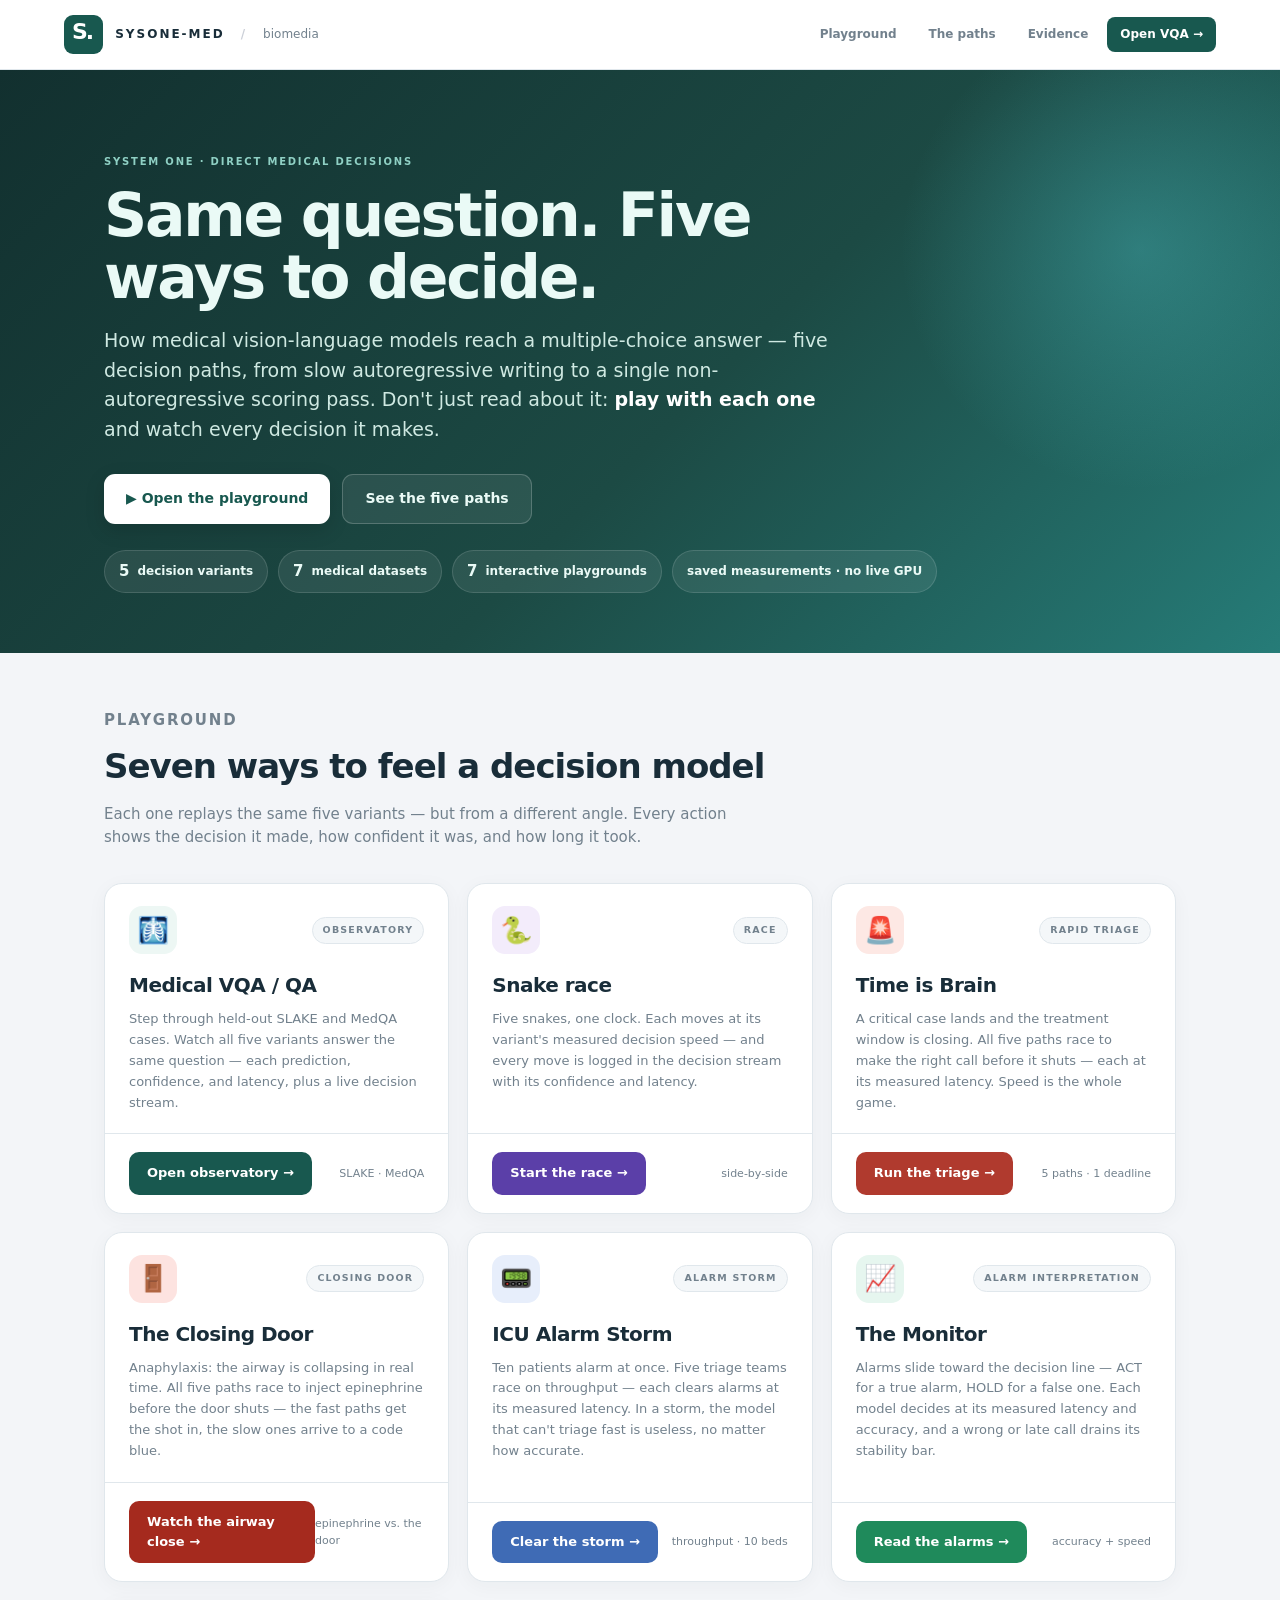
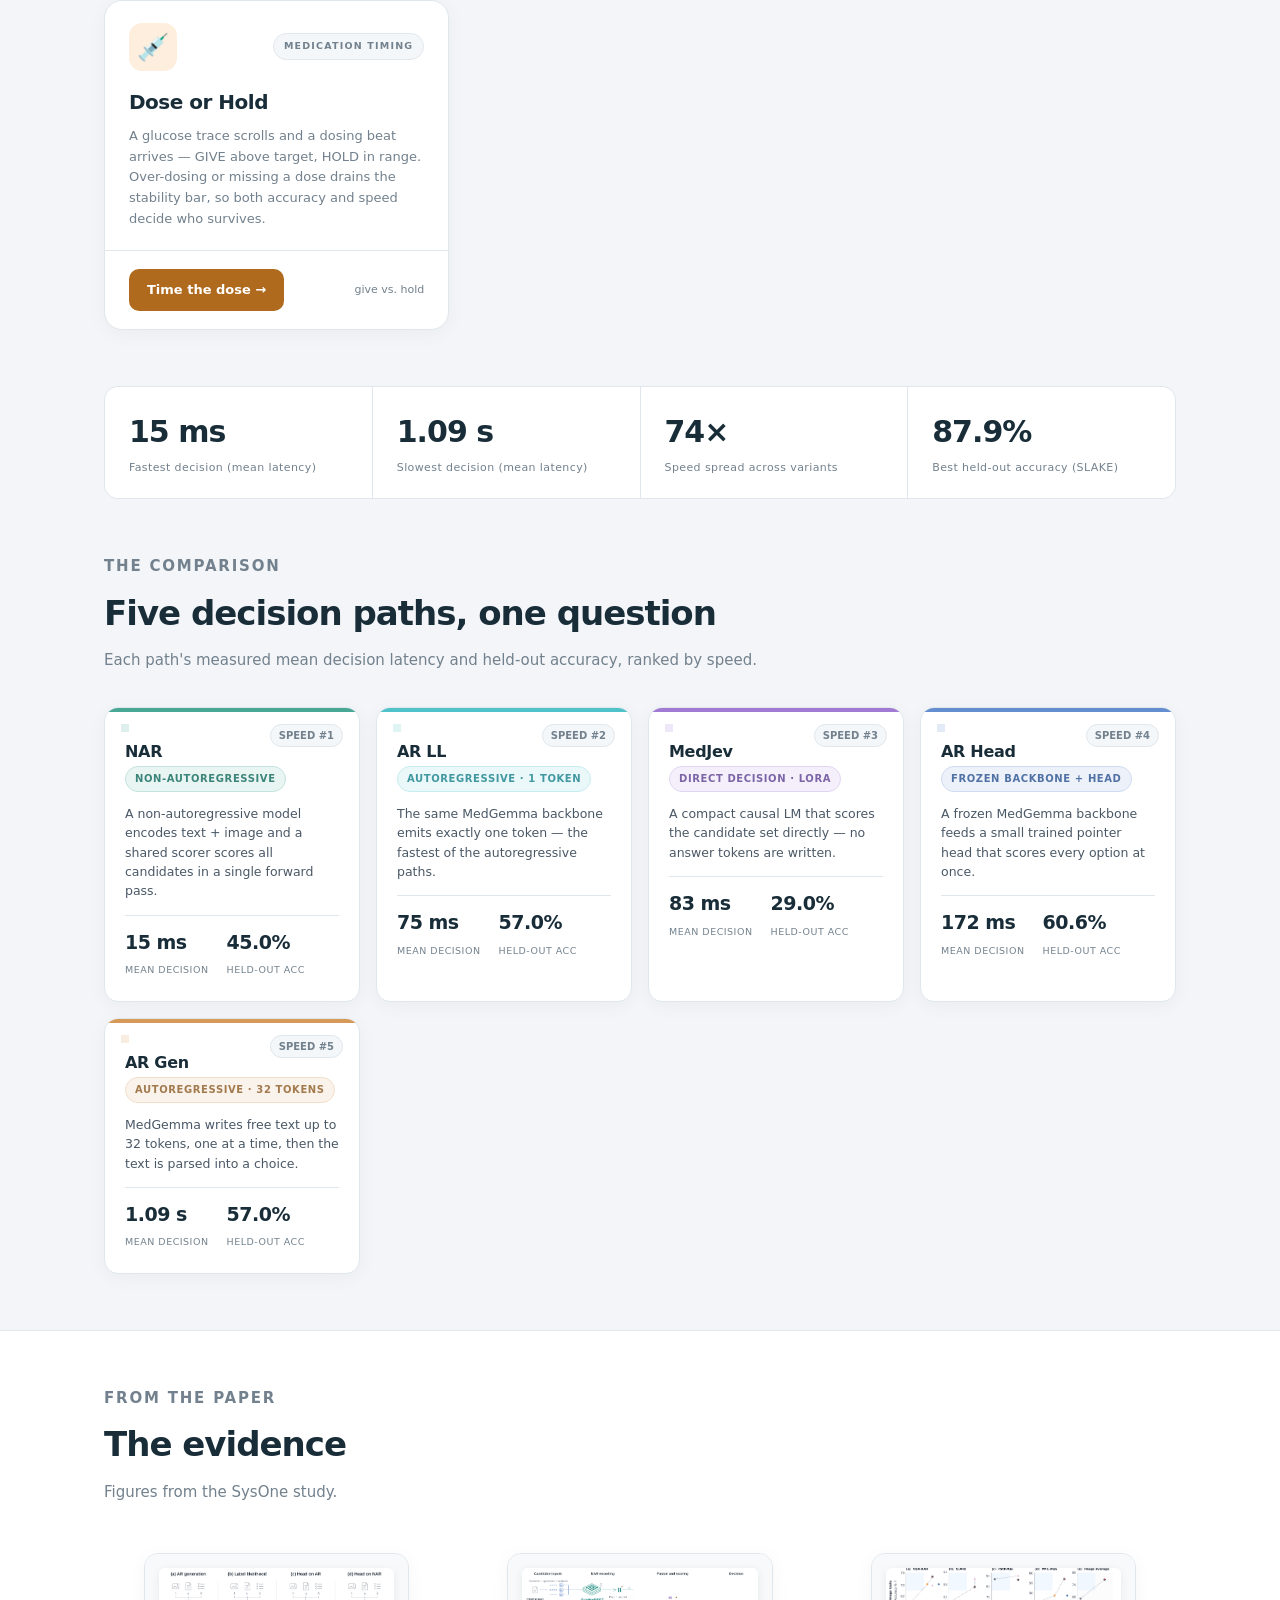
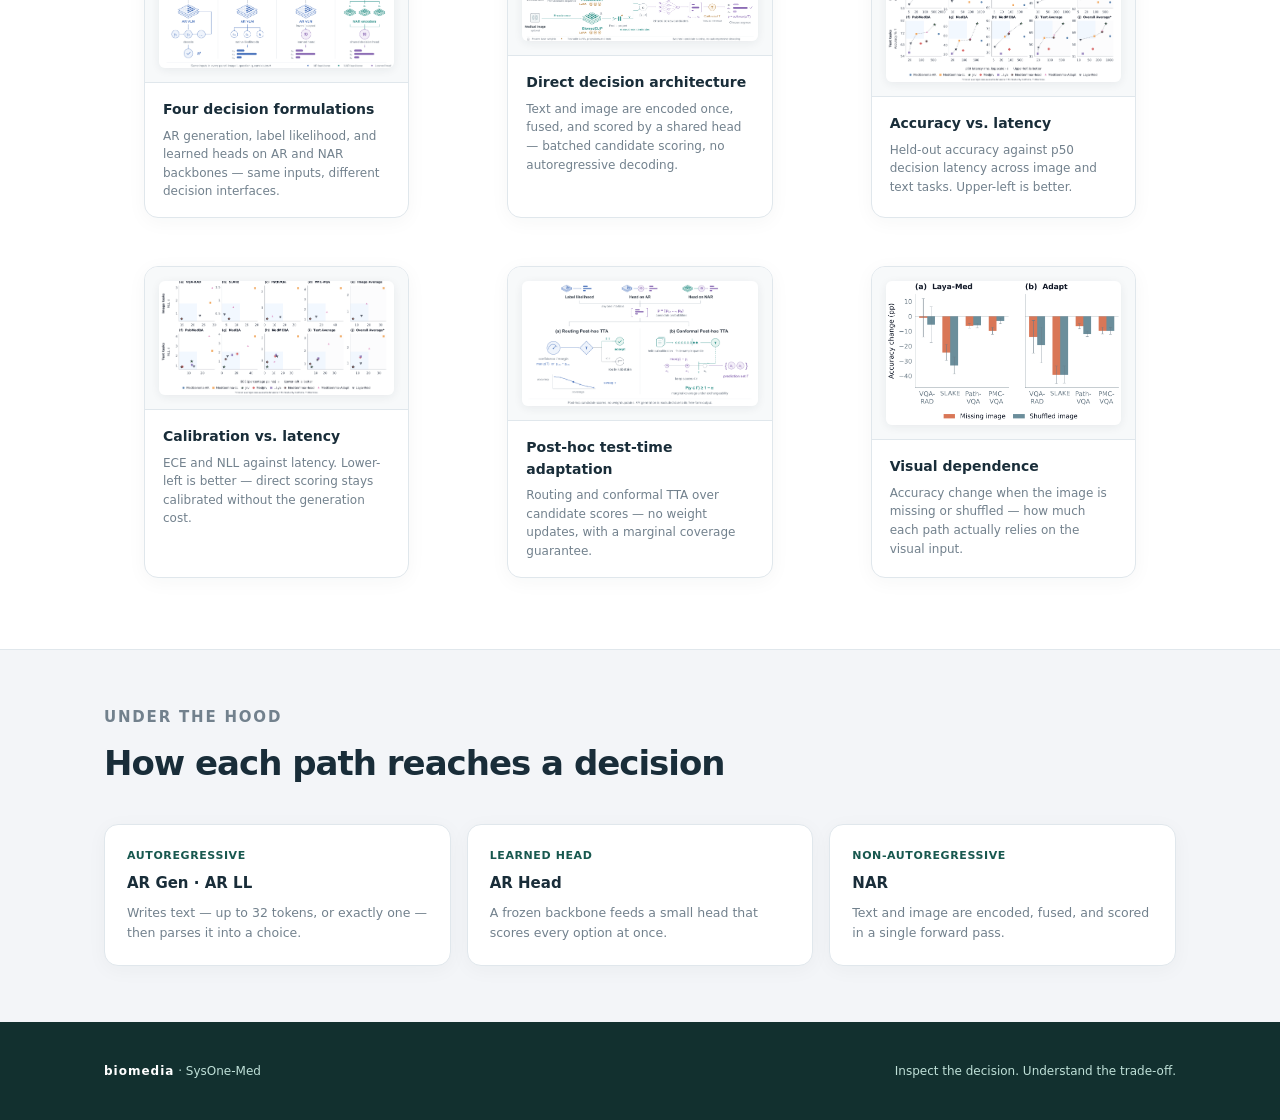
<file: index.html>
<!doctype html>
<html lang="en">

<head>
  <meta charset="utf-8">
  <meta name="viewport" content="width=device-width,initial-scale=1">
  <title>SysOne-Med · The Study</title>
  <link rel="stylesheet" href="style.css">
</head>

<body>
  <header>
    <a href="index.html" class="brand"><span class="logo">S.</span> SYSONE-MED <span class="divider">/</span> <span
        class="muted">biomedia</span></a>
    <nav>
      <a href="#playground">Playground</a>
      <a href="#paths">The paths</a>
      <a href="#evidence">Evidence</a>
      <a href="vqa/" class="cta">Open VQA →</a>
    </nav>
  </header>

  <!-- HERO -->
  <section class="hero">
    <div class="glow"></div>
    <div class="wrap">
      <p class="eyebrow">System One · direct medical decisions</p>
      <h1>Same question. Five ways to decide.</h1>
      <p class="lede">
        How medical vision-language models reach a multiple-choice answer — five decision paths,
        from slow autoregressive writing to a single non-autoregressive scoring pass.
        Don't just read about it: <b>play with each one</b> and watch every decision it makes.
      </p>
      <div class="hero-cta">
        <a href="#playground" class="btn-primary">▶ Open the playground</a>
        <a href="#paths" class="btn-ghost">See the five paths</a>
      </div>
      <div class="chips">
        <span class="chip"><b>5</b> decision variants</span>
        <span class="chip"><b>7</b> medical datasets</span>
        <span class="chip"><b>7</b> interactive playgrounds</span>
        <span class="chip">saved measurements · no live GPU</span>
      </div>
    </div>
  </section>

  <!-- PLAYGROUND -->
  <section class="block" id="playground">
    <div class="wrap">
      <div class="sec-head">
        <p class="eyebrow">Playground</p>
        <h2>Seven ways to feel a decision model</h2>
        <p>Each one replays the same five variants — but from a different angle. Every action shows the
          decision it made, how confident it was, and how long it took.</p>
      </div>
      <div class="play-grid">
        <a class="play-card vqa" href="vqa/">
          <div class="play-top"><span class="play-icon">🩻</span><span class="play-kind">OBSERVATORY</span></div>
          <h3>Medical VQA / QA</h3>
          <p>Step through held-out SLAKE and MedQA cases. Watch all five variants answer the same question —
            each prediction, confidence, and latency, plus a live decision stream.</p>
          <div class="play-go"><span class="btn">Open observatory →</span><small>SLAKE · MedQA</small></div>
        </a>
        <a class="play-card snake" href="snake.html">
          <div class="play-top"><span class="play-icon">🐍</span><span class="play-kind">RACE</span></div>
          <h3>Snake race</h3>
          <p>Five snakes, one clock. Each moves at its variant's measured decision speed — and every move
            is logged in the decision stream with its confidence and latency.</p>
          <div class="play-go"><span class="btn">Start the race →</span><small>side-by-side</small></div>
        </a>
        <a class="play-card triage" href="triage.html">
          <div class="play-top"><span class="play-icon">🚨</span><span class="play-kind">RAPID TRIAGE</span></div>
          <h3>Time is Brain</h3>
          <p>A critical case lands and the treatment window is closing. All five paths race to make the
            right call before it shuts — each at its measured latency. Speed is the whole game.</p>
          <div class="play-go"><span class="btn">Run the triage →</span><small>5 paths · 1 deadline</small></div>
        </a>
        <a class="play-card anaphylaxis" href="anaphylaxis.html">
          <div class="play-top"><span class="play-icon">🚪</span><span class="play-kind">CLOSING DOOR</span></div>
          <h3>The Closing Door</h3>
          <p>Anaphylaxis: the airway is collapsing in real time. All five paths race to inject epinephrine
            before the door shuts — the fast paths get the shot in, the slow ones arrive to a code blue.</p>
          <div class="play-go"><span class="btn">Watch the airway close →</span><small>epinephrine vs. the door</small>
          </div>
        </a>
        <a class="play-card icu" href="icu.html">
          <div class="play-top"><span class="play-icon">📟</span><span class="play-kind">ALARM STORM</span></div>
          <h3>ICU Alarm Storm</h3>
          <p>Ten patients alarm at once. Five triage teams race on throughput — each clears alarms at its
            measured latency. In a storm, the model that can't triage fast is useless, no matter how accurate.</p>
          <div class="play-go"><span class="btn">Clear the storm →</span><small>throughput · 10 beds</small></div>
        </a>
        <a class="play-card monitor" href="monitor.html">
          <div class="play-top"><span class="play-icon">📈</span><span class="play-kind">ALARM INTERPRETATION</span></div>
          <h3>The Monitor</h3>
          <p>Alarms slide toward the decision line — ACT for a true alarm, HOLD for a false one. Each model
            decides at its measured latency and accuracy, and a wrong or late call drains its stability bar.</p>
          <div class="play-go"><span class="btn">Read the alarms →</span><small>accuracy + speed</small></div>
        </a>
        <a class="play-card dose" href="dose.html">
          <div class="play-top"><span class="play-icon">💉</span><span class="play-kind">MEDICATION TIMING</span></div>
          <h3>Dose or Hold</h3>
          <p>A glucose trace scrolls and a dosing beat arrives — GIVE above target, HOLD in range. Over-dosing or
            missing a dose drains the stability bar, so both accuracy and speed decide who survives.</p>
          <div class="play-go"><span class="btn">Time the dose →</span><small>give vs. hold</small></div>
        </a>
      </div>
    </div>
  </section>

  <!-- STAT STRIP -->
  <section class="block" style="padding-top:0;padding-bottom:0">
    <div class="wrap">
      <div class="stats">
        <div class="stat">
          <div class="n" id="statFastest">—</div>
          <div class="l">Fastest decision (mean latency)</div>
        </div>
        <div class="stat">
          <div class="n" id="statSlowest">—</div>
          <div class="l">Slowest decision (mean latency)</div>
        </div>
        <div class="stat">
          <div class="n" id="statSpread">—</div>
          <div class="l">Speed spread across variants</div>
        </div>
        <div class="stat">
          <div class="n" id="statAcc">—</div>
          <div class="l">Best held-out accuracy (SLAKE)</div>
        </div>
      </div>
    </div>
  </section>

  <!-- THE FIVE PATHS -->
  <section class="block" id="paths">
    <div class="wrap">
      <div class="sec-head">
        <p class="eyebrow">The comparison</p>
        <h2>Five decision paths, one question</h2>
        <p>Each path's measured mean decision latency and held-out accuracy, ranked by speed.</p>
      </div>
      <div class="variants" id="variantGrid"><!-- populated by home.js --></div>
    </div>
  </section>

  <!-- EVIDENCE / FIGURES -->
  <section class="block alt" id="evidence">
    <div class="wrap">
      <div class="sec-head">
        <p class="eyebrow">From the paper</p>
        <h2>The evidence</h2>
        <p>Figures from the SysOne study.</p>
      </div>
      <div class="figures">
        <figure class="fig">
          <div class="img"><img src="figures/decision_formulations_refined-1.png" alt="Four decision formulations"
              loading="lazy"></div>
          <figcaption class="cap">
            <h3>Four decision formulations</h3>
            <p>AR generation, label likelihood, and learned heads on AR and NAR backbones — same inputs, different
              decision interfaces.</p>
          </figcaption>
        </figure>
        <figure class="fig">
          <div class="img"><img src="figures/layamed_multimodal_nar-1.png" alt="NAR direct decision architecture"
              loading="lazy"></div>
          <figcaption class="cap">
            <h3>Direct decision architecture</h3>
            <p>Text and image are encoded once, fused, and scored by a shared head — batched candidate scoring, no
              autoregressive decoding.</p>
          </figcaption>
        </figure>
        <figure class="fig">
          <div class="img"><img src="figures/accuracy_latency_pareto-1.png" alt="Accuracy versus latency"
              loading="lazy"></div>
          <figcaption class="cap">
            <h3>Accuracy vs. latency</h3>
            <p>Held-out accuracy against p50 decision latency across image and text tasks. Upper-left is better.</p>
          </figcaption>
        </figure>
        <figure class="fig">
          <div class="img"><img src="figures/ece_nll_pareto-1.png" alt="Calibration versus latency" loading="lazy">
          </div>
          <figcaption class="cap">
            <h3>Calibration vs. latency</h3>
            <p>ECE and NLL against latency. Lower-left is better — direct scoring stays calibrated without the
              generation cost.</p>
          </figcaption>
        </figure>
        <figure class="fig">
          <div class="img"><img src="figures/posthoc_tta_final-1.png" alt="Post-hoc test-time adaptation"
              loading="lazy"></div>
          <figcaption class="cap">
            <h3>Post-hoc test-time adaptation</h3>
            <p>Routing and conformal TTA over candidate scores — no weight updates, with a marginal coverage guarantee.
            </p>
          </figcaption>
        </figure>
        <figure class="fig">
          <div class="img"><img src="figures/visual_dependence_ablation-1.png" alt="Visual dependence ablation"
              loading="lazy"></div>
          <figcaption class="cap">
            <h3>Visual dependence</h3>
            <p>Accuracy change when the image is missing or shuffled — how much each path actually relies on the visual
              input.</p>
          </figcaption>
        </figure>
      </div>
    </div>
  </section>

  <!-- MECHANISM STRIP -->
  <section class="block">
    <div class="wrap">
      <div class="sec-head">
        <p class="eyebrow">Under the hood</p>
        <h2>How each path reaches a decision</h2>
      </div>
      <div class="mech">
        <div class="m">
          <div class="k">Autoregressive</div>
          <h4>AR Gen · AR LL</h4>
          <p>Writes text — up to 32 tokens, or exactly one — then parses it into a choice.</p>
        </div>
        <div class="m">
          <div class="k">Learned head</div>
          <h4>AR Head</h4>
          <p>A frozen backbone feeds a small head that scores every option at once.</p>
        </div>
        <div class="m">
          <div class="k">Non-autoregressive</div>
          <h4>NAR</h4>
          <p>Text and image are encoded, fused, and scored in a single forward pass.</p>
        </div>
      </div>
    </div>
  </section>

  <footer>
    <div class="wrap">
      <span><b>biomedia</b> · SysOne-Med</span>
      <span>Inspect the decision. Understand the trade-off.</span>
    </div>
  </footer>

  <script src="home.js"></script>
</body>

</html>
</file>
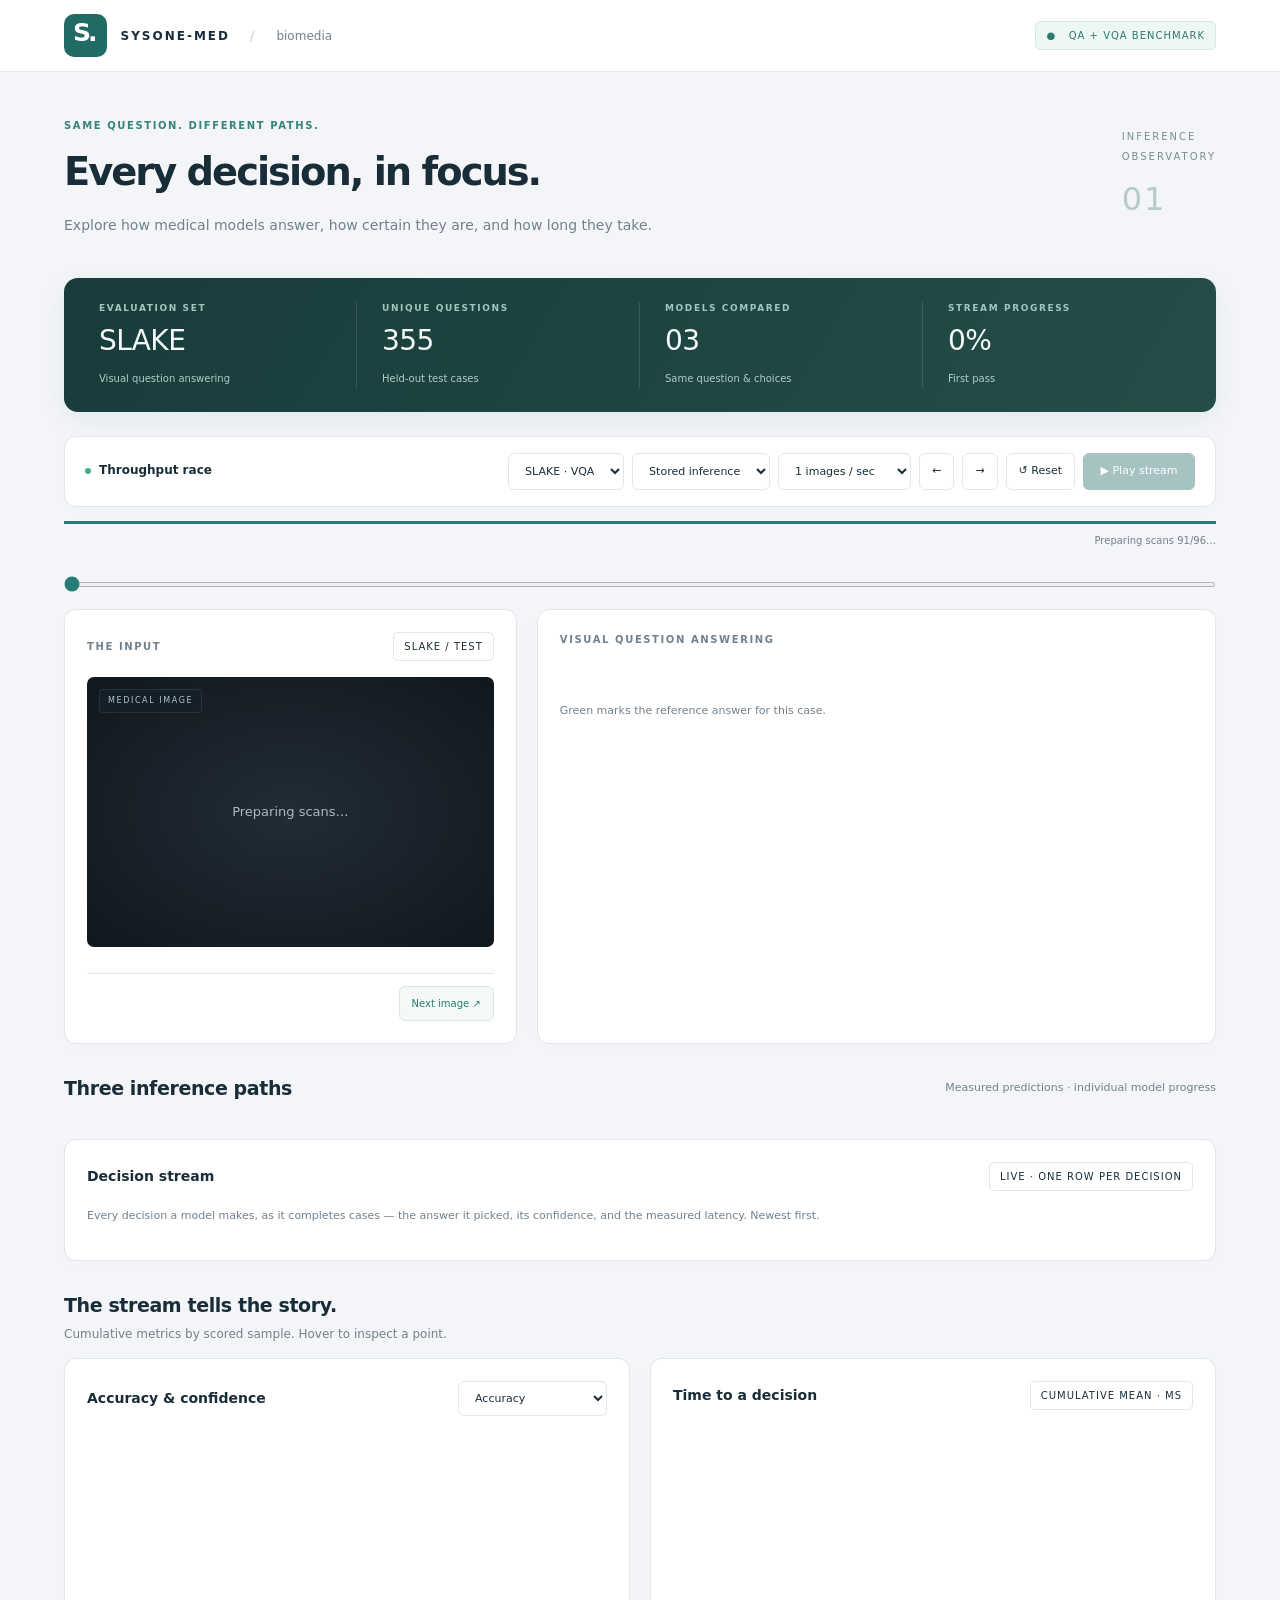
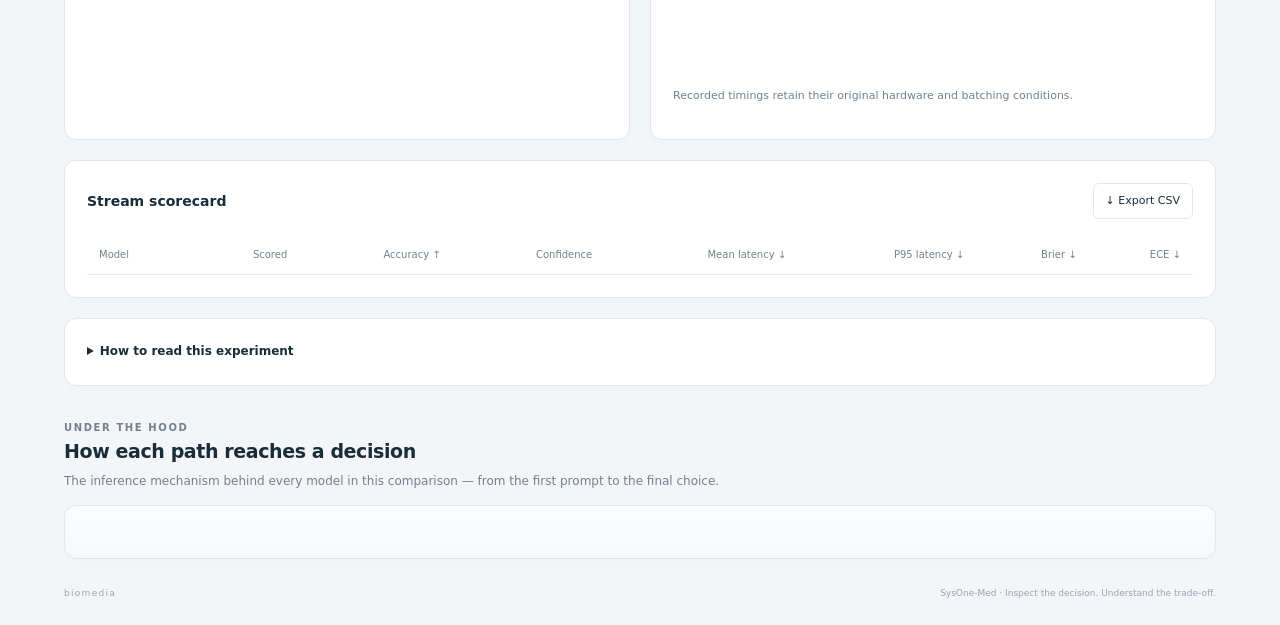
<file: vqa/index.html>
<!doctype html>
<html lang="en">

<head>
  <meta charset="utf-8">
  <meta name="viewport" content="width=device-width,initial-scale=1">
  <title>SysOne-Med · biomedia</title>
  <link rel="stylesheet" href="style.css">
</head>

<body>
  <header><a href="../index.html" class="brand"><span class="logo">S.</span> SYSONE-MED <span class="divider">/</span> <span
        class="muted">biomedia</span></a><span class="badge">● &nbsp; QA + VQA BENCHMARK</span></header>
  <main>
    <div class="intro">
      <div>
        <p class="eyebrow">SAME QUESTION. DIFFERENT PATHS.</p>
        <h1>Every decision, in focus.</h1>
        <p class="muted">Explore how medical models answer, how certain they are, and how long they take.</p>
      </div><span class="edition">INFERENCE<br>OBSERVATORY <b>01</b></span>
    </div>
    <section class="overview">
      <div><span class="eyebrow">EVALUATION SET</span><strong id="overviewDataset">SLAKE</strong><small
          id="overviewDescription">Visual question answering</small></div>
      <div><span class="eyebrow">UNIQUE QUESTIONS</span><strong id="overviewCases">355</strong><small>Held-out test
          cases</small></div>
      <div><span class="eyebrow">MODELS COMPARED</span><strong id="overviewModels">03</strong><small>Same question &
          choices</small></div>
      <div><span class="eyebrow" id="overviewProgressLabel">STREAM PROGRESS</span><strong
          id="overviewProgress">0%</strong><small id="overviewPass">First pass</small></div>
    </section>
    <section class="toolbar">
      <div><span class="status-dot"></span><strong id="modeLabel">Throughput race</strong><small
          id="datasetInfo"></small></div>
      <div class="controls">
        <select id="dataset" aria-label="Dataset">
          <option value="slake">SLAKE · VQA</option>
          <option value="med_qa">MedQA · QA</option>
        </select>
        <select id="inferenceMode" aria-label="Inference mode">
          <option value="stored">Stored inference</option>
          <option value="live">Run inference</option>
        </select>
        <select id="speed" aria-label="Playback rate">
          <option value="1000">1 images / sec</option>
          <option value="200">5 images / sec</option>
          <option value="40">25 images / sec</option>
        </select>
        <button id="previous" aria-label="Previous question">←</button><button id="next"
          aria-label="Next question">→</button><button id="reset" title="Restart stream">↺ Reset</button><button
          id="play" class="primary" disabled>▶ Play stream</button>
      </div>
    </section>
    <p id="raceNote" class="race-note" hidden>Each model works through the same queue at its own measured speed. The
      preview rate only controls the question/image viewer. Cards show each model’s latest completed case; their metrics
      may cover different numbers of questions. Saved-measurement replay, not live inference.</p>
    <div class="progress">
      <div id="progress"></div>
    </div>
    <div class="stream-meta"><span id="position"></span><span id="runStatus">Preparing comparison…</span></div>
    <input id="seek" type="range" min="0" value="0" aria-label="Inspect sample"
      style="width:100%;accent-color:#267c78;margin:0 0 22px">
    <section class="case-grid">
      <article class="panel image-panel">
        <div class="panel-top"><span class="eyebrow">THE INPUT</span><span class="tag" id="taskTag">SLAKE / TEST</span>
        </div>
        <div class="scan"><span class="scan-label" id="scanLabel">MEDICAL IMAGE</span><img id="scan"
            alt="SLAKE medical question image" hidden><span id="imageError">Preparing scans…</span></div>
        <div class="image-caption"><span id="sampleId"></span><span id="cycle"></span></div>
        <div class="image-actions"><span id="imageIdentity"></span><button id="nextImage">Next image ↗</button></div>
      </article>
      <article class="panel question-panel">
        <div class="panel-top"><span class="eyebrow" id="questionType">VISUAL QUESTION ANSWERING</span><span
            id="optionCount" class="muted"></span></div>
        <h2 id="question"></h2>
        <div id="options" class="options"></div>
        <p class="subtle">Green marks the reference answer for this case.</p>
      </article>
    </section>
    <div class="section-title">
      <h2 id="pathsTitle">Three inference paths</h2><span class="muted">Measured predictions · individual model
        progress</span>
    </div>
    <section id="cards" class="cards"></section>
    <section class="panel stream-panel">
      <div class="panel-top">
        <h3>Decision stream</h3><span class="tag">LIVE · ONE ROW PER DECISION</span>
      </div>
      <p class="subtle">Every decision a model makes, as it completes cases — the answer it picked, its confidence, and
        the measured latency. Newest first.</p>
      <div class="decision-stream" id="decisionStream"></div>
    </section>
    <section id="racePanel" class="panel throughput-panel" hidden>
      <div class="panel-top">
        <h3>Completed samples over time</h3><span class="tag">SHARED CLOCK · INDEPENDENT WORKERS</span>
      </div>
      <canvas id="throughput" role="img" aria-label="Completed samples per model versus replay seconds"></canvas>
      <p class="subtle">One sequential worker per model, using saved per-case latency. No waiting for another model.
        Original hardware and batching conditions still apply.</p>
    </section>
    <div class="section-title">
      <div>
        <h2>The stream tells the story.</h2>
        <p class="muted">Cumulative metrics by scored sample. Hover to inspect a point.</p>
      </div>
      <div id="legend" class="legend"></div>
    </div>
    <section class="plots">
      <article class="panel">
        <div class="panel-top">
          <h3>Accuracy & confidence</h3><select id="metric" aria-label="Metric">
            <option value="accuracy">Accuracy</option>
            <option value="confidence">Mean confidence</option>
            <option value="brier">Brier score ↓</option>
            <option value="ece">Calibration error ↓</option>
          </select>
        </div><canvas id="quality" role="img" aria-label="Progressive quality comparison"></canvas>
        <p class="subtle" id="qualityHelp"></p>
      </article>
      <article class="panel">
        <div class="panel-top">
          <h3>Time to a decision</h3><span class="tag">CUMULATIVE MEAN · MS</span>
        </div><canvas id="latency" role="img" aria-label="Progressive latency comparison"></canvas>
        <p class="subtle">Recorded timings retain their original hardware and batching conditions.</p>
      </article>
    </section>
    <section class="panel table-panel">
      <div class="panel-top">
        <h3>Stream scorecard</h3><button id="export">↓ Export CSV</button>
      </div>
      <div class="table-scroll">
        <table>
          <thead>
            <tr>
              <th>Model</th>
              <th>Scored</th>
              <th>Accuracy ↑</th>
              <th>Confidence</th>
              <th>Mean latency ↓</th>
              <th>P95 latency ↓</th>
              <th>Brier ↓</th>
              <th>ECE ↓</th>
            </tr>
          </thead>
          <tbody id="scorecard"></tbody>
        </table>
      </div>
    </section>
    <details class="panel methodology">
      <summary>How to read this experiment</summary>
      <p>The 1,000-step SLAKE stream cycles through 355 unique held-out questions, alternating image groups. Repeats are
        labeled and are not independent measurements. MedQA uses 1,000 unique held-out questions.</p>
      <p>Aligned comparison uses the same completed sample prefix for all models. Throughput race replays each model
        independently using cumulative saved latency, starting with zero completed samples on one shared clock. Pausing
        freezes that clock; resuming continues it. Preview speed and scrubbing do not change model throughput. The race
        estimates sequential throughput from original measurements; it is not a new hardware benchmark or live
        inference.</p>
      <p>Race cards show different cases. Use “Inspect latest” to view the image, question, and options for a model’s
        most recent result. Quality plots use scored sample index; the throughput plot uses elapsed replay time.</p>
      <p>Confidence is the predicted answer’s probability. Invalid AR outputs count as errors. Saved logits use their
        calibration temperature, and collected probabilities are preserved. Brier sums squared errors; ECE uses 10
        equal-width confidence bins. All results come from stored measurements, including your collected MedJev run.</p>
      <p>MedJev is text-only and appears in MedQA. SLAKE compares AR Gen, AR Head, AR LL, and NAR (Laya-Med). Scans are
        preloaded and decoded once before playback, then reused across questions.</p>
      <p id="sources"></p>
    </details>
    <section class="section-title">
      <div><span class="eyebrow">UNDER THE HOOD</span>
        <h2>How each path reaches a decision</h2>
        <p class="muted">The inference mechanism behind every model in this comparison — from the first prompt to the
          final choice.</p>
      </div>
    </section>
    <section id="mechanism" class="panel mechanism-panel"></section>
    <footer>biomedia <span>SysOne-Med · Inspect the decision. Understand the trade-off.</span></footer>
  </main>
  <div id="tooltip" class="tooltip" hidden></div>
  <script src="race.js"></script>
  <script src="app.js"></script>
</body>

</html>
</file>
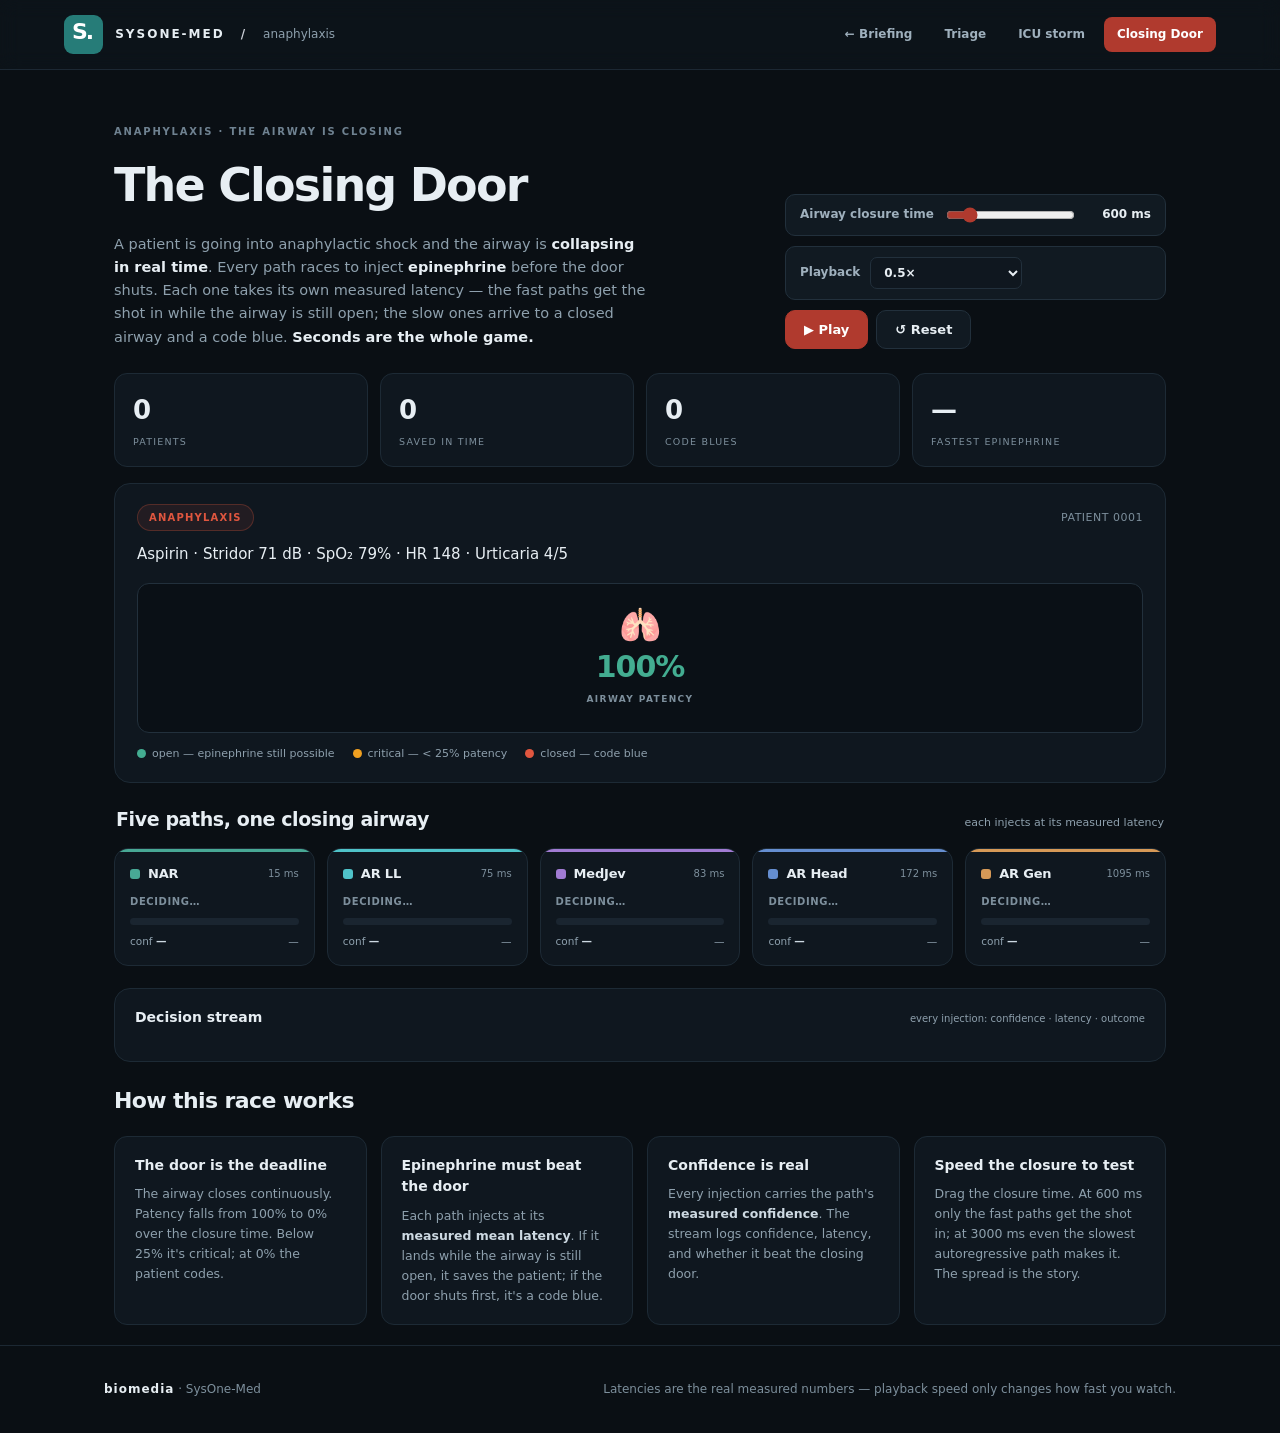
<file: anaphylaxis.html>
<!doctype html>
<html lang="en">

<head>
    <meta charset="utf-8">
    <meta name="viewport" content="width=device-width,initial-scale=1">
    <title>SysOne-Med · The Closing Door — anaphylaxis</title>
    <link rel="stylesheet" href="style.css">
    <link rel="stylesheet" href="anaphylaxis.css">
</head>

<body class="dark">
    <header class="dark">
        <a href="index.html" class="brand"><span class="logo">S.</span> SYSONE-MED <span class="divider">/</span> <span
                class="muted">anaphylaxis</span></a>
        <nav>
            <a href="/">← Briefing</a>
            <a href="triage.html">Triage</a>
            <a href="icu.html">ICU storm</a>
            <a href="anaphylaxis.html" class="cta">Closing Door</a>
        </nav>
    </header>

    <main class="ana-main">
        <div class="ana-head">
            <div>
                <p class="eyebrow">Anaphylaxis · the airway is closing</p>
                <h1>The Closing Door</h1>
                <p class="muted">
                    A patient is going into anaphylactic shock and the airway is <b>collapsing in real time</b>.
                    Every path races to inject <b>epinephrine</b> before the door shuts. Each one takes its own
                    measured latency — the fast paths get the shot in while the airway is still open; the slow ones
                    arrive to a closed airway and a code blue. <b>Seconds are the whole game.</b>
                </p>
            </div>
            <div class="ana-ctrl">
                <label class="ctl"><span>Airway closure time</span>
                    <input id="closure" type="range" min="200" max="3000" step="50" value="600"
                        aria-label="Airway closure time in ms">
                    <b id="closureVal">600 ms</b>
                </label>
                <label class="ctl"><span>Playback</span>
                    <select id="mult" aria-label="Playback speed">
                        <option value="0.25">0.25× (slow-mo)</option>
                        <option value="0.5" selected>0.5×</option>
                        <option value="1">1×</option>
                    </select>
                </label>
                <div class="ctl-btns">
                    <button id="play" class="primary">▶ Play</button>
                    <button id="reset">↺ Reset</button>
                </div>
            </div>
        </div>

        <div class="ana-stats" id="anaStats">
            <div class="tstat">
                <div class="n" id="stPatients">0</div>
                <div class="l">PATIENTS</div>
            </div>
            <div class="tstat">
                <div class="n" id="stSaved">0</div>
                <div class="l">SAVED IN TIME</div>
            </div>
            <div class="tstat">
                <div class="n" id="stCode">0</div>
                <div class="l">CODE BLUES</div>
            </div>
            <div class="tstat">
                <div class="n" id="stFastest">—</div>
                <div class="l">FASTEST EPINEPHRINE</div>
            </div>
        </div>

        <!-- the closing airway -->
        <section class="panel airway-panel">
            <div class="airway-top">
                <span class="case-tag" id="caseTag">ANAPHYLAXIS</span>
                <span class="case-num" id="caseNum">PATIENT 0001</span>
            </div>
            <div class="airway-state" id="caseState">Peanut exposure · Stridor 88 dB · SpO₂ 84% · HR 138</div>

            <div class="airway" id="airway">
                <div class="door left" id="doorL"></div>
                <div class="door right" id="doorR"></div>
                <div class="airway-core">
                    <div class="breath" id="breath">🫁</div>
                    <div class="patency" id="patency">100%</div>
                    <div class="patency-lbl">AIRWAY PATENCY</div>
                </div>
            </div>

            <div class="airway-legend">
                <span class="lg"><i class="dot open"></i> open — epinephrine still possible</span>
                <span class="lg"><i class="dot crit"></i> critical — &lt; 25% patency</span>
                <span class="lg"><i class="dot closed"></i> closed — code blue</span>
            </div>
        </section>

        <!-- the five racers -->
        <div class="section-title">
            <h2>Five paths, one closing airway</h2><span class="muted">each injects at its measured latency</span>
        </div>
        <section class="racers" id="racers"><!-- 5 racer cards injected --></section>

        <!-- decision stream -->
        <section class="panel board-strip">
            <div class="board-top">
                <h3>Decision stream</h3><span class="muted">every injection: confidence · latency · outcome</span>
            </div>
            <div class="stream" id="stream"></div>
        </section>

        <section class="explain">
            <h2>How this race works</h2>
            <div class="explain-grid">
                <div class="ex">
                    <h3>The door is the deadline</h3>
                    <p>The airway closes continuously. Patency falls from 100% to 0% over the closure time. Below
                        25% it's critical; at 0% the patient codes.</p>
                </div>
                <div class="ex">
                    <h3>Epinephrine must beat the door</h3>
                    <p>Each path injects at its <b>measured mean latency</b>. If it lands while the airway is still
                        open, it saves the patient; if the door shuts first, it's a code blue.</p>
                </div>
                <div class="ex">
                    <h3>Confidence is real</h3>
                    <p>Every injection carries the path's <b>measured confidence</b>. The stream logs confidence,
                        latency, and whether it beat the closing door.</p>
                </div>
                <div class="ex">
                    <h3>Speed the closure to test</h3>
                    <p>Drag the closure time. At 600 ms only the fast paths get the shot in; at 3000 ms even the
                        slowest autoregressive path makes it. The spread is the story.</p>
                </div>
            </div>
        </section>
    </main>

    <footer class="dark">
        <div class="wrap">
            <span><b>biomedia</b> · SysOne-Med</span>
            <span>Latencies are the real measured numbers — playback speed only changes how fast you watch.</span>
        </div>
    </footer>

    <script src="anaphylaxis.js"></script>
</body>

</html>
</file>
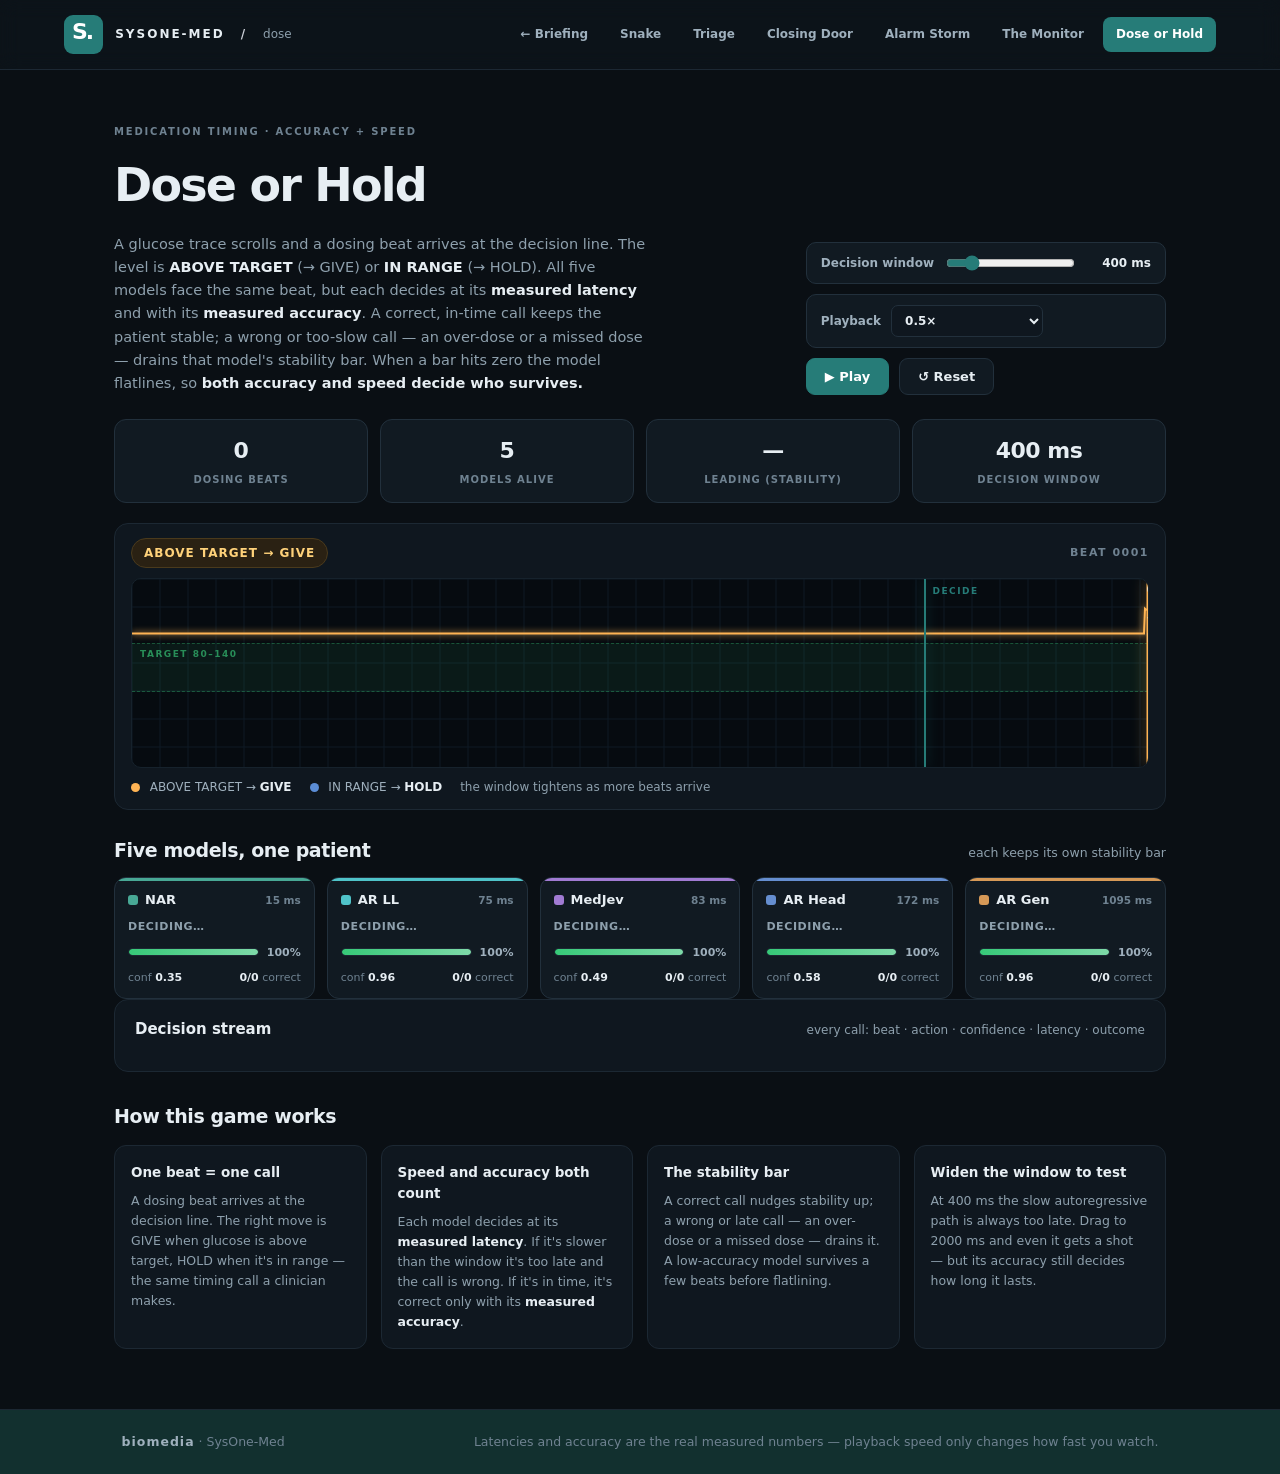
<file: dose.html>
<!doctype html>
<html lang="en">

<head>
    <meta charset="utf-8">
    <meta name="viewport" content="width=device-width,initial-scale=1">
    <title>SysOne-Med · Dose or Hold — medication timing</title>
    <link rel="stylesheet" href="style.css">
    <link rel="stylesheet" href="dose.css">
</head>

<body class="dark">
    <header class="dark">
        <a href="index.html" class="brand"><span class="logo">S.</span> SYSONE-MED <span class="divider">/</span> <span
                class="muted">dose</span></a>
        <nav>
            <a href="/">← Briefing</a>
            <a href="snake.html">Snake</a>
            <a href="triage.html">Triage</a>
            <a href="anaphylaxis.html">Closing Door</a>
            <a href="icu.html">Alarm Storm</a>
            <a href="monitor.html">The Monitor</a>
            <a href="dose.html" class="cta">Dose or Hold</a>
        </nav>
    </header>

    <main class="dose-main">
        <div class="dose-head">
            <div>
                <p class="eyebrow">Medication timing · accuracy + speed</p>
                <h1>Dose or Hold</h1>
                <p class="muted">
                    A glucose trace scrolls and a dosing beat arrives at the decision line. The level is
                    <b>ABOVE TARGET</b> (→ GIVE) or <b>IN RANGE</b> (→ HOLD). All five models face the same beat, but
                    each decides at its <b>measured latency</b> and with its <b>measured accuracy</b>. A correct,
                    in-time call keeps the patient stable; a wrong or too-slow call — an over-dose or a missed dose —
                    drains that model's stability bar. When a bar hits zero the model flatlines, so <b>both accuracy
                    and speed decide who survives.</b>
                </p>
            </div>
            <div class="dose-ctrl">
                <label class="ctl"><span>Decision window</span>
                    <input id="window" type="range" min="100" max="2000" step="50" value="400"
                        aria-label="Decision window in ms">
                    <b id="windowVal">400 ms</b>
                </label>
                <label class="ctl"><span>Playback</span>
                    <select id="mult" aria-label="Playback speed">
                        <option value="0.25">0.25× (slow-mo)</option>
                        <option value="0.5" selected>0.5×</option>
                        <option value="1">1×</option>
                    </select>
                </label>
                <div class="ctl-btns">
                    <button id="play" class="primary">▶ Play</button>
                    <button id="reset">↺ Reset</button>
                </div>
            </div>
        </div>

        <div class="dose-stats" id="doseStats">
            <div class="tstat">
                <div class="n" id="stBeats">0</div>
                <div class="l">DOSING BEATS</div>
            </div>
            <div class="tstat">
                <div class="n" id="stAlive">5</div>
                <div class="l">MODELS ALIVE</div>
            </div>
            <div class="tstat">
                <div class="n" id="stLeader">—</div>
                <div class="l">LEADING (STABILITY)</div>
            </div>
            <div class="tstat">
                <div class="n" id="stWindow">400 ms</div>
                <div class="l">DECISION WINDOW</div>
            </div>
        </div>

        <!-- glucose trace -->
        <section class="panel trace-panel">
            <div class="trace-top">
                <span class="trace-tag" id="traceTag">—</span>
                <span class="trace-num" id="traceNum">BEAT 0000</span>
            </div>
            <div class="trace-stage">
                <canvas id="glucose"></canvas>
                <div class="target-band"></div>
                <div class="decision-line"></div>
                <div class="beat-marker" id="marker"><span id="markerLabel">—</span></div>
            </div>
            <div class="trace-legend">
                <span><i class="dot give"></i> ABOVE TARGET → <b>GIVE</b></span>
                <span><i class="dot hold"></i> IN RANGE → <b>HOLD</b></span>
                <span class="muted">the window tightens as more beats arrive</span>
            </div>
        </section>

        <!-- the five models -->
        <div class="section-title">
            <h2>Five models, one patient</h2><span class="muted">each keeps its own stability bar</span>
        </div>
        <section class="models" id="models"><!-- 5 model cards injected --></section>

        <!-- decision stream -->
        <section class="panel board-strip">
            <div class="board-top">
                <h3>Decision stream</h3><span class="muted">every call: beat · action · confidence · latency · outcome</span>
            </div>
            <div class="stream" id="stream"></div>
        </section>

        <!-- results -->
        <section class="panel results" id="results" hidden>
            <div class="board-top">
                <h3>Shift results</h3><span class="muted">who kept the patient stable the longest</span>
            </div>
            <div class="results-grid" id="resultsGrid"></div>
        </section>

        <section class="explain">
            <h2>How this game works</h2>
            <div class="explain-grid">
                <div class="ex">
                    <h3>One beat = one call</h3>
                    <p>A dosing beat arrives at the decision line. The right move is GIVE when glucose is above
                        target, HOLD when it's in range — the same timing call a clinician makes.</p>
                </div>
                <div class="ex">
                    <h3>Speed and accuracy both count</h3>
                    <p>Each model decides at its <b>measured latency</b>. If it's slower than the window it's too late
                        and the call is wrong. If it's in time, it's correct only with its <b>measured accuracy</b>.</p>
                </div>
                <div class="ex">
                    <h3>The stability bar</h3>
                    <p>A correct call nudges stability up; a wrong or late call — an over-dose or a missed dose —
                        drains it. A low-accuracy model survives a few beats before flatlining.</p>
                </div>
                <div class="ex">
                    <h3>Widen the window to test</h3>
                    <p>At 400 ms the slow autoregressive path is always too late. Drag to 2000 ms and even it gets a
                        shot — but its accuracy still decides how long it lasts.</p>
                </div>
            </div>
        </section>
    </main>

    <footer class="dark">
        <div class="wrap">
            <span><b>biomedia</b> · SysOne-Med</span>
            <span>Latencies and accuracy are the real measured numbers — playback speed only changes how fast you
                watch.</span>
        </div>
    </footer>

    <script src="dose.js"></script>
</body>

</html>
</file>
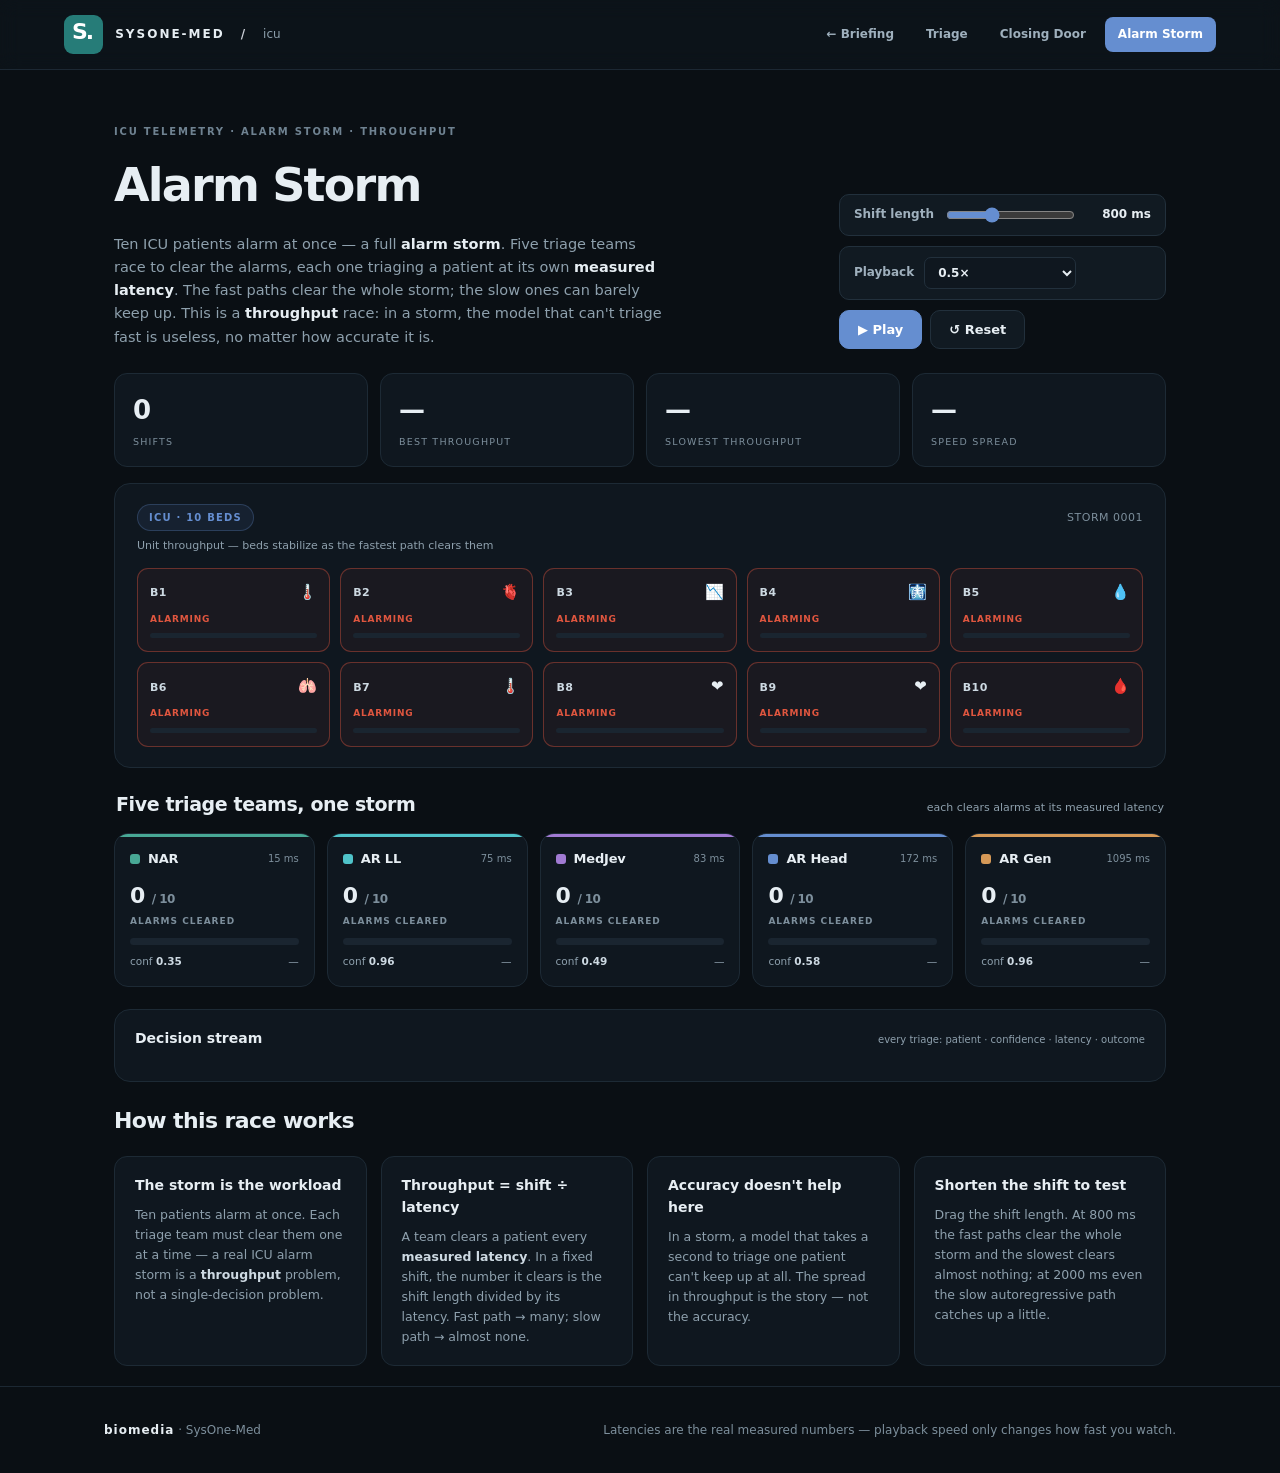
<file: icu.html>
<!doctype html>
<html lang="en">

<head>
    <meta charset="utf-8">
    <meta name="viewport" content="width=device-width,initial-scale=1">
    <title>SysOne-Med · Alarm Storm — ICU throughput</title>
    <link rel="stylesheet" href="style.css">
    <link rel="stylesheet" href="icu.css">
</head>

<body class="dark">
    <header class="dark">
        <a href="index.html" class="brand"><span class="logo">S.</span> SYSONE-MED <span class="divider">/</span> <span
                class="muted">icu</span></a>
        <nav>
            <a href="/">← Briefing</a>
            <a href="triage.html">Triage</a>
            <a href="anaphylaxis.html">Closing Door</a>
            <a href="icu.html" class="cta">Alarm Storm</a>
        </nav>
    </header>

    <main class="icu-main">
        <div class="icu-head">
            <div>
                <p class="eyebrow">ICU telemetry · alarm storm · throughput</p>
                <h1>Alarm Storm</h1>
                <p class="muted">
                    Ten ICU patients alarm at once — a full <b>alarm storm</b>. Five triage teams race to clear the
                    alarms, each one triaging a patient at its own <b>measured latency</b>. The fast paths clear the
                    whole storm; the slow ones can barely keep up. This is a <b>throughput</b> race: in a storm, the
                    model that can't triage fast is useless, no matter how accurate it is.
                </p>
            </div>
            <div class="icu-ctrl">
                <label class="ctl"><span>Shift length</span>
                    <input id="shift" type="range" min="200" max="2000" step="50" value="800"
                        aria-label="Shift length in ms">
                    <b id="shiftVal">800 ms</b>
                </label>
                <label class="ctl"><span>Playback</span>
                    <select id="mult" aria-label="Playback speed">
                        <option value="0.25">0.25× (slow-mo)</option>
                        <option value="0.5" selected>0.5×</option>
                        <option value="1">1×</option>
                    </select>
                </label>
                <div class="ctl-btns">
                    <button id="play" class="primary">▶ Play</button>
                    <button id="reset">↺ Reset</button>
                </div>
            </div>
        </div>

        <div class="icu-stats" id="icuStats">
            <div class="tstat">
                <div class="n" id="stShifts">0</div>
                <div class="l">SHIFTS</div>
            </div>
            <div class="tstat">
                <div class="n" id="stBest">—</div>
                <div class="l">BEST THROUGHPUT</div>
            </div>
            <div class="tstat">
                <div class="n" id="stWorst">—</div>
                <div class="l">SLOWEST THROUGHPUT</div>
            </div>
            <div class="tstat">
                <div class="n" id="stSpread">—</div>
                <div class="l">SPEED SPREAD</div>
            </div>
        </div>

        <!-- the 10-bed unit -->
        <section class="panel unit-panel">
            <div class="unit-top">
                <span class="case-tag">ICU · 10 BEDS</span>
                <span class="case-num" id="stormNum">STORM 0001</span>
            </div>
            <div class="unit-sub muted">Unit throughput — beds stabilize as the fastest path clears them</div>
            <div class="beds" id="beds"><!-- 10 beds injected --></div>
        </section>

        <!-- the five triage teams -->
        <div class="section-title">
            <h2>Five triage teams, one storm</h2><span class="muted">each clears alarms at its measured latency</span>
        </div>
        <section class="teams" id="teams"><!-- 5 team cards injected --></section>

        <!-- decision stream -->
        <section class="panel board-strip">
            <div class="board-top">
                <h3>Decision stream</h3><span class="muted">every triage: patient · confidence · latency ·
                    outcome</span>
            </div>
            <div class="stream" id="stream"></div>
        </section>

        <section class="explain">
            <h2>How this race works</h2>
            <div class="explain-grid">
                <div class="ex">
                    <h3>The storm is the workload</h3>
                    <p>Ten patients alarm at once. Each triage team must clear them one at a time — a real ICU
                        alarm storm is a <b>throughput</b> problem, not a single-decision problem.</p>
                </div>
                <div class="ex">
                    <h3>Throughput = shift ÷ latency</h3>
                    <p>A team clears a patient every <b>measured latency</b>. In a fixed shift, the number it clears
                        is the shift length divided by its latency. Fast path → many; slow path → almost none.</p>
                </div>
                <div class="ex">
                    <h3>Accuracy doesn't help here</h3>
                    <p>In a storm, a model that takes a second to triage one patient can't keep up at all. The
                        spread in throughput is the story — not the accuracy.</p>
                </div>
                <div class="ex">
                    <h3>Shorten the shift to test</h3>
                    <p>Drag the shift length. At 800 ms the fast paths clear the whole storm and the slowest clears
                        almost nothing; at 2000 ms even the slow autoregressive path catches up a little.</p>
                </div>
            </div>
        </section>
    </main>

    <footer class="dark">
        <div class="wrap">
            <span><b>biomedia</b> · SysOne-Med</span>
            <span>Latencies are the real measured numbers — playback speed only changes how fast you watch.</span>
        </div>
    </footer>

    <script src="icu.js"></script>
</body>

</html>
</file>
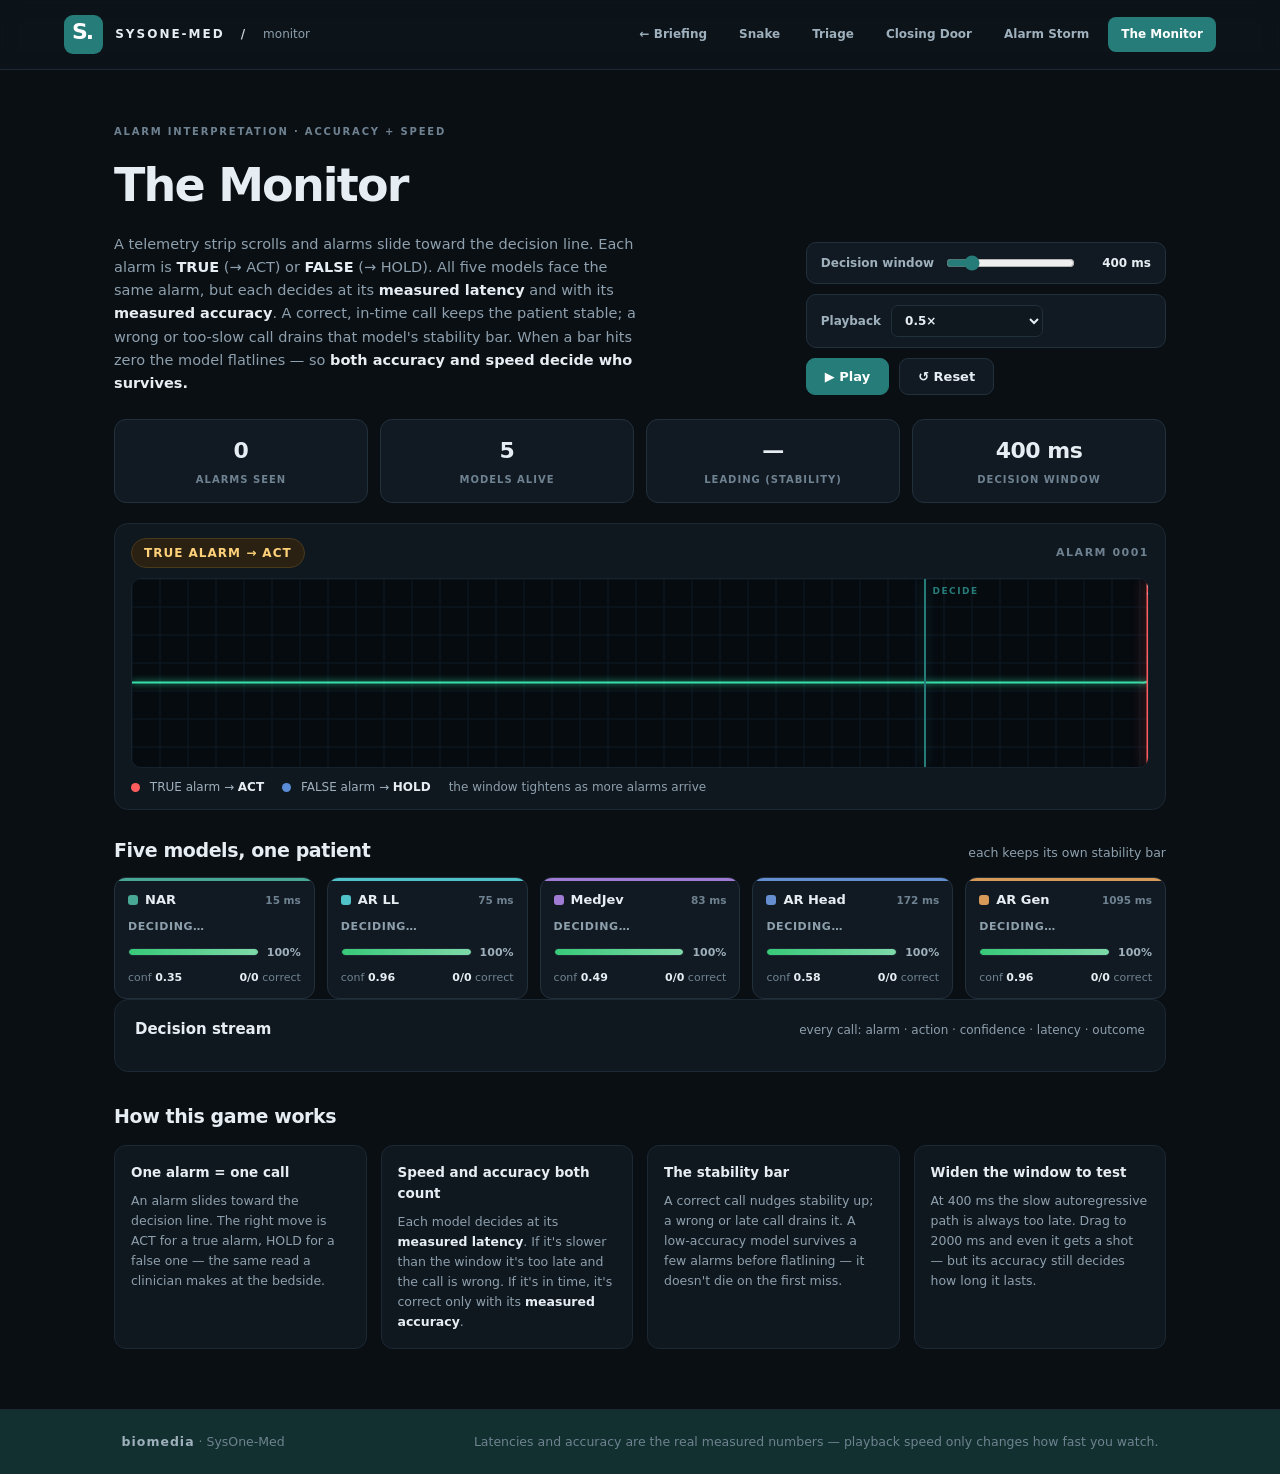
<file: monitor.html>
<!doctype html>
<html lang="en">

<head>
    <meta charset="utf-8">
    <meta name="viewport" content="width=device-width,initial-scale=1">
    <title>SysOne-Med · The Monitor — alarm interpretation</title>
    <link rel="stylesheet" href="style.css">
    <link rel="stylesheet" href="monitor.css">
</head>

<body class="dark">
    <header class="dark">
        <a href="index.html" class="brand"><span class="logo">S.</span> SYSONE-MED <span class="divider">/</span> <span
                class="muted">monitor</span></a>
        <nav>
            <a href="/">← Briefing</a>
            <a href="snake.html">Snake</a>
            <a href="triage.html">Triage</a>
            <a href="anaphylaxis.html">Closing Door</a>
            <a href="icu.html">Alarm Storm</a>
            <a href="monitor.html" class="cta">The Monitor</a>
        </nav>
    </header>

    <main class="mon-main">
        <div class="mon-head">
            <div>
                <p class="eyebrow">Alarm interpretation · accuracy + speed</p>
                <h1>The Monitor</h1>
                <p class="muted">
                    A telemetry strip scrolls and alarms slide toward the decision line. Each alarm is
                    <b>TRUE</b> (→ ACT) or <b>FALSE</b> (→ HOLD). All five models face the same alarm, but each
                    decides at its <b>measured latency</b> and with its <b>measured accuracy</b>. A correct, in-time
                    call keeps the patient stable; a wrong or too-slow call drains that model's stability bar. When a
                    bar hits zero the model flatlines — so <b>both accuracy and speed decide who survives.</b>
                </p>
            </div>
            <div class="mon-ctrl">
                <label class="ctl"><span>Decision window</span>
                    <input id="window" type="range" min="100" max="2000" step="50" value="400"
                        aria-label="Decision window in ms">
                    <b id="windowVal">400 ms</b>
                </label>
                <label class="ctl"><span>Playback</span>
                    <select id="mult" aria-label="Playback speed">
                        <option value="0.25">0.25× (slow-mo)</option>
                        <option value="0.5" selected>0.5×</option>
                        <option value="1">1×</option>
                    </select>
                </label>
                <div class="ctl-btns">
                    <button id="play" class="primary">▶ Play</button>
                    <button id="reset">↺ Reset</button>
                </div>
            </div>
        </div>

        <div class="mon-stats" id="monStats">
            <div class="tstat">
                <div class="n" id="stEvents">0</div>
                <div class="l">ALARMS SEEN</div>
            </div>
            <div class="tstat">
                <div class="n" id="stAlive">5</div>
                <div class="l">MODELS ALIVE</div>
            </div>
            <div class="tstat">
                <div class="n" id="stLeader">—</div>
                <div class="l">LEADING (STABILITY)</div>
            </div>
            <div class="tstat">
                <div class="n" id="stWindow">400 ms</div>
                <div class="l">DECISION WINDOW</div>
            </div>
        </div>

        <!-- telemetry -->
        <section class="panel tele-panel">
            <div class="tele-top">
                <span class="tele-tag" id="teleTag">—</span>
                <span class="tele-num" id="teleNum">ALARM 0000</span>
            </div>
            <div class="tele-stage">
                <canvas id="ecg"></canvas>
                <div class="decision-line"></div>
                <div class="event-marker" id="marker"><span id="markerLabel">—</span></div>
            </div>
            <div class="tele-legend">
                <span><i class="dot true"></i> TRUE alarm → <b>ACT</b></span>
                <span><i class="dot false"></i> FALSE alarm → <b>HOLD</b></span>
                <span class="muted">the window tightens as more alarms arrive</span>
            </div>
        </section>

        <!-- the five models -->
        <div class="section-title">
            <h2>Five models, one patient</h2><span class="muted">each keeps its own stability bar</span>
        </div>
        <section class="models" id="models"><!-- 5 model cards injected --></section>

        <!-- decision stream -->
        <section class="panel board-strip">
            <div class="board-top">
                <h3>Decision stream</h3><span class="muted">every call: alarm · action · confidence · latency ·
                    outcome</span>
            </div>
            <div class="stream" id="stream"></div>
        </section>

        <!-- results -->
        <section class="panel results" id="results" hidden>
            <div class="board-top">
                <h3>Shift results</h3><span class="muted">who kept the patient stable the longest</span>
            </div>
            <div class="results-grid" id="resultsGrid"></div>
        </section>

        <section class="explain">
            <h2>How this game works</h2>
            <div class="explain-grid">
                <div class="ex">
                    <h3>One alarm = one call</h3>
                    <p>An alarm slides toward the decision line. The right move is ACT for a true alarm, HOLD for a
                        false one — the same read a clinician makes at the bedside.</p>
                </div>
                <div class="ex">
                    <h3>Speed and accuracy both count</h3>
                    <p>Each model decides at its <b>measured latency</b>. If it's slower than the window it's too late
                        and the call is wrong. If it's in time, it's correct only with its <b>measured accuracy</b>.</p>
                </div>
                <div class="ex">
                    <h3>The stability bar</h3>
                    <p>A correct call nudges stability up; a wrong or late call drains it. A low-accuracy model
                        survives a few alarms before flatlining — it doesn't die on the first miss.</p>
                </div>
                <div class="ex">
                    <h3>Widen the window to test</h3>
                    <p>At 400 ms the slow autoregressive path is always too late. Drag to 2000 ms and even it gets a
                        shot — but its accuracy still decides how long it lasts.</p>
                </div>
            </div>
        </section>
    </main>

    <footer class="dark">
        <div class="wrap">
            <span><b>biomedia</b> · SysOne-Med</span>
            <span>Latencies and accuracy are the real measured numbers — playback speed only changes how fast you
                watch.</span>
        </div>
    </footer>

    <script src="monitor.js"></script>
</body>

</html>
</file>
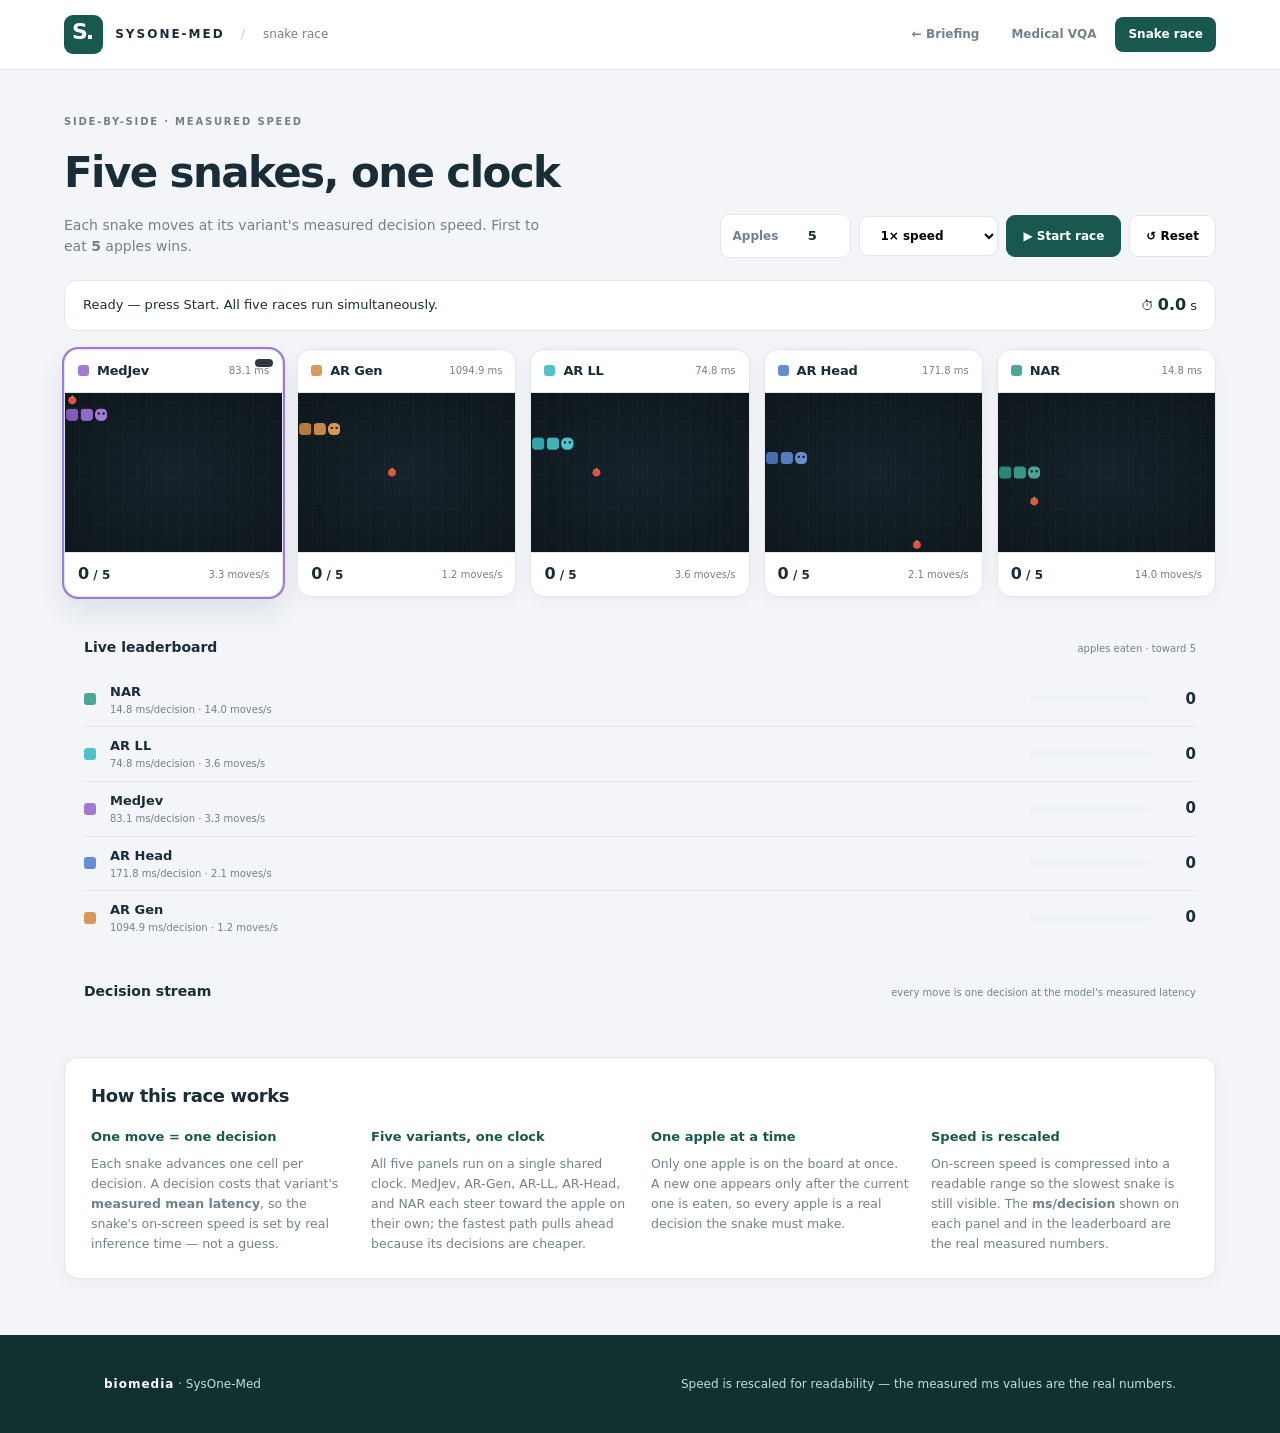
<file: snake.html>
<!doctype html>
<html lang="en">

<head>
  <meta charset="utf-8">
  <meta name="viewport" content="width=device-width,initial-scale=1">
  <title>SysOne-Med · Snake Race</title>
  <link rel="stylesheet" href="style.css">
  <link rel="stylesheet" href="snake.css">
</head>

<body>
  <header>
    <a href="index.html" class="brand"><span class="logo">S.</span> SYSONE-MED <span class="divider">/</span> <span
        class="muted">snake race</span></a>
    <nav>
      <a href="/">← Briefing</a>
      <a href="vqa/">Medical VQA</a>
      <a href="snake.html" class="cta">Snake race</a>
    </nav>
  </header>

  <main class="snake-main">
    <div class="snake-head">
      <div>
        <p class="eyebrow">Side-by-side · measured speed</p>
        <h1>Five snakes, one clock</h1>
        <p class="muted">Each snake moves at its variant's measured decision speed. First to eat
          <b id="targetLabel">5</b> apples wins.
        </p>
      </div>
      <div class="snake-controls">
        <label class="ctl">
          <span>Apples</span>
          <input id="apples" type="number" min="1" max="20" value="5" aria-label="Number of apples to win">
        </label>
        <select id="mult" aria-label="Speed multiplier">
          <option value="0.25">0.25× speed</option>
          <option value="0.5">0.5× speed</option>
          <option value="1" selected>1× speed</option>
          <option value="2">2× speed</option>
          <option value="4">4× speed</option>
        </select>
        <button id="play" class="primary">▶ Start race</button>
        <button id="reset">↺ Reset</button>
      </div>
    </div>

    <div class="snake-status">
      <span id="statusText">Ready — press Start. All five races run simultaneously.</span>
      <span class="clock">⏱ <b id="clock">0.0</b> s</span>
    </div>

    <div class="race-grid" id="raceGrid"><!-- 5 panels injected by snake.js --></div>

    <section class="panel board-strip">
      <div class="board-top">
        <h3>Live leaderboard</h3><span class="muted">apples eaten · toward <span id="targetLabel2">5</span></span>
      </div>
      <div id="leaderboard"></div>
    </section>

    <section class="panel board-strip">
      <div class="board-top">
        <h3>Decision stream</h3><span class="muted">every move is one decision at the model's measured latency</span>
      </div>
      <div class="stream" id="decisionStream"></div>
    </section>

    <section class="explain">
      <h2>How this race works</h2>
      <div class="explain-grid">
        <div class="ex">
          <h3>One move = one decision</h3>
          <p>Each snake advances one cell per decision. A decision costs that variant's <b>measured mean latency</b>, so
            the snake's on-screen speed is set by real inference time — not a guess.</p>
        </div>
        <div class="ex">
          <h3>Five variants, one clock</h3>
          <p>All five panels run on a single shared clock. MedJev, AR-Gen, AR-LL, AR-Head, and NAR each steer toward the
            apple on their own; the fastest path pulls ahead because its decisions are cheaper.</p>
        </div>
        <div class="ex">
          <h3>One apple at a time</h3>
          <p>Only one apple is on the board at once. A new one appears only after the current one is eaten, so every
            apple is a real decision the snake must make.</p>
        </div>
        <div class="ex">
          <h3>Speed is rescaled</h3>
          <p>On-screen speed is compressed into a readable range so the slowest snake is still visible. The
            <b>ms/decision</b> shown on each panel and in the leaderboard are the real measured numbers.</p>
        </div>
      </div>
    </section>
  </main>

  <footer>
    <div class="wrap">
      <span><b>biomedia</b> · SysOne-Med</span>
      <span>Speed is rescaled for readability — the measured ms values are the real numbers.</span>
    </div>
  </footer>

  <script src="snake.js"></script>
</body>

</html>
</file>
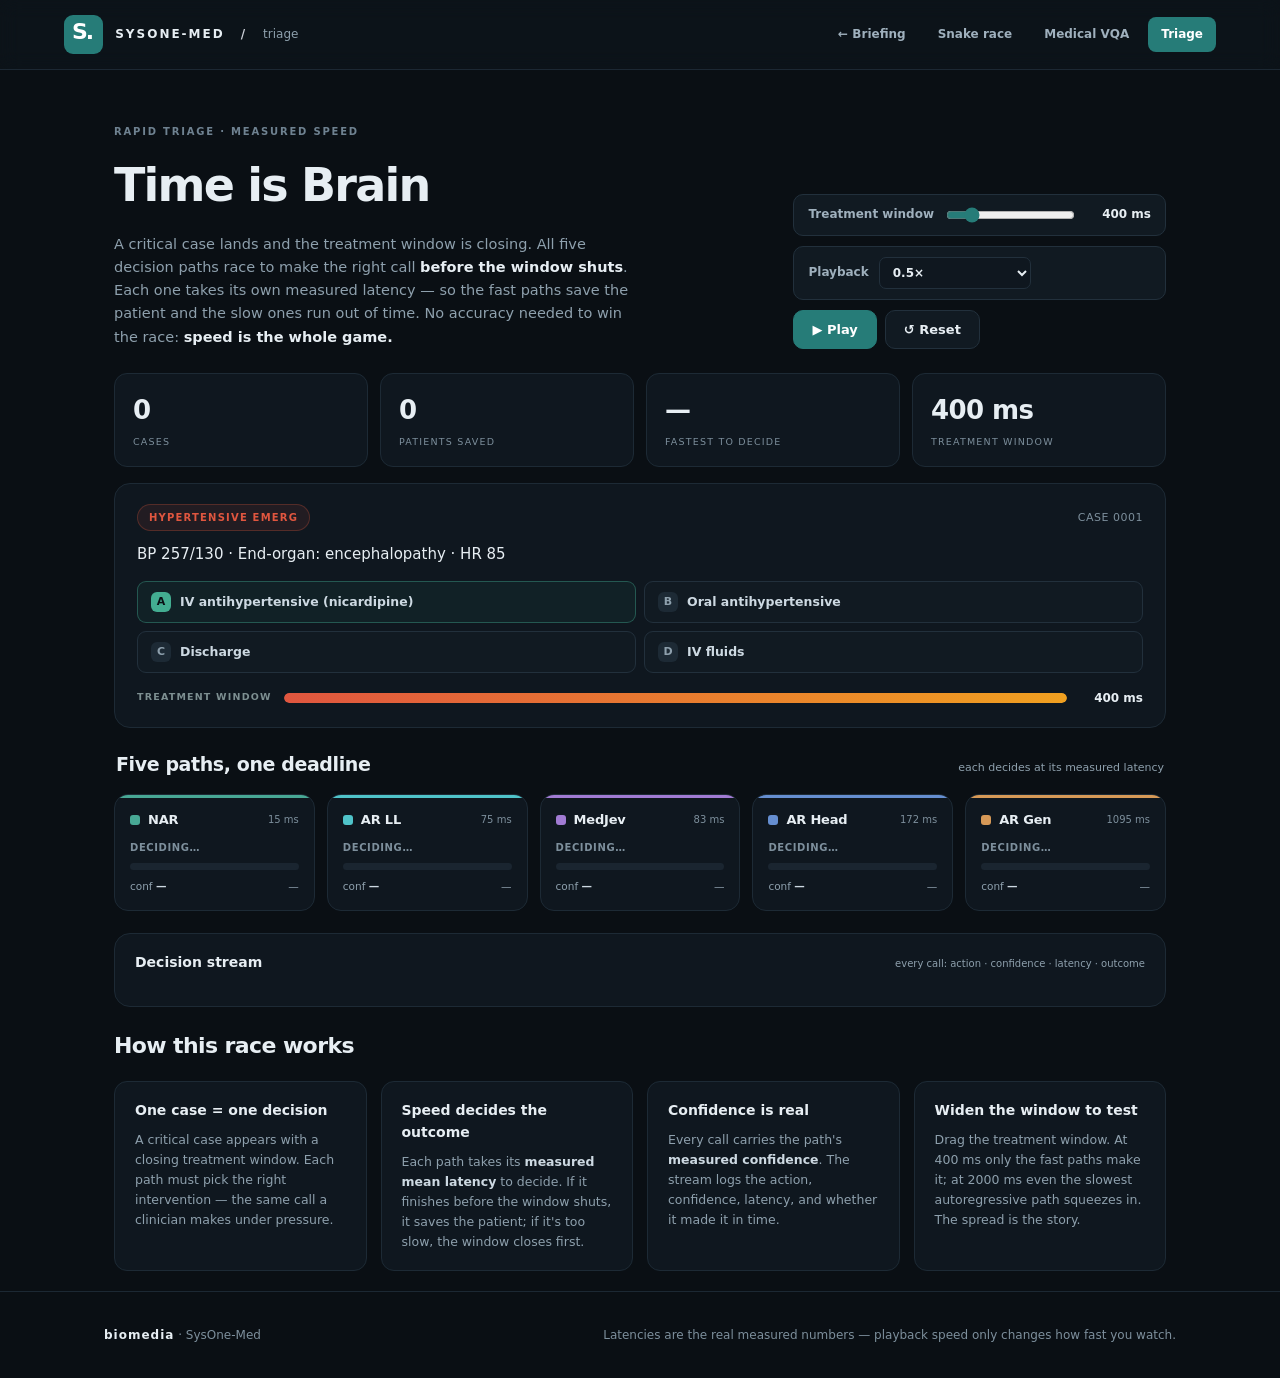
<file: triage.html>
<!doctype html>
<html lang="en">

<head>
    <meta charset="utf-8">
    <meta name="viewport" content="width=device-width,initial-scale=1">
    <title>SysOne-Med · Time is Brain — rapid triage</title>
    <link rel="stylesheet" href="style.css">
    <link rel="stylesheet" href="triage.css">
</head>

<body class="dark">
    <header class="dark">
        <a href="index.html" class="brand"><span class="logo">S.</span> SYSONE-MED <span class="divider">/</span> <span
                class="muted">triage</span></a>
        <nav>
            <a href="/">← Briefing</a>
            <a href="snake.html">Snake race</a>
            <a href="vqa/">Medical VQA</a>
            <a href="triage.html" class="cta">Triage</a>
        </nav>
    </header>

    <main class="triage-main">
        <div class="triage-head">
            <div>
                <p class="eyebrow">Rapid triage · measured speed</p>
                <h1>Time is Brain</h1>
                <p class="muted">
                    A critical case lands and the treatment window is closing. All five decision paths race to
                    make the right call <b>before the window shuts</b>. Each one takes its own measured latency —
                    so the fast paths save the patient and the slow ones run out of time. No accuracy needed to
                    win the race: <b>speed is the whole game.</b>
                </p>
            </div>
            <div class="triage-ctrl">
                <label class="ctl"><span>Treatment window</span>
                    <input id="window" type="range" min="100" max="2000" step="50" value="400"
                        aria-label="Treatment window in ms">
                    <b id="windowVal">400 ms</b>
                </label>
                <label class="ctl"><span>Playback</span>
                    <select id="mult" aria-label="Playback speed">
                        <option value="0.25">0.25× (slow-mo)</option>
                        <option value="0.5" selected>0.5×</option>
                        <option value="1">1×</option>
                    </select>
                </label>
                <div class="ctl-btns">
                    <button id="play" class="primary">▶ Play</button>
                    <button id="reset">↺ Reset</button>
                </div>
            </div>
        </div>

        <div class="triage-stats" id="triageStats">
            <div class="tstat">
                <div class="n" id="stCases">0</div>
                <div class="l">CASES</div>
            </div>
            <div class="tstat">
                <div class="n" id="stSaved">0</div>
                <div class="l">PATIENTS SAVED</div>
            </div>
            <div class="tstat">
                <div class="n" id="stFastest">—</div>
                <div class="l">FASTEST TO DECIDE</div>
            </div>
            <div class="tstat">
                <div class="n" id="stWindow">400 ms</div>
                <div class="l">TREATMENT WINDOW</div>
            </div>
        </div>

        <!-- patient case -->
        <section class="panel case-panel">
            <div class="case-top">
                <span class="case-tag" id="caseTag">STROKE · LVO</span>
                <span class="case-num" id="caseNum">CASE 0001</span>
            </div>
            <div class="case-state" id="caseState">Onset 42 min · NIHSS 14 · CTA: LVO + · BP 178/96</div>
            <div class="case-opts" id="caseOpts"><!-- options injected --></div>
            <div class="window-row">
                <span class="window-label">TREATMENT WINDOW</span>
                <div class="window-bar">
                    <div id="windowFill"></div>
                </div>
                <span class="window-ms" id="windowMs">400 ms</span>
            </div>
        </section>

        <!-- the five racers -->
        <div class="section-title">
            <h2>Five paths, one deadline</h2><span class="muted">each decides at its measured latency</span>
        </div>
        <section class="racers" id="racers"><!-- 5 racer cards injected --></section>

        <!-- decision stream -->
        <section class="panel board-strip">
            <div class="board-top">
                <h3>Decision stream</h3><span class="muted">every call: action · confidence · latency · outcome</span>
            </div>
            <div class="stream" id="stream"></div>
        </section>

        <section class="explain">
            <h2>How this race works</h2>
            <div class="explain-grid">
                <div class="ex">
                    <h3>One case = one decision</h3>
                    <p>A critical case appears with a closing treatment window. Each path must pick the right
                        intervention — the same call a clinician makes under pressure.</p>
                </div>
                <div class="ex">
                    <h3>Speed decides the outcome</h3>
                    <p>Each path takes its <b>measured mean latency</b> to decide. If it finishes before the window
                        shuts, it saves the patient; if it's too slow, the window closes first.</p>
                </div>
                <div class="ex">
                    <h3>Confidence is real</h3>
                    <p>Every call carries the path's <b>measured confidence</b>. The stream logs the action, confidence,
                        latency, and whether it made it in time.</p>
                </div>
                <div class="ex">
                    <h3>Widen the window to test</h3>
                    <p>Drag the treatment window. At 400 ms only the fast paths make it; at 2000 ms even the slowest
                        autoregressive path squeezes in. The spread is the story.</p>
                </div>
            </div>
        </section>
    </main>

    <footer class="dark">
        <div class="wrap">
            <span><b>biomedia</b> · SysOne-Med</span>
            <span>Latencies are the real measured numbers — playback speed only changes how fast you watch.</span>
        </div>
    </footer>

    <script src="triage.js"></script>
</body>

</html>
</file>
<file: style.css>
:root {
  --bg: #f3f5f8;
  --ink: #192d39;
  --muted: #72818d;
  --border: #e0e7ec;
  --teal: #267c78;
  --teal-d: #18584f;
  --teal-l: #edf7f4;
  --card: #ffffff;
  --shadow: 0 4px 20px #172f3e0a;
  --medjev: #a17bd3;
  --gen: #d69957;
  --ll: #4fc3c9;
  --head: #658ed0;
  --nar: #48a895;
}

* {
  box-sizing: border-box
}

html {
  scroll-behavior: smooth
}

body {
  margin: 0;
  background: var(--bg);
  color: var(--ink);
  font: 15px/1.55 Inter, ui-sans-serif, system-ui, -apple-system, sans-serif;
  -webkit-font-smoothing: antialiased
}

a {
  color: inherit;
  text-decoration: none
}

img {
  max-width: 100%;
  display: block
}

.eyebrow {
  font-size: 10px;
  letter-spacing: 1.8px;
  font-weight: 700;
  color: var(--muted);
  text-transform: uppercase
}

.muted {
  color: var(--muted)
}

.wrap {
  max-width: 1200px;
  margin: 0 auto;
  padding: 0 5%
}

/* ---------- header ---------- */
header {
  position: sticky;
  top: 0;
  z-index: 20;
  height: 70px;
  display: flex;
  align-items: center;
  justify-content: space-between;
  padding: 0 5%;
  background: #ffffffee;
  backdrop-filter: blur(10px);
  border-bottom: 1px solid var(--border)
}

.brand {
  display: flex;
  align-items: center;
  gap: 12px;
  font-weight: 700;
  letter-spacing: 2px;
  font-size: 12px
}

.brand .logo {
  background: var(--teal-d);
  color: #fff;
  border-radius: 9px;
  font-size: 22px;
  letter-spacing: -2px;
  padding: 0 11px 4px 8px
}

.brand .divider {
  color: #ccd0d8;
  margin: 0 4px
}

.brand .muted {
  font-weight: 400;
  letter-spacing: 0
}

nav {
  display: flex;
  gap: 6px;
  align-items: center
}

nav a {
  font-size: 12px;
  font-weight: 600;
  color: var(--muted);
  padding: 8px 13px;
  border-radius: 8px;
  transition: .15s
}

nav a:hover {
  background: var(--teal-l);
  color: var(--teal-d)
}

nav a.cta {
  background: var(--teal-d);
  color: #fff
}

nav a.cta:hover {
  background: var(--teal)
}

/* ---------- hero ---------- */
.hero {
  position: relative;
  overflow: hidden;
  background: linear-gradient(135deg, #12302f, #1c4a44 55%, #267c78);
  color: #eafaf6;
  padding: 74px 0 60px
}

.hero .wrap {
  position: relative;
  z-index: 2
}

.hero .eyebrow {
  color: #8fd0c4
}

.hero h1 {
  font-size: clamp(34px, 5vw, 60px);
  font-weight: 600;
  letter-spacing: -2.2px;
  line-height: 1.04;
  margin: 14px 0 18px;
  max-width: 16ch
}

.hero p.lede {
  font-size: clamp(15px, 1.6vw, 19px);
  color: #cfe9e2;
  max-width: 60ch;
  margin: 0 0 30px
}

.hero .chips {
  display: flex;
  flex-wrap: wrap;
  gap: 10px
}

.chip {
  display: inline-flex;
  align-items: center;
  gap: 8px;
  background: #ffffff14;
  border: 1px solid #ffffff22;
  color: #eafaf6;
  font-size: 12px;
  font-weight: 600;
  padding: 9px 14px;
  border-radius: 999px
}

.chip b {
  font-size: 15px
}

.hero .glow {
  position: absolute;
  right: -120px;
  top: -80px;
  width: 520px;
  height: 520px;
  border-radius: 50%;
  background: radial-gradient(circle, #4fc3c955, transparent 65%);
  z-index: 1
}

.hero .lede b {
  color: #fff;
  font-weight: 600
}

.hero-cta {
  display: flex;
  gap: 12px;
  flex-wrap: wrap;
  margin: 0 0 26px
}

.btn-primary {
  display: inline-flex;
  align-items: center;
  gap: 8px;
  background: #fff;
  color: var(--teal-d);
  font-size: 14px;
  font-weight: 700;
  padding: 13px 22px;
  border-radius: 11px;
  transition: .15s;
  box-shadow: 0 6px 20px #00000022
}

.btn-primary:hover {
  transform: translateY(-2px);
  box-shadow: 0 10px 26px #00000030
}

.btn-ghost {
  display: inline-flex;
  align-items: center;
  gap: 8px;
  background: #ffffff14;
  border: 1px solid #ffffff33;
  color: #eafaf6;
  font-size: 14px;
  font-weight: 600;
  padding: 13px 22px;
  border-radius: 11px;
  transition: .15s
}

.btn-ghost:hover {
  background: #ffffff22
}

/* ---------- playground cards ---------- */
.play-grid {
  display: grid;
  grid-template-columns: repeat(3, 1fr);
  gap: 18px
}

.play-card {
  position: relative;
  border-radius: 18px;
  overflow: hidden;
  border: 1px solid var(--border);
  background: #fff;
  box-shadow: var(--shadow);
  display: flex;
  flex-direction: column;
  min-height: 280px;
  transition: transform .2s, box-shadow .2s, border-color .2s
}

.play-card:hover {
  transform: translateY(-5px);
  box-shadow: 0 20px 44px #172f3e1c;
  border-color: #d3dde4
}

.play-card .play-top {
  display: flex;
  align-items: center;
  justify-content: space-between;
  padding: 22px 24px 0
}

.play-card .play-icon {
  width: 48px;
  height: 48px;
  border-radius: 13px;
  display: flex;
  align-items: center;
  justify-content: center;
  font-size: 26px
}

.play-card.vqa .play-icon {
  background: var(--teal-l);
  color: var(--teal-d)
}

.play-card.snake .play-icon {
  background: #f3ecfb;
  color: #7a5cc0
}

.play-card.triage .play-icon {
  background: #fde8e4;
  color: #c0392b
}

.play-card.anaphylaxis .play-icon {
  background: #fde3e0;
  color: #a52a1e
}

.play-card.icu .play-icon {
  background: #e7eefb;
  color: #3f6bb5
}

.play-card.monitor .play-icon {
  background: #e6f6ef;
  color: #1f8a5b
}

.play-card.dose .play-icon {
  background: #fdeede;
  color: #b06a1e
}

.play-card .play-kind {
  font-size: 9.5px;
  font-weight: 700;
  letter-spacing: 1.2px;
  color: var(--muted);
  background: #f4f7f9;
  border: 1px solid var(--border);
  padding: 5px 10px;
  border-radius: 999px
}

.play-card h3 {
  font-size: 20px;
  font-weight: 600;
  letter-spacing: -.5px;
  margin: 16px 24px 8px
}

.play-card p {
  font-size: 13px;
  color: var(--muted);
  margin: 0 24px 20px;
  line-height: 1.6
}

.play-card .play-go {
  margin-top: auto;
  padding: 18px 24px;
  display: flex;
  align-items: center;
  justify-content: space-between;
  border-top: 1px solid var(--border)
}

.play-card .play-go .btn {
  display: inline-flex;
  align-items: center;
  gap: 8px;
  font-size: 13px;
  font-weight: 700;
  padding: 11px 18px;
  border-radius: 10px;
  transition: .15s
}

.play-card.vqa .play-go .btn {
  background: var(--teal-d);
  color: #fff
}

.play-card.vqa .play-go .btn:hover {
  background: var(--teal)
}

.play-card.snake .play-go .btn {
  background: #5b3fa8;
  color: #fff
}

.play-card.snake .play-go .btn:hover {
  background: #6d4ec4
}

.play-card.triage .play-go .btn {
  background: #b03a2e;
  color: #fff
}

.play-card.triage .play-go .btn:hover {
  background: #c0392b
}

.play-card.anaphylaxis .play-go .btn {
  background: #a52a1e;
  color: #fff
}

.play-card.anaphylaxis .play-go .btn:hover {
  background: #c0392b
}

.play-card.icu .play-go .btn {
  background: #3f6bb5;
  color: #fff
}

.play-card.icu .play-go .btn:hover {
  background: #4f7cc9
}

.play-card.monitor .play-go .btn {
  background: #1f8a5b;
  color: #fff
}

.play-card.monitor .play-go .btn:hover {
  background: #27a06b
}

.play-card.dose .play-go .btn {
  background: #b06a1e;
  color: #fff
}

.play-card.dose .play-go .btn:hover {
  background: #c87d2b
}

.play-card .play-go small {
  font-size: 11px;
  color: var(--muted)
}

/* ---------- section shell ---------- */
section.block {
  padding: 56px 0
}

section.block.alt {
  background: #fff;
  border-top: 1px solid var(--border);
  border-bottom: 1px solid var(--border)
}

.sec-head {
  max-width: 70ch;
  margin-bottom: 34px
}

.sec-head h2 {
  font-size: clamp(24px, 3vw, 34px);
  font-weight: 600;
  letter-spacing: -1px;
  margin: 8px 0 10px
}

.sec-head p {
  color: var(--muted);
  font-size: 15px;
  margin: 0
}

/* ---------- stat strip ---------- */
.stats {
  display: grid;
  grid-template-columns: repeat(4, 1fr);
  gap: 1px;
  background: var(--border);
  border: 1px solid var(--border);
  border-radius: 14px;
  overflow: hidden
}

.stat {
  background: #fff;
  padding: 22px 24px
}

.stat .n {
  font-size: 30px;
  font-weight: 600;
  letter-spacing: -1px
}

.stat .l {
  font-size: 11px;
  color: var(--muted);
  letter-spacing: .4px;
  margin-top: 4px
}

/* ---------- variant cards ---------- */
.variants {
  display: grid;
  grid-template-columns: repeat(auto-fill, minmax(220px, 1fr));
  gap: 16px
}

.vcard {
  position: relative;
  background: var(--card);
  border: 1px solid var(--border);
  border-radius: 14px;
  padding: 20px;
  box-shadow: var(--shadow);
  transition: transform .18s, box-shadow .18s, border-color .18s;
  overflow: hidden
}

.vcard::before {
  content: "";
  position: absolute;
  inset: 0 auto auto 0;
  width: 100%;
  height: 4px;
  background: var(--c)
}

.vcard:hover {
  transform: translateY(-4px);
  box-shadow: 0 16px 34px #172f3e18;
  border-color: #d3dde4
}

.vcard .dot {
  width: 11px;
  height: 11px;
  border-radius: 50%;
  background: var(--c);
  box-shadow: 0 0 0 4px color-mix(in srgb, var(--c) 18%, transparent)
}

.vcard .vname {
  font-size: 16px;
  font-weight: 700;
  letter-spacing: -.3px;
  margin: 12px 0 2px
}

.vcard .vtag {
  font-size: 10px;
  font-weight: 700;
  letter-spacing: .6px;
  text-transform: uppercase;
  color: color-mix(in srgb, var(--c) 72%, #1c2b36);
  background: color-mix(in srgb, var(--c) 12%, #fff);
  border: 1px solid color-mix(in srgb, var(--c) 32%, #fff);
  padding: 4px 9px;
  border-radius: 999px;
  display: inline-block
}

.vcard .vblurb {
  font-size: 12.5px;
  line-height: 1.55;
  color: #4a5866;
  margin: 12px 0 14px;
  min-height: 56px
}

.vcard .vmetrics {
  display: flex;
  gap: 18px;
  border-top: 1px solid var(--border);
  padding-top: 12px
}

.vcard .vmetrics div strong {
  display: block;
  font-size: 19px;
  font-weight: 600;
  letter-spacing: -.5px
}

.vcard .vmetrics div small {
  font-size: 9.5px;
  color: var(--muted);
  letter-spacing: .5px
}

.vcard .rank {
  position: absolute;
  top: 16px;
  right: 16px;
  font-size: 10px;
  font-weight: 700;
  color: var(--muted);
  background: #f4f7f9;
  border: 1px solid var(--border);
  padding: 3px 8px;
  border-radius: 999px
}

/* ---------- figure cards ---------- */
.figures {
  display: grid;
  grid-template-columns: repeat(auto-fill, minmax(320px, 1fr));
  gap: 18px
}

.fig {
  background: #fff;
  border: 1px solid var(--border);
  border-radius: 14px;
  overflow: hidden;
  box-shadow: var(--shadow);
  transition: transform .18s, box-shadow .18s
}

.fig:hover {
  transform: translateY(-3px);
  box-shadow: 0 16px 34px #172f3e14
}

.fig .img {
  background: #f7f9fa;
  border-bottom: 1px solid var(--border);
  padding: 14px;
  display: flex;
  align-items: center;
  justify-content: center
}

.fig .img img {
  border-radius: 6px;
  box-shadow: 0 2px 10px #172f3e12
}

.fig .cap {
  padding: 16px 18px
}

.fig .cap h3 {
  font-size: 14px;
  font-weight: 600;
  margin: 0 0 6px
}

.fig .cap p {
  font-size: 12px;
  color: var(--muted);
  margin: 0;
  line-height: 1.55
}

/* ---------- apps ---------- */
.apps {
  display: grid;
  grid-template-columns: 1fr 1fr;
  gap: 20px
}

.app {
  position: relative;
  border-radius: 18px;
  overflow: hidden;
  border: 1px solid var(--border);
  background: #fff;
  box-shadow: var(--shadow);
  display: flex;
  flex-direction: column;
  min-height: 300px;
  transition: transform .2s, box-shadow .2s
}

.app:hover {
  transform: translateY(-4px);
  box-shadow: 0 20px 44px #172f3e1c
}

.app .top {
  padding: 26px 28px 0
}

.app .icon {
  width: 46px;
  height: 46px;
  border-radius: 12px;
  display: flex;
  align-items: center;
  justify-content: center;
  font-size: 24px;
  margin-bottom: 16px
}

.app.vqa .icon {
  background: var(--teal-l);
  color: var(--teal-d)
}

.app.snake .icon {
  background: #f3ecfb;
  color: #7a5cc0
}

.app h3 {
  font-size: 20px;
  font-weight: 600;
  letter-spacing: -.5px;
  margin: 0 0 8px
}

.app p {
  font-size: 13px;
  color: var(--muted);
  margin: 0 0 20px;
  line-height: 1.6
}

.app .go {
  margin-top: auto;
  padding: 20px 28px;
  display: flex;
  align-items: center;
  justify-content: space-between;
  border-top: 1px solid var(--border)
}

.app .go .btn {
  display: inline-flex;
  align-items: center;
  gap: 8px;
  font-size: 13px;
  font-weight: 700;
  padding: 11px 18px;
  border-radius: 10px;
  transition: .15s
}

.app.vqa .go .btn {
  background: var(--teal-d);
  color: #fff
}

.app.vqa .go .btn:hover {
  background: var(--teal)
}

.app.snake .go .btn {
  background: #5b3fa8;
  color: #fff
}

.app.snake .go .btn:hover {
  background: #6d4ec4
}

.app .go small {
  font-size: 11px;
  color: var(--muted)
}

/* ---------- mechanism strip ---------- */
.mech {
  display: grid;
  grid-template-columns: repeat(3, 1fr);
  gap: 16px
}

.mech .m {
  background: #fff;
  border: 1px solid var(--border);
  border-radius: 14px;
  padding: 22px;
  box-shadow: var(--shadow)
}

.mech .m .k {
  font-size: 11px;
  font-weight: 700;
  letter-spacing: .6px;
  color: var(--teal-d);
  text-transform: uppercase
}

.mech .m h4 {
  font-size: 15px;
  font-weight: 600;
  margin: 8px 0 8px
}

.mech .m p {
  font-size: 12.5px;
  color: var(--muted);
  margin: 0;
  line-height: 1.6
}

/* ---------- footer ---------- */
footer {
  background: #12302f;
  color: #bfe0d8;
  padding: 40px 0;
  font-size: 12px
}

footer .wrap {
  display: flex;
  justify-content: space-between;
  align-items: center;
  flex-wrap: wrap;
  gap: 12px
}

footer b {
  color: #fff;
  letter-spacing: 1px
}

/* ---------- responsive ---------- */
@media(max-width:820px) {
  .stats {
    grid-template-columns: repeat(2, 1fr)
  }

  .apps,
  .mech {
    grid-template-columns: 1fr
  }

  .play-grid {
    grid-template-columns: 1fr
  }

  nav a:not(.cta) {
    display: none
  }
}
</file>
<file: vqa/style.css>
:root {
    --bg: #f5f6f8;
    --ink: #202634;
    --muted: #7b8493;
    --border: #e5e8ee;
    --purple: #7660d9
}

* {
    box-sizing: border-box
}

body {
    margin: 0;
    background: var(--bg);
    color: var(--ink);
    font: 14px/1.5 Inter, ui-sans-serif, system-ui, -apple-system, sans-serif
}

header {
    height: 82px;
    padding: 0 5%;
    display: flex;
    align-items: center;
    justify-content: space-between;
    border-bottom: 1px solid var(--border);
    background: #fff
}

.brand {
    display: flex;
    align-items: center;
    gap: 14px;
    text-decoration: none;
    color: inherit;
    font-weight: 700;
    letter-spacing: 2px;
    font-size: 12px
}

.brand .muted {
    font-weight: 400;
    letter-spacing: 0
}

.logo {
    background: var(--ink);
    color: white;
    border-radius: 10px;
    font-size: 25px;
    letter-spacing: -3px;
    padding: 0 12px 5px 9px
}

.divider {
    color: #ccd0d8;
    margin: 0 6px
}

.badge,
.tag {
    font-size: 10px;
    letter-spacing: 1px;
    border: 1px solid var(--border);
    padding: 6px 10px;
    border-radius: 5px
}

.badge {
    color: #6e62ad;
    background: #f7f5fd
}

main {
    max-width: 1500px;
    margin: auto;
    padding: 42px 5% 20px
}

.intro {
    display: flex;
    justify-content: space-between;
    align-items: center;
    margin-bottom: 30px
}

.eyebrow {
    font-size: 10px;
    letter-spacing: 1.6px;
    font-weight: 700;
    color: var(--muted)
}

h1 {
    font-size: clamp(28px, 3vw, 44px);
    font-weight: 550;
    letter-spacing: -1.8px;
    margin: 8px 0
}

h2 {
    font-size: 19px;
    font-weight: 600;
    margin: 0
}

h3 {
    font-size: 14px;
    margin: 0;
    font-weight: 600
}

.muted,
.subtle {
    color: var(--muted)
}

.subtle {
    font-size: 11px;
    line-height: 1.7
}

.edition {
    font-size: 10px;
    letter-spacing: 2px;
    color: #939aa7;
    line-height: 2
}

.edition b {
    font-size: 32px;
    display: block;
    color: #d1d5de;
    font-weight: 400
}

.toolbar {
    display: flex;
    justify-content: space-between;
    align-items: center;
    gap: 16px;
    background: white;
    border: 1px solid var(--border);
    padding: 16px 20px;
    border-radius: 12px
}

.toolbar strong {
    font-size: 12px
}

.toolbar small {
    display: block;
    color: var(--muted);
    margin: 4px 0 0 15px;
    font-size: 10px
}

.status-dot {
    display: inline-block;
    width: 6px;
    height: 6px;
    background: #43ad91;
    border-radius: 50%;
    margin-right: 8px
}

.controls {
    display: flex;
    gap: 8px
}

button,
select {
    font: inherit;
    font-size: 11px;
    background: white;
    border: 1px solid var(--border);
    border-radius: 6px;
    padding: 9px 12px;
    color: var(--ink);
    cursor: pointer
}

button:hover,
select:hover {
    border-color: #999
}

button:focus-visible,
select:focus-visible,
summary:focus-visible {
    outline: 3px solid #b0a5ed;
    outline-offset: 3px
}

.primary {
    background: var(--ink);
    color: white;
    border-color: var(--ink);
    min-width: 112px
}

.progress {
    height: 3px;
    background: #e8e6f2;
    margin-top: 14px;
    border-radius: 5px
}

.progress div {
    height: 100%;
    background: var(--purple);
    transition: width .2s
}

.stream-meta {
    display: flex;
    justify-content: space-between;
    font-size: 10px;
    color: var(--muted);
    margin: 9px 0 24px
}

.case-grid {
    display: grid;
    grid-template-columns: .85fr 1.15fr;
    gap: 20px
}

.panel {
    background: white;
    border: 1px solid var(--border);
    border-radius: 12px;
    padding: 22px
}

.panel-top {
    display: flex;
    justify-content: space-between;
    align-items: center;
    gap: 12px;
    margin-bottom: 16px
}

.scan {
    height: 230px;
    background: #11151b;
    border-radius: 7px;
    display: flex;
    align-items: center;
    justify-content: center;
    overflow: hidden;
    color: #ccc
}

.scan img {
    width: 100%;
    height: 100%;
    object-fit: contain
}

.image-caption {
    display: flex;
    justify-content: space-between;
    font-size: 10px;
    color: var(--muted);
    margin-top: 13px
}

.question-panel h2 {
    font-size: 23px;
    line-height: 1.5;
    margin: 20px 0;
    letter-spacing: -.5px
}

.options {
    display: grid;
    grid-template-columns: 1fr 1fr;
    gap: 9px;
    max-height: 215px;
    overflow: auto
}

.option {
    display: flex;
    align-items: center;
    gap: 12px;
    border: 1px solid var(--border);
    border-radius: 7px;
    padding: 12px;
    font-size: 12px
}

.option b {
    font-weight: 500;
    border: 1px solid var(--border);
    border-radius: 4px;
    padding: 2px 7px;
    color: var(--muted)
}

.option.truth {
    background: #f0f8f5;
    border-color: #bfe0d3
}

.option.truth:after {
    content: '✓';
    color: #38957b;
    margin-left: auto
}

.section-title {
    display: flex;
    justify-content: space-between;
    align-items: center;
    margin: 30px 0 15px
}

.section-title>.muted {
    font-size: 11px
}

.section-title p {
    font-size: 12px;
    margin: 6px 0 0
}

.cards {
    display: grid;
    grid-template-columns: repeat(4, 1fr);
    gap: 14px
}

.model-card {
    background: white;
    border: 1px solid var(--border);
    border-top: 3px solid var(--color);
    padding: 19px;
    border-radius: 10px;
    min-height: 235px
}

.model-heading {
    display: flex;
    justify-content: space-between;
    align-items: center;
    font-weight: 650
}

.model-sub {
    font-size: 10px;
    color: var(--muted);
    min-height: 32px;
    margin-top: 5px
}

.verdict {
    font-size: 9px;
    font-weight: 500;
    padding: 3px 7px;
    border-radius: 4px;
    background: #edf7f2;
    color: #378468
}

.verdict.wrong {
    background: #fcf0f0;
    color: #ba6262
}

.verdict.missing {
    background: #f2f3f6;
    color: #9098a5
}

.prediction {
    font-size: 18px;
    margin: 15px 0;
    white-space: nowrap;
    overflow: hidden;
    text-overflow: ellipsis
}

.card-stats {
    display: flex;
    justify-content: space-between
}

.card-stats strong {
    font-size: 21px;
    letter-spacing: -.6px;
    font-weight: 550
}

.card-stats small {
    display: block;
    color: var(--muted);
    font-size: 10px;
    letter-spacing: .3px
}

.confidence-track {
    height: 4px;
    background: #f0f1f4;
    border-radius: 4px;
    margin-top: 17px;
    overflow: hidden
}

.confidence-track div {
    height: 100%;
    background: var(--color)
}

.legend {
    display: flex;
    gap: 15px;
    font-size: 10px;
    color: var(--muted)
}

.dot {
    display: inline-block;
    width: 7px;
    height: 7px;
    border-radius: 50%;
    margin-right: 6px;
    background: var(--color)
}

.plots {
    display: grid;
    grid-template-columns: 1fr 1fr;
    gap: 20px
}

.plots canvas {
    width: 100%;
    height: 240px;
    display: block
}

.table-panel {
    margin-top: 20px
}

.table-scroll {
    overflow: auto
}

table {
    width: 100%;
    border-collapse: collapse;
    text-align: right;
    font-size: 12px
}

th {
    font-size: 10px;
    color: var(--muted);
    font-weight: 500;
    padding: 12px;
    border-bottom: 1px solid var(--border)
}

td {
    padding: 15px 12px;
    border-bottom: 1px solid #f0f1f4;
    font-variant-numeric: tabular-nums
}

th:first-child,
td:first-child {
    text-align: left
}

tr:last-child td {
    border: 0
}

.methodology {
    margin-top: 20px;
    font-size: 12px;
    color: var(--muted);
    line-height: 1.8
}

.methodology summary {
    cursor: pointer;
    color: var(--ink);
    font-weight: 600
}

footer {
    display: flex;
    justify-content: space-between;
    color: #9aa2af;
    font-size: 9px;
    letter-spacing: 1.3px;
    padding: 28px 0 5px
}

footer span {
    letter-spacing: 0
}

.tooltip {
    position: fixed;
    background: #252b38;
    color: white;
    padding: 10px;
    border-radius: 7px;
    font-size: 11px;
    pointer-events: none;
    z-index: 10;
    white-space: pre-line;
    box-shadow: 0 4px 20px #0002
}

@media(max-width:1000px) {
    .toolbar {
        align-items: flex-start;
        flex-direction: column
    }

    .cards {
        grid-template-columns: 1fr 1fr
    }

    .legend {
        gap: 8px
    }

    .edition {
        display: none
    }
}

@media(max-width:650px) {
    header {
        height: 65px
    }

    .brand .muted,
    .badge {
        display: none
    }

    main {
        padding: 25px 16px
    }

    .case-grid,
    .plots {
        grid-template-columns: 1fr
    }

    .controls {
        flex-wrap: wrap
    }

    .cards {
        gap: 10px
    }

    .model-card {
        padding: 13px
    }

    .card-stats strong {
        font-size: 18px
    }

    .section-title {
        align-items: flex-start;
        gap: 12px;
        flex-direction: column
    }

    .stream-meta {
        gap: 10px
    }

    .options {
        grid-template-columns: 1fr
    }

    footer span {
        display: none
    }
}

.model-count {
    margin: 12px 0 8px;
    font-variant-numeric: tabular-nums
}

.model-count strong {
    font-size: 30px;
    font-weight: 550
}

.model-count span {
    font-size: 11px;
    color: var(--muted)
}

.race-track {
    height: 5px;
    background: #edf1f4;
    border-radius: 5px;
    overflow: hidden
}

.race-track i {
    height: 100%;
    display: block;
    background: var(--color)
}

.inspect-model {
    margin-top: 12px;
    width: 100%;
    text-align: left;
    color: var(--color);
    background: #fafbfd
}

.race-note {
    font-size: 12px;
    color: #547169;
    background: #edf5f2;
    border: 1px solid #d9e9e2;
    border-radius: 8px;
    padding: 12px 16px
}

.throughput-panel {
    margin-top: 22px
}

.throughput-panel canvas {
    width: 100%;
    height: 240px;
    display: block
}

[hidden] {
    display: none !important
}

/* Observatory refresh */
:root {
    --bg: #f3f5f8;
    --ink: #192d39;
    --muted: #72818d;
    --border: #e0e7ec;
    --purple: #267c78
}

header {
    height: 72px
}

.logo {
    background: #216b65
}

.badge {
    background: #edf7f4;
    color: #327970;
    border-color: #d7e9e2
}

main {
    padding-top: 36px
}

.intro {
    margin-bottom: 28px
}

h1 {
    font-weight: 600;
    letter-spacing: -2px
}

.intro .eyebrow {
    color: #37847a
}

.edition {
    color: #789289
}

.edition b {
    color: #b5cbc4
}

.overview {
    display: grid;
    grid-template-columns: repeat(4, 1fr);
    margin: 0 0 24px;
    background: linear-gradient(120deg, #183c3c, #244d48);
    color: #f4faf8;
    border-radius: 14px;
    padding: 24px 10px;
    box-shadow: 0 8px 28px #153e3910
}

.overview>div {
    padding: 0 25px;
    border-right: 1px solid #ffffff1f
}

.overview>div:last-child {
    border: 0
}

.overview .eyebrow {
    color: #a3c7bd;
    font-size: 9px;
    display: block
}

.overview strong {
    display: block;
    font-weight: 500;
    font-size: 28px;
    letter-spacing: -.6px;
    margin: 5px 0
}

.overview small {
    font-size: 10px;
    color: #b2cdc5
}

.toolbar {
    box-shadow: 0 3px 16px #192d3903
}

.primary {
    background: #226c65;
    border-color: #226c65
}

.primary:hover {
    background: #18584f
}

.panel {
    box-shadow: 0 4px 20px #172f3e03
}

.case-grid {
    grid-template-columns: .8fr 1.2fr
}

.scan {
    position: relative;
    height: 270px;
    background: radial-gradient(ellipse at center, #222c35, #10181e)
}

.scan-label {
    position: absolute;
    top: 12px;
    left: 12px;
    z-index: 1;
    font-size: 8px;
    letter-spacing: 1.6px;
    color: #b1c6cf;
    background: #15202ac9;
    border: 1px solid #ffffff16;
    padding: 5px 8px;
    border-radius: 4px
}

.scan img {
    transition: opacity .18s ease
}

.scan img[hidden] {
    display: none
}

#imageError {
    padding: 30px;
    text-align: center;
    color: #a9bbc5;
    max-width: 390px;
    font-size: 13px
}

.image-actions {
    display: flex;
    align-items: center;
    justify-content: space-between;
    margin-top: 13px;
    padding-top: 12px;
    border-top: 1px solid var(--border);
    font-size: 9px;
    color: var(--muted);
    letter-spacing: 1px
}

.image-actions button {
    font-size: 10px;
    color: #267b70;
    border-color: #d8e9e3;
    background: #f4f9f7
}

.question-panel h2 {
    font-size: 21px;
    font-weight: 550;
    margin-top: 24px;
    line-height: 1.55;
    max-height: 330px;
    overflow: auto
}

.options {
    max-height: 250px
}

.option {
    background: #fafbfd;
    transition: border-color .2s
}

.option.truth {
    background: #eef8f3;
    border-color: #b5dbcb
}

.model-card {
    box-shadow: 0 3px 15px #172f3e04;
    transition: transform .18s, box-shadow .18s
}

.model-card:hover {
    transform: translateY(-3px);
    box-shadow: 0 9px 24px #172f3e0b
}

.prediction {
    border-bottom: 1px solid #edf1f4;
    padding-bottom: 15px
}

.card-stats strong {
    font-size: 24px
}

.section-title h2 {
    letter-spacing: -.4px
}

.table-panel tbody tr:hover {
    background: #f7faf9
}

#seek {
    cursor: pointer;
    height: 5px
}

button:disabled {
    opacity: .4;
    cursor: default
}

.plots canvas {
    height: 250px
}

#nextImage[hidden] {
    display: none
}

@media(max-width:1100px) {
    .controls {
        flex-wrap: wrap
    }

    .toolbar {
        align-items: stretch
    }

    .overview>div {
        padding: 0 15px
    }
}

@media(max-width:650px) {
    .overview {
        grid-template-columns: 1fr 1fr;
        gap: 22px;
        padding: 20px 5px
    }

    .overview>div:nth-child(2) {
        border: 0
    }

    .overview strong {
        font-size: 24px
    }

    .case-grid {
        grid-template-columns: 1fr
    }

    .scan {
        height: 260px
    }

    h1 {
        letter-spacing: -1px
    }

    .question-panel h2 {
        max-height: none;
        font-size: 19px
    }

    .card-stats strong {
        font-size: 20px
    }
}

.panel,
.model-card,
.case-grid>*,
.plots>* {
    min-width: 0
}

.controls {
    max-width: 100%;
    flex-wrap: wrap
}

.options,
.option {
    min-width: 0;
    overflow-wrap: anywhere
}

.toolbar>div {
    min-width: 0
}

.stream-meta {
    overflow-wrap: anywhere
}

.scan {
    max-width: 100%
}

.overview>div {
    min-width: 0
}

canvas {
    max-width: 100%
}

@media(max-width:650px) {
    .toolbar {
        padding: 14px
    }

    .controls select {
        max-width: 100%
    }

    .panel {
        padding: 17px
    }

    .card-stats {
        gap: 6px
    }

    .model-sub {
        overflow-wrap: anywhere
    }

    .table-scroll {
        max-width: 100%
    }
}

/* Mechanism panel */
.mechanism-panel {
    margin-top: 14px;
    position: relative;
    padding: 26px 28px;
    background: linear-gradient(180deg, #fbfcfd, #f6f9fa)
}

.mechanism-grid {
    display: grid;
    grid-template-columns: repeat(auto-fill, minmax(300px, 1fr));
    gap: 18px
}

.mechanism-card {
    position: relative;
    border: 1px solid var(--border);
    border-radius: 14px;
    padding: 20px 22px 22px;
    background: #fff;
    overflow: hidden;
    transition: transform .18s ease, box-shadow .18s ease, border-color .18s ease
}

.mechanism-card::before {
    content: "";
    position: absolute;
    inset: 0 auto auto 0;
    width: 100%;
    height: 3px;
    background: linear-gradient(90deg, var(--color), transparent 72%);
    opacity: .85
}

.mechanism-card:hover {
    transform: translateY(-3px);
    box-shadow: 0 14px 34px #172f3e14;
    border-color: #d6dee6
}

.mechanism-card .mc-head {
    display: flex;
    align-items: center;
    gap: 9px;
    margin-bottom: 10px
}

.mechanism-card .mc-dot {
    width: 9px;
    height: 9px;
    border-radius: 50%;
    background: var(--color);
    box-shadow: 0 0 0 4px color-mix(in srgb, var(--color) 16%, transparent);
    flex: none
}

.mechanism-card .mc-name {
    font-weight: 680;
    font-size: 14.5px;
    letter-spacing: -.25px
}

.mechanism-card .mc-chip {
    display: inline-block;
    font-size: 9px;
    font-weight: 700;
    letter-spacing: 1.1px;
    text-transform: uppercase;
    color: color-mix(in srgb, var(--color) 78%, #1c2b36);
    background: color-mix(in srgb, var(--color) 10%, #fff);
    border: 1px solid color-mix(in srgb, var(--color) 34%, #fff);
    padding: 4.5px 9px;
    border-radius: 999px;
    margin-bottom: 12px
}

.mechanism-card .mc-note {
    font-size: 11.5px;
    line-height: 1.6;
    color: #4a5866;
    margin: 0 0 14px
}

.mechanism-card svg {
    width: 100%;
    height: auto;
    display: block;
    filter: drop-shadow(0 2px 6px #172f3e0c)
}

.mechanism-card .mc-steps {
    margin: 16px 0 0;
    padding: 14px 16px 4px;
    background: #fafbfd;
    border: 1px solid var(--border);
    border-radius: 10px;
    font-size: 11.5px;
    line-height: 1.62;
    color: #3a4754;
    counter-reset: mcstep
}

.mechanism-card .mc-steps li {
    position: relative;
    padding-left: 24px;
    margin-bottom: 9px;
    list-style: none;
    counter-increment: mcstep
}

.mechanism-card .mc-steps li:last-child {
    margin-bottom: 2px
}

.mechanism-card .mc-steps li::before {
    content: counter(mcstep);
    position: absolute;
    left: 0;
    top: .75em;
    height: 16px;
    width: 16px;
    margin-top: -8px;
    border-radius: 50%;
    background: color-mix(in srgb, var(--color) 13%, #fff);
    border: 1px solid color-mix(in srgb, var(--color) 45%, #fff);
    color: color-mix(in srgb, var(--color) 72%, #1c2b36);
    font-size: 9.5px;
    font-weight: 700;
    line-height: 14px;
    text-align: center
}

.mechanism-card.github-card {
    display: flex;
    flex-direction: column;
    justify-content: flex-start;
    background: linear-gradient(180deg, #fff 55%, color-mix(in srgb, var(--color) 6%, #fff))
}

.mechanism-card .github-cta {
    margin-top: auto;
    display: inline-flex;
    align-items: center;
    gap: 9px;
    background: #1c2b36;
    color: #fff;
    border-radius: 9px;
    padding: 12px 16px;
    font-size: 11.5px;
    text-decoration: none;
    font-weight: 600;
    letter-spacing: .2px;
    transition: background .15s, transform .15s;
    width: fit-content
}

.mechanism-card .github-cta:hover {
    background: #267c78;
    transform: translateX(2px)
}

.mechanism-card .github-arrow {
    font-size: 13px;
    line-height: 1
}

/* Decision stream (one row per decision, newest first) */
.stream-panel {
    margin-top: 22px
}

.decision-stream {
    display: flex;
    flex-direction: column;
    gap: 6px;
    max-height: 300px;
    overflow-y: auto;
    margin-top: 12px
}

.decision-stream::-webkit-scrollbar {
    width: 6px
}

.decision-stream::-webkit-scrollbar-thumb {
    background: #d3dde4;
    border-radius: 3px
}

.decision {
    display: flex;
    align-items: center;
    justify-content: space-between;
    gap: 10px;
    font-size: 12px;
    background: #fafbfd;
    border: 1px solid var(--border);
    border-radius: 9px;
    padding: 8px 12px;
    animation: slidein .18s ease
}

@keyframes slidein {
    from {
        opacity: 0;
        transform: translateY(-4px)
    }

    to {
        opacity: 1;
        transform: none
    }
}

.decision .d-left {
    display: flex;
    align-items: center;
    gap: 9px;
    min-width: 0
}

.decision .d-sw {
    width: 9px;
    height: 9px;
    border-radius: 3px;
    flex: none
}

.decision .d-name {
    font-weight: 700;
    letter-spacing: -.2px;
    flex: none
}

.decision .d-ans {
    color: var(--muted);
    overflow: hidden;
    text-overflow: ellipsis;
    white-space: nowrap;
    max-width: 34ch
}

.decision .d-right {
    display: flex;
    align-items: center;
    gap: 12px;
    font-variant-numeric: tabular-nums;
    color: var(--muted);
    flex: none
}

.decision .d-conf {
    font-weight: 700;
    color: var(--ink)
}

.decision .d-lat {
    min-width: 52px;
    text-align: right
}

.decision.ok {
    border-left: 3px solid #43ad91
}

.decision.bad {
    border-left: 3px solid #c0563f
}
</file>
<file: anaphylaxis.css>
/* SysOne-Med · The Closing Door — anaphylaxis airway race. */
body.dark {
    background: #0a0f14;
    color: #e7eef3;
    font: 15px/1.55 Inter, ui-sans-serif, system-ui, -apple-system, sans-serif
}

body.dark a {
    color: inherit
}

body.dark .eyebrow {
    color: #6f8291
}

body.dark .muted {
    color: #8ea0ad
}

header.dark {
    background: #0d141bcc;
    backdrop-filter: blur(10px);
    border-bottom: 1px solid #1c2833
}

header.dark .brand .logo {
    background: #267c78
}

header.dark nav a {
    color: #9fb0bd
}

header.dark nav a:hover {
    background: #16212b;
    color: #e7eef3
}

header.dark nav a.cta {
    background: #b03a2e;
    color: #fff
}

header.dark nav a.cta:hover {
    background: #c0392b
}

.ana-main {
    max-width: 1180px;
    margin: 0 auto;
    padding: 44px 5% 20px
}

.ana-head {
    display: flex;
    justify-content: space-between;
    align-items: flex-end;
    gap: 28px;
    flex-wrap: wrap;
    margin-bottom: 24px
}

.ana-head h1 {
    font-size: clamp(30px, 4vw, 46px);
    font-weight: 600;
    letter-spacing: -1.8px;
    margin: 8px 0 12px
}

.ana-head p.muted {
    max-width: 58ch;
    font-size: 14.5px;
    line-height: 1.6;
    margin: 0
}

.ana-head p.muted b {
    color: #e7eef3;
    font-weight: 600
}

.ana-ctrl {
    display: flex;
    flex-direction: column;
    gap: 10px;
    min-width: 280px
}

.ana-ctrl .ctl {
    display: flex;
    align-items: center;
    gap: 10px;
    font-size: 12px;
    font-weight: 600;
    color: #9fb0bd;
    background: #111a22;
    border: 1px solid #22303c;
    border-radius: 10px;
    padding: 10px 14px
}

.ana-ctrl .ctl b {
    color: #e7eef3;
    font-variant-numeric: tabular-nums;
    min-width: 64px;
    text-align: right
}

.ana-ctrl .ctl input[type=range] {
    flex: 1;
    accent-color: #b03a2e
}

.ana-ctrl .ctl select {
    font: 600 12px/1 Inter, ui-sans-serif, system-ui, sans-serif;
    background: #0f171f;
    color: #e7eef3;
    border: 1px solid #22303c;
    border-radius: 7px;
    padding: 7px 9px
}

.ctl-btns {
    display: flex;
    gap: 8px
}

.ctl-btns button {
    font: 600 13px/1 Inter, ui-sans-serif, system-ui, sans-serif;
    border-radius: 10px;
    padding: 12px 18px;
    cursor: pointer;
    transition: .15s;
    background: #111a22;
    border: 1px solid #22303c;
    color: #e7eef3
}

.ctl-btns button.primary {
    background: #b03a2e;
    border-color: #b03a2e;
    color: #fff
}

.ctl-btns button.primary:hover {
    background: #c0392b
}

.ctl-btns button:not(.primary):hover {
    background: #152029;
    border-color: #33475a
}

/* stat strip */
.ana-stats {
    display: grid;
    grid-template-columns: repeat(4, 1fr);
    gap: 12px;
    margin-bottom: 16px
}

.tstat {
    background: #0f171f;
    border: 1px solid #1d2a35;
    border-radius: 13px;
    padding: 16px 18px
}

.tstat .n {
    font-size: 26px;
    font-weight: 600;
    letter-spacing: -.6px;
    font-variant-numeric: tabular-nums
}

.tstat .l {
    font-size: 9.5px;
    letter-spacing: 1.2px;
    color: #7d8f9c;
    margin-top: 5px;
    text-transform: uppercase
}

/* panel */
.panel {
    background: #0f171f;
    border: 1px solid #1d2a35;
    border-radius: 16px;
    padding: 20px 22px
}

.airway-panel {
    margin-bottom: 22px
}

.airway-top {
    display: flex;
    justify-content: space-between;
    align-items: center;
    margin-bottom: 12px
}

.case-tag {
    font-size: 10px;
    font-weight: 700;
    letter-spacing: 1.2px;
    color: #e0563f;
    background: #e0563f18;
    border: 1px solid #e0563f44;
    padding: 5px 11px;
    border-radius: 999px
}

.case-num {
    font-size: 11px;
    color: #7d8f9c;
    font-variant-numeric: tabular-nums;
    letter-spacing: .5px
}

.airway-state {
    font-size: 15px;
    font-weight: 500;
    color: #e7eef3;
    margin-bottom: 16px;
    font-variant-numeric: tabular-nums
}

/* the closing airway */
.airway {
    position: relative;
    height: 150px;
    border-radius: 12px;
    overflow: hidden;
    background: #0a1016;
    border: 1px solid #22303c;
    margin-bottom: 12px
}

.airway-core {
    position: absolute;
    inset: 0;
    display: flex;
    flex-direction: column;
    align-items: center;
    justify-content: center;
    gap: 2px;
    z-index: 1
}

.airway-core .breath {
    font-size: 34px;
    line-height: 1;
    transition: transform .1s linear, opacity .2s
}

.airway-core .patency {
    font-size: 30px;
    font-weight: 700;
    letter-spacing: -1px;
    font-variant-numeric: tabular-nums;
    color: #43ad91
}

.airway-core .patency-lbl {
    font-size: 9px;
    letter-spacing: 1.4px;
    color: #7d8f9c;
    font-weight: 700
}

.door {
    position: absolute;
    top: 0;
    bottom: 0;
    width: 50%;
    z-index: 2;
    transition: transform .05s linear
}

.door.left {
    left: 0;
    transform: translateX(-100%);
    background: linear-gradient(90deg, #1a2530, #22303c);
    border-right: 2px solid #e0563f
}

.door.right {
    right: 0;
    transform: translateX(100%);
    background: linear-gradient(270deg, #1a2530, #22303c);
    border-left: 2px solid #e0563f
}

.airway.critical .patency {
    color: #f0a020
}

.airway.closed .patency {
    color: #e0563f
}

.airway.closed .breath {
    opacity: .25;
    transform: scale(.7)
}

.airway-legend {
    display: flex;
    gap: 18px;
    flex-wrap: wrap;
    font-size: 11px;
    color: #8ea0ad
}

.airway-legend .lg {
    display: flex;
    align-items: center;
    gap: 6px
}

.airway-legend .dot {
    width: 9px;
    height: 9px;
    border-radius: 50%
}

.airway-legend .dot.open {
    background: #43ad91
}

.airway-legend .dot.crit {
    background: #f0a020
}

.airway-legend .dot.closed {
    background: #e0563f
}

.section-title {
    display: flex;
    justify-content: space-between;
    align-items: baseline;
    margin: 0 2px 14px
}

.section-title h2 {
    font-size: 19px;
    font-weight: 600;
    letter-spacing: -.4px;
    margin: 0
}

.section-title .muted {
    font-size: 11px
}

/* racers */
.racers {
    display: grid;
    grid-template-columns: repeat(5, 1fr);
    gap: 12px;
    margin-bottom: 22px
}

.racer {
    background: #0f171f;
    border: 1px solid #1d2a35;
    border-radius: 14px;
    padding: 15px 15px 16px;
    position: relative;
    overflow: hidden;
    transition: border-color .2s, box-shadow .2s
}

.racer::before {
    content: "";
    position: absolute;
    inset: 0 auto auto 0;
    width: 100%;
    height: 3px;
    background: var(--c)
}

.racer.saved {
    border-color: color-mix(in srgb, #43ad91 55%, #1d2a35);
    box-shadow: 0 0 0 1px #43ad9133
}

.racer.tooslow {
    border-color: #e0563f55
}

.racer .r-head {
    display: flex;
    align-items: center;
    gap: 8px;
    margin-bottom: 10px
}

.racer .r-sw {
    width: 10px;
    height: 10px;
    border-radius: 3px;
    background: var(--c);
    flex: none
}

.racer .r-name {
    font-size: 13px;
    font-weight: 700;
    letter-spacing: -.2px
}

.racer .r-lat {
    margin-left: auto;
    font-size: 10px;
    color: #7d8f9c;
    font-variant-numeric: tabular-nums
}

.racer .r-verdict {
    font-size: 10px;
    font-weight: 700;
    letter-spacing: .6px;
    text-transform: uppercase;
    margin-bottom: 8px;
    min-height: 14px
}

.racer .r-verdict.saved {
    color: #43ad91
}

.racer .r-verdict.tooslow {
    color: #e0563f
}

.racer .r-verdict.waiting {
    color: #7d8f9c
}

.racer .r-bar {
    height: 7px;
    background: #1a2530;
    border-radius: 5px;
    overflow: hidden;
    margin-bottom: 8px
}

.racer .r-bar i {
    display: block;
    height: 100%;
    width: 0;
    background: var(--c);
    border-radius: 5px
}

.racer .r-foot {
    display: flex;
    justify-content: space-between;
    font-size: 10.5px;
    color: #8ea0ad;
    font-variant-numeric: tabular-nums
}

.racer .r-foot b {
    color: #cdd9e2;
    font-weight: 700
}

/* decision stream */
.board-strip {
    padding: 18px 20px;
    margin-bottom: 22px
}

.board-top {
    display: flex;
    justify-content: space-between;
    align-items: baseline;
    margin-bottom: 14px
}

.board-top h3 {
    font-size: 14px;
    font-weight: 600;
    margin: 0
}

.board-top .muted {
    font-size: 10px
}

.stream {
    display: flex;
    flex-direction: column;
    gap: 6px;
    max-height: 300px;
    overflow-y: auto
}

.stream::-webkit-scrollbar {
    width: 6px
}

.stream::-webkit-scrollbar-thumb {
    background: #22303c;
    border-radius: 3px
}

.decision {
    display: flex;
    align-items: center;
    justify-content: space-between;
    gap: 10px;
    font-size: 12px;
    background: #0f171f;
    border: 1px solid #1d2a35;
    border-radius: 9px;
    padding: 9px 12px;
    animation: slidein .18s ease
}

@keyframes slidein {
    from {
        opacity: 0;
        transform: translateY(-4px)
    }

    to {
        opacity: 1;
        transform: none
    }
}

.decision .d-left {
    display: flex;
    align-items: center;
    gap: 9px;
    min-width: 0
}

.decision .d-sw {
    width: 9px;
    height: 9px;
    border-radius: 3px;
    flex: none
}

.decision .d-name {
    font-weight: 700;
    letter-spacing: -.2px;
    flex: none
}

.decision .d-act {
    color: #8ea0ad;
    overflow: hidden;
    text-overflow: ellipsis;
    white-space: nowrap;
    max-width: 26ch
}

.decision .d-right {
    display: flex;
    align-items: center;
    gap: 12px;
    font-variant-numeric: tabular-nums;
    color: #8ea0ad;
    flex: none
}

.decision .d-conf {
    font-weight: 700;
    color: #cdd9e2
}

.decision .d-lat {
    min-width: 52px;
    text-align: right
}

.decision .d-out {
    font-size: 9.5px;
    font-weight: 700;
    letter-spacing: .5px;
    padding: 3px 8px;
    border-radius: 999px
}

.decision.saved .d-out {
    color: #43ad91;
    background: #43ad9118
}

.decision.tooslow .d-out {
    color: #e0563f;
    background: #e0563f18
}

.decision.saved {
    border-left: 3px solid #43ad91
}

.decision.tooslow {
    border-left: 3px solid #e0563f
}

/* explain */
.explain {
    margin-top: 8px
}

.explain h2 {
    font-size: 22px;
    font-weight: 600;
    letter-spacing: -.6px;
    margin: 0 0 18px
}

.explain-grid {
    display: grid;
    grid-template-columns: repeat(4, 1fr);
    gap: 14px
}

.explain .ex {
    background: #0f171f;
    border: 1px solid #1d2a35;
    border-radius: 13px;
    padding: 18px 20px
}

.explain .ex h3 {
    font-size: 14px;
    font-weight: 600;
    margin: 0 0 8px
}

.explain .ex p {
    font-size: 12.5px;
    color: #8ea0ad;
    line-height: 1.6;
    margin: 0
}

.explain .ex p b {
    color: #cdd9e2;
    font-weight: 600
}

footer.dark {
    background: #0a0f14;
    border-top: 1px solid #1c2833;
    color: #7d8f9c;
    padding: 34px 0;
    font-size: 12px
}

footer.dark b {
    color: #e7eef3;
    letter-spacing: 1px
}

@media(max-width:900px) {
    .racers {
        grid-template-columns: repeat(2, 1fr)
    }

    .ana-stats {
        grid-template-columns: repeat(2, 1fr)
    }

    .explain-grid {
        grid-template-columns: repeat(2, 1fr)
    }
}

@media(max-width:560px) {
    .racers {
        grid-template-columns: 1fr
    }

    .explain-grid {
        grid-template-columns: 1fr
    }
}
</file>
<file: dose.css>
/* SysOne-Med · Dose or Hold — dark medication-timing game. */
body.dark {
    background: #0a0f14;
    color: #e7eef3;
    font: 15px/1.55 Inter, ui-sans-serif, system-ui, -apple-system, sans-serif
}

body.dark a {
    color: inherit
}

body.dark .eyebrow {
    color: #6f8291
}

body.dark .muted {
    color: #8ea0ad
}

header.dark {
    background: #0d141bcc;
    backdrop-filter: blur(10px);
    border-bottom: 1px solid #1c2833
}

header.dark .brand .logo {
    background: #267c78
}

header.dark nav a {
    color: #9fb0bd
}

header.dark nav a:hover {
    background: #16212b;
    color: #e7eef3
}

header.dark nav a.cta {
    background: #267c78;
    color: #fff
}

header.dark nav a.cta:hover {
    background: #2f948e
}

.dose-main {
    max-width: 1180px;
    margin: 0 auto;
    padding: 44px 5% 20px
}

.dose-head {
    display: flex;
    justify-content: space-between;
    align-items: flex-end;
    gap: 28px;
    flex-wrap: wrap;
    margin-bottom: 24px
}

.dose-head h1 {
    font-size: clamp(30px, 4vw, 46px);
    font-weight: 600;
    letter-spacing: -1.8px;
    margin: 8px 0 12px
}

.dose-head p.muted {
    max-width: 58ch;
    font-size: 14.5px;
    line-height: 1.6;
    margin: 0
}

.dose-head p.muted b {
    color: #e7eef3;
    font-weight: 600
}

.dose-ctrl {
    display: flex;
    flex-direction: column;
    gap: 10px;
    min-width: 280px
}

.dose-ctrl .ctl {
    display: flex;
    align-items: center;
    gap: 10px;
    font-size: 12px;
    font-weight: 600;
    color: #9fb0bd;
    background: #111a22;
    border: 1px solid #22303c;
    border-radius: 10px;
    padding: 10px 14px
}

.dose-ctrl .ctl b {
    color: #e7eef3;
    font-variant-numeric: tabular-nums;
    min-width: 64px;
    text-align: right
}

.dose-ctrl .ctl input[type=range] {
    flex: 1;
    accent-color: #267c78
}

.dose-ctrl .ctl select {
    font: 600 12px/1 Inter, ui-sans-serif, system-ui, sans-serif;
    background: #0f171f;
    color: #e7eef3;
    border: 1px solid #22303c;
    border-radius: 7px;
    padding: 7px 9px
}

.dose-ctrl .ctl-btns {
    display: flex;
    gap: 10px
}

.dose-ctrl button {
    font: 600 13px/1 Inter, ui-sans-serif, system-ui, sans-serif;
    border-radius: 9px;
    padding: 11px 18px;
    cursor: pointer;
    border: 1px solid #22303c;
    background: #111a22;
    color: #e7eef3
}

.dose-ctrl button.primary {
    background: #267c78;
    border-color: #267c78;
    color: #fff
}

.dose-ctrl button.primary:hover {
    background: #2f948e
}

.dose-ctrl button:not(.primary):hover {
    background: #16212b
}

.dose-stats {
    display: grid;
    grid-template-columns: repeat(4, 1fr);
    gap: 12px;
    margin-bottom: 20px
}

.dose-stats .tstat {
    background: #111a22;
    border: 1px solid #22303c;
    border-radius: 12px;
    padding: 14px 16px;
    text-align: center
}

.dose-stats .tstat .n {
    font-size: 22px;
    font-weight: 700;
    font-variant-numeric: tabular-nums;
    letter-spacing: -.5px
}

.dose-stats .tstat .l {
    font-size: 10px;
    font-weight: 700;
    letter-spacing: 1px;
    color: #6f8291;
    margin-top: 4px
}

.panel {
    background: #0f171f;
    border: 1px solid #1c2833;
    border-radius: 14px;
    padding: 18px 20px;
    margin-bottom: 20px
}

/* ---------- glucose trace stage ---------- */
.trace-panel {
    padding: 14px 16px 12px
}

.trace-top {
    display: flex;
    justify-content: space-between;
    align-items: center;
    margin-bottom: 10px
}

.trace-tag {
    font-size: 12px;
    font-weight: 700;
    letter-spacing: 1px;
    color: #ffd27a;
    background: #2a2113;
    border: 1px solid #4a3a1c;
    border-radius: 999px;
    padding: 5px 12px
}

.trace-num {
    font-size: 11px;
    font-weight: 700;
    letter-spacing: 1.5px;
    color: #6f8291
}

.trace-stage {
    position: relative;
    height: 190px;
    background: #060b10;
    border: 1px solid #16222c;
    border-radius: 10px;
    overflow: hidden
}

.trace-stage canvas {
    position: absolute;
    inset: 0;
    width: 100%;
    height: 100%
}

.target-band {
    position: absolute;
    left: 0;
    right: 0;
    top: 34%;
    height: 26%;
    background: #37c97814;
    border-top: 1px dashed #37c97855;
    border-bottom: 1px dashed #37c97855
}

.target-band::after {
    content: 'TARGET 80–140';
    position: absolute;
    top: 4px;
    left: 8px;
    font-size: 9px;
    font-weight: 700;
    letter-spacing: 1.5px;
    color: #37c978aa
}

.decision-line {
    position: absolute;
    top: 0;
    bottom: 0;
    left: 78%;
    width: 2px;
    background: #267c78;
    box-shadow: 0 0 12px #267c7888
}

.decision-line::after {
    content: 'DECIDE';
    position: absolute;
    top: 6px;
    left: 8px;
    font-size: 9px;
    font-weight: 700;
    letter-spacing: 1.5px;
    color: #267c78
}

.beat-marker {
    position: absolute;
    top: 0;
    bottom: 0;
    width: 3px;
    background: #ffb454;
    box-shadow: 0 0 14px #ffb45499;
    transform: translateX(-50%);
    left: 100%;
    transition: none
}

.beat-marker .lbl {
    position: absolute;
    top: 8px;
    left: 8px;
    white-space: nowrap;
    font-size: 10px;
    font-weight: 700;
    letter-spacing: .8px;
    color: #1a1206;
    background: #ffb454ee;
    border-radius: 6px;
    padding: 3px 8px
}

.beat-marker.hold {
    background: #5b8dd6;
    box-shadow: 0 0 14px #5b8dd699
}

.beat-marker.hold .lbl {
    background: #5b8dd6cc;
    color: #fff
}

.beat-marker.resolved-good {
    background: #37c978;
    box-shadow: 0 0 14px #37c97899
}

.beat-marker.resolved-good .lbl {
    background: #37c978cc;
    color: #062015
}

.beat-marker.resolved-bad {
    background: #ff5d5d;
    box-shadow: 0 0 14px #ff5d5d99
}

.beat-marker.resolved-bad .lbl {
    background: #ff5d5dcc;
    color: #fff
}

.trace-legend {
    display: flex;
    gap: 18px;
    align-items: center;
    margin-top: 10px;
    font-size: 12px;
    color: #9fb0bd
}

.trace-legend .dot {
    display: inline-block;
    width: 9px;
    height: 9px;
    border-radius: 50%;
    margin-right: 6px;
    vertical-align: middle
}

.trace-legend .dot.give {
    background: #ffb454
}

.trace-legend .dot.hold {
    background: #5b8dd6
}

.trace-legend b {
    color: #e7eef3
}

/* ---------- model cards ---------- */
.section-title {
    display: flex;
    justify-content: space-between;
    align-items: baseline;
    margin: 26px 0 12px
}

.section-title h2 {
    font-size: 19px;
    font-weight: 600;
    letter-spacing: -.4px;
    margin: 0
}

.section-title .muted {
    font-size: 12.5px
}

.models {
    display: grid;
    grid-template-columns: repeat(5, 1fr);
    gap: 12px
}

.model {
    background: #111a22;
    border: 1px solid #22303c;
    border-radius: 12px;
    padding: 12px 13px;
    position: relative;
    overflow: hidden
}

.model::before {
    content: '';
    position: absolute;
    top: 0;
    left: 0;
    right: 0;
    height: 3px;
    background: var(--c)
}

.model.dead {
    opacity: .45;
    filter: grayscale(.7)
}

.m-head {
    display: flex;
    align-items: center;
    gap: 7px;
    margin-bottom: 8px
}

.m-sw {
    width: 10px;
    height: 10px;
    border-radius: 3px;
    background: var(--c);
    flex: none
}

.m-name {
    font-size: 13px;
    font-weight: 700;
    flex: 1;
    white-space: nowrap;
    overflow: hidden;
    text-overflow: ellipsis
}

.m-lat {
    font-size: 10.5px;
    font-weight: 700;
    color: #6f8291;
    font-variant-numeric: tabular-nums
}

.m-verdict {
    font-size: 11px;
    font-weight: 700;
    letter-spacing: .6px;
    color: #8ea0ad;
    min-height: 15px;
    margin-bottom: 8px
}

.m-verdict.good {
    color: #37c978
}

.m-verdict.bad {
    color: #ff7a7a
}

.m-verdict.dead {
    color: #ff5d5d
}

.stab-row {
    display: flex;
    align-items: center;
    gap: 8px;
    margin-bottom: 8px
}

.stab-bar {
    flex: 1;
    height: 8px;
    background: #0a1118;
    border: 1px solid #1c2833;
    border-radius: 999px;
    overflow: hidden
}

.stab-bar i {
    display: block;
    height: 100%;
    width: 100%;
    background: linear-gradient(90deg, #37c978, #7ed9a8);
    border-radius: 999px;
    transition: width .25s ease
}

.stab-bar i.low {
    background: linear-gradient(90deg, #ff5d5d, #ff9d5d)
}

.stab-pct {
    font-size: 11px;
    font-weight: 700;
    font-variant-numeric: tabular-nums;
    color: #9fb0bd;
    min-width: 34px;
    text-align: right
}

.m-foot {
    display: flex;
    justify-content: space-between;
    font-size: 11px;
    color: #6f8291
}

.m-foot b {
    color: #e7eef3;
    font-variant-numeric: tabular-nums
}

/* ---------- decision stream ---------- */
.board-strip .board-top {
    display: flex;
    justify-content: space-between;
    align-items: baseline;
    margin-bottom: 12px
}

.board-strip .board-top h3 {
    font-size: 15px;
    font-weight: 600;
    margin: 0
}

.board-strip .board-top .muted {
    font-size: 12px
}

.stream {
    max-height: 260px;
    overflow-y: auto;
    display: flex;
    flex-direction: column;
    gap: 6px;
    padding-right: 4px
}

.decision {
    display: flex;
    justify-content: space-between;
    align-items: center;
    gap: 10px;
    background: #0d141b;
    border: 1px solid #1c2833;
    border-left: 3px solid #37c978;
    border-radius: 8px;
    padding: 7px 12px;
    font-size: 12px
}

.decision.bad {
    border-left-color: #ff5d5d
}

.decision .d-left {
    display: flex;
    align-items: center;
    gap: 8px;
    min-width: 0
}

.decision .d-sw {
    width: 9px;
    height: 9px;
    border-radius: 3px;
    flex: none
}

.decision .d-name {
    font-weight: 700;
    white-space: nowrap
}

.decision .d-act {
    color: #9fb0bd;
    white-space: nowrap;
    overflow: hidden;
    text-overflow: ellipsis
}

.decision .d-right {
    display: flex;
    align-items: center;
    gap: 10px;
    flex: none;
    font-variant-numeric: tabular-nums
}

.decision .d-conf,
.decision .d-lat {
    color: #8ea0ad;
    font-size: 11px
}

.decision .d-out {
    font-size: 10.5px;
    font-weight: 700;
    letter-spacing: .6px;
    color: #37c978
}

.decision.bad .d-out {
    color: #ff7a7a
}

/* ---------- results ---------- */
.results .board-top {
    display: flex;
    justify-content: space-between;
    align-items: baseline;
    margin-bottom: 14px
}

.results .board-top h3 {
    font-size: 15px;
    font-weight: 600;
    margin: 0
}

.results-grid {
    display: grid;
    grid-template-columns: repeat(5, 1fr);
    gap: 12px
}

.res-card {
    background: #111a22;
    border: 1px solid #22303c;
    border-radius: 12px;
    padding: 14px;
    text-align: center
}

.res-card .r-name {
    font-size: 13px;
    font-weight: 700;
    margin-bottom: 6px
}

.res-card .r-big {
    font-size: 24px;
    font-weight: 700;
    font-variant-numeric: tabular-nums;
    letter-spacing: -.5px
}

.res-card .r-sub {
    font-size: 11px;
    color: #6f8291;
    margin-top: 4px
}

.res-card.winner {
    border-color: #37c978;
    box-shadow: 0 0 0 1px #37c97855
}

/* ---------- explain ---------- */
.explain {
    margin: 30px 0 10px
}

.explain h2 {
    font-size: 19px;
    font-weight: 600;
    letter-spacing: -.4px;
    margin: 0 0 14px
}

.explain-grid {
    display: grid;
    grid-template-columns: repeat(4, 1fr);
    gap: 14px
}

.ex {
    background: #0f171f;
    border: 1px solid #1c2833;
    border-radius: 12px;
    padding: 16px
}

.ex h3 {
    font-size: 13.5px;
    font-weight: 700;
    margin: 0 0 8px
}

.ex p {
    font-size: 12.5px;
    color: #8ea0ad;
    line-height: 1.6;
    margin: 0
}

.ex p b {
    color: #e7eef3
}

footer.dark {
    border-top: 1px solid #1c2833;
    margin-top: 30px;
    padding: 22px 5%;
    font-size: 12.5px;
    color: #6f8291
}

footer.dark .wrap {
    max-width: 1180px;
    margin: 0 auto;
    display: flex;
    justify-content: space-between;
    gap: 12px;
    flex-wrap: wrap
}

footer.dark b {
    color: #9fb0bd
}

@media (max-width: 900px) {
    .models,
    .results-grid {
        grid-template-columns: repeat(2, 1fr)
    }

    .dose-stats,
    .explain-grid {
        grid-template-columns: repeat(2, 1fr)
    }
}
</file>
<file: icu.css>
/* SysOne-Med · Alarm Storm — ICU throughput race. */
body.dark {
    background: #0a0f14;
    color: #e7eef3;
    font: 15px/1.55 Inter, ui-sans-serif, system-ui, -apple-system, sans-serif
}

body.dark a {
    color: inherit
}

body.dark .eyebrow {
    color: #6f8291
}

body.dark .muted {
    color: #8ea0ad
}

header.dark {
    background: #0d141bcc;
    backdrop-filter: blur(10px);
    border-bottom: 1px solid #1c2833
}

header.dark .brand .logo {
    background: #267c78
}

header.dark nav a {
    color: #9fb0bd
}

header.dark nav a:hover {
    background: #16212b;
    color: #e7eef3
}

header.dark nav a.cta {
    background: #658ed0;
    color: #fff
}

header.dark nav a.cta:hover {
    background: #7a9fd8
}

.icu-main {
    max-width: 1180px;
    margin: 0 auto;
    padding: 44px 5% 20px
}

.icu-head {
    display: flex;
    justify-content: space-between;
    align-items: flex-end;
    gap: 28px;
    flex-wrap: wrap;
    margin-bottom: 24px
}

.icu-head h1 {
    font-size: clamp(30px, 4vw, 46px);
    font-weight: 600;
    letter-spacing: -1.8px;
    margin: 8px 0 12px
}

.icu-head p.muted {
    max-width: 60ch;
    font-size: 14.5px;
    line-height: 1.6;
    margin: 0
}

.icu-head p.muted b {
    color: #e7eef3;
    font-weight: 600
}

.icu-ctrl {
    display: flex;
    flex-direction: column;
    gap: 10px;
    min-width: 280px
}

.icu-ctrl .ctl {
    display: flex;
    align-items: center;
    gap: 10px;
    font-size: 12px;
    font-weight: 600;
    color: #9fb0bd;
    background: #111a22;
    border: 1px solid #22303c;
    border-radius: 10px;
    padding: 10px 14px
}

.icu-ctrl .ctl b {
    color: #e7eef3;
    font-variant-numeric: tabular-nums;
    min-width: 64px;
    text-align: right
}

.icu-ctrl .ctl input[type=range] {
    flex: 1;
    accent-color: #658ed0
}

.icu-ctrl .ctl select {
    font: 600 12px/1 Inter, ui-sans-serif, system-ui, sans-serif;
    background: #0f171f;
    color: #e7eef3;
    border: 1px solid #22303c;
    border-radius: 7px;
    padding: 7px 9px
}

.ctl-btns {
    display: flex;
    gap: 8px
}

.ctl-btns button {
    font: 600 13px/1 Inter, ui-sans-serif, system-ui, sans-serif;
    border-radius: 10px;
    padding: 12px 18px;
    cursor: pointer;
    transition: .15s;
    background: #111a22;
    border: 1px solid #22303c;
    color: #e7eef3
}

.ctl-btns button.primary {
    background: #658ed0;
    border-color: #658ed0;
    color: #fff
}

.ctl-btns button.primary:hover {
    background: #7a9fd8
}

.ctl-btns button:not(.primary):hover {
    background: #152029;
    border-color: #33475a
}

/* stat strip */
.icu-stats {
    display: grid;
    grid-template-columns: repeat(4, 1fr);
    gap: 12px;
    margin-bottom: 16px
}

.tstat {
    background: #0f171f;
    border: 1px solid #1d2a35;
    border-radius: 13px;
    padding: 16px 18px
}

.tstat .n {
    font-size: 26px;
    font-weight: 600;
    letter-spacing: -.6px;
    font-variant-numeric: tabular-nums
}

.tstat .l {
    font-size: 9.5px;
    letter-spacing: 1.2px;
    color: #7d8f9c;
    margin-top: 5px;
    text-transform: uppercase
}

/* panel */
.panel {
    background: #0f171f;
    border: 1px solid #1d2a35;
    border-radius: 16px;
    padding: 20px 22px
}

.unit-panel {
    margin-bottom: 22px
}

.unit-top {
    display: flex;
    justify-content: space-between;
    align-items: center;
    margin-bottom: 6px
}

.case-tag {
    font-size: 10px;
    font-weight: 700;
    letter-spacing: 1.2px;
    color: #658ed0;
    background: #658ed018;
    border: 1px solid #658ed044;
    padding: 5px 11px;
    border-radius: 999px
}

.case-num {
    font-size: 11px;
    color: #7d8f9c;
    font-variant-numeric: tabular-nums;
    letter-spacing: .5px
}

.unit-sub {
    font-size: 11px;
    margin-bottom: 14px
}

/* the 10-bed unit */
.beds {
    display: grid;
    grid-template-columns: repeat(5, 1fr);
    gap: 10px
}

.bed {
    background: #111a22;
    border: 1px solid #22303c;
    border-radius: 11px;
    padding: 12px 12px 13px;
    position: relative;
    overflow: hidden;
    transition: border-color .2s, background .2s
}

.bed .b-top {
    display: flex;
    justify-content: space-between;
    align-items: center;
    margin-bottom: 8px
}

.bed .b-id {
    font-size: 11px;
    font-weight: 700;
    letter-spacing: .4px;
    color: #cdd9e2
}

.bed .b-ico {
    font-size: 15px
}

.bed .b-state {
    font-size: 9px;
    font-weight: 700;
    letter-spacing: .8px;
    text-transform: uppercase;
    margin-bottom: 7px
}

.bed .b-bar {
    height: 5px;
    background: #1a2530;
    border-radius: 4px;
    overflow: hidden
}

.bed .b-bar i {
    display: block;
    height: 100%;
    width: 0;
    border-radius: 4px
}

/* alarming */
.bed.alarming {
    border-color: #e0563f66;
    background: #e0563f0d
}

.bed.alarming .b-state {
    color: #e0563f
}

.bed.alarming .b-bar i {
    background: #e0563f
}

.bed.alarming .b-ico {
    animation: alarmblink .5s steps(2) infinite
}

@keyframes alarmblink {
    50% {
        opacity: .25
    }
}

/* triaging */
.bed.triaging {
    border-color: #f0a02066;
    background: #f0a0200d
}

.bed.triaging .b-state {
    color: #f0a020
}

.bed.triaging .b-bar i {
    background: #f0a020
}

/* stable */
.bed.stable {
    border-color: #43ad9155;
    background: #43ad910d
}

.bed.stable .b-state {
    color: #43ad91
}

.bed.stable .b-bar i {
    background: #43ad91;
    width: 100%
}

.section-title {
    display: flex;
    justify-content: space-between;
    align-items: baseline;
    margin: 0 2px 14px
}

.section-title h2 {
    font-size: 19px;
    font-weight: 600;
    letter-spacing: -.4px;
    margin: 0
}

.section-title .muted {
    font-size: 11px
}

/* the five triage teams */
.teams {
    display: grid;
    grid-template-columns: repeat(5, 1fr);
    gap: 12px;
    margin-bottom: 22px
}

.team {
    background: #0f171f;
    border: 1px solid #1d2a35;
    border-radius: 14px;
    padding: 15px 15px 16px;
    position: relative;
    overflow: hidden;
    transition: border-color .2s, box-shadow .2s
}

.team::before {
    content: "";
    position: absolute;
    inset: 0 auto auto 0;
    width: 100%;
    height: 3px;
    background: var(--c)
}

.team.done {
    border-color: color-mix(in srgb, #43ad91 55%, #1d2a35);
    box-shadow: 0 0 0 1px #43ad9133
}

.team .t-head {
    display: flex;
    align-items: center;
    gap: 8px;
    margin-bottom: 10px
}

.team .t-sw {
    width: 10px;
    height: 10px;
    border-radius: 3px;
    background: var(--c);
    flex: none
}

.team .t-name {
    font-size: 13px;
    font-weight: 700;
    letter-spacing: -.2px
}

.team .t-lat {
    margin-left: auto;
    font-size: 10px;
    color: #7d8f9c;
    font-variant-numeric: tabular-nums
}

.team .t-count {
    font-size: 22px;
    font-weight: 700;
    letter-spacing: -.6px;
    font-variant-numeric: tabular-nums;
    margin-bottom: 2px
}

.team .t-count small {
    font-size: 12px;
    color: #7d8f9c;
    font-weight: 600
}

.team .t-lbl {
    font-size: 9px;
    letter-spacing: 1px;
    color: #7d8f9c;
    font-weight: 700;
    text-transform: uppercase;
    margin-bottom: 9px
}

.team .t-bar {
    height: 7px;
    background: #1a2530;
    border-radius: 5px;
    overflow: hidden;
    margin-bottom: 8px
}

.team .t-bar i {
    display: block;
    height: 100%;
    width: 0;
    background: var(--c);
    border-radius: 5px
}

.team .t-foot {
    display: flex;
    justify-content: space-between;
    font-size: 10.5px;
    color: #8ea0ad;
    font-variant-numeric: tabular-nums
}

.team .t-foot b {
    color: #cdd9e2;
    font-weight: 700
}

/* decision stream */
.board-strip {
    padding: 18px 20px;
    margin-bottom: 22px
}

.board-top {
    display: flex;
    justify-content: space-between;
    align-items: baseline;
    margin-bottom: 14px
}

.board-top h3 {
    font-size: 14px;
    font-weight: 600;
    margin: 0
}

.board-top .muted {
    font-size: 10px
}

.stream {
    display: flex;
    flex-direction: column;
    gap: 6px;
    max-height: 300px;
    overflow-y: auto
}

.stream::-webkit-scrollbar {
    width: 6px
}

.stream::-webkit-scrollbar-thumb {
    background: #22303c;
    border-radius: 3px
}

.decision {
    display: flex;
    align-items: center;
    justify-content: space-between;
    gap: 10px;
    font-size: 12px;
    background: #0f171f;
    border: 1px solid #1d2a35;
    border-radius: 9px;
    padding: 9px 12px;
    animation: slidein .18s ease
}

@keyframes slidein {
    from {
        opacity: 0;
        transform: translateY(-4px)
    }

    to {
        opacity: 1;
        transform: none
    }
}

.decision .d-left {
    display: flex;
    align-items: center;
    gap: 9px;
    min-width: 0
}

.decision .d-sw {
    width: 9px;
    height: 9px;
    border-radius: 3px;
    flex: none
}

.decision .d-name {
    font-weight: 700;
    letter-spacing: -.2px;
    flex: none
}

.decision .d-act {
    color: #8ea0ad;
    overflow: hidden;
    text-overflow: ellipsis;
    white-space: nowrap;
    max-width: 26ch
}

.decision .d-right {
    display: flex;
    align-items: center;
    gap: 12px;
    font-variant-numeric: tabular-nums;
    color: #8ea0ad;
    flex: none
}

.decision .d-conf {
    font-weight: 700;
    color: #cdd9e2
}

.decision .d-lat {
    min-width: 52px;
    text-align: right
}

.decision .d-out {
    font-size: 9.5px;
    font-weight: 700;
    letter-spacing: .5px;
    padding: 3px 8px;
    border-radius: 999px
}

.decision.saved .d-out {
    color: #43ad91;
    background: #43ad9118
}

.decision.tooslow .d-out {
    color: #e0563f;
    background: #e0563f18
}

.decision.saved {
    border-left: 3px solid #43ad91
}

.decision.tooslow {
    border-left: 3px solid #e0563f
}

/* explain */
.explain {
    margin-top: 8px
}

.explain h2 {
    font-size: 22px;
    font-weight: 600;
    letter-spacing: -.6px;
    margin: 0 0 18px
}

.explain-grid {
    display: grid;
    grid-template-columns: repeat(4, 1fr);
    gap: 14px
}

.explain .ex {
    background: #0f171f;
    border: 1px solid #1d2a35;
    border-radius: 13px;
    padding: 18px 20px
}

.explain .ex h3 {
    font-size: 14px;
    font-weight: 600;
    margin: 0 0 8px
}

.explain .ex p {
    font-size: 12.5px;
    color: #8ea0ad;
    line-height: 1.6;
    margin: 0
}

.explain .ex p b {
    color: #cdd9e2;
    font-weight: 600
}

footer.dark {
    background: #0a0f14;
    border-top: 1px solid #1c2833;
    color: #7d8f9c;
    padding: 34px 0;
    font-size: 12px
}

footer.dark b {
    color: #e7eef3;
    letter-spacing: 1px
}

@media(max-width:900px) {
    .teams {
        grid-template-columns: repeat(2, 1fr)
    }

    .icu-stats {
        grid-template-columns: repeat(2, 1fr)
    }

    .explain-grid {
        grid-template-columns: repeat(2, 1fr)
    }

    .beds {
        grid-template-columns: repeat(3, 1fr)
    }
}

@media(max-width:560px) {
    .teams {
        grid-template-columns: 1fr
    }

    .explain-grid {
        grid-template-columns: 1fr
    }

    .beds {
        grid-template-columns: repeat(2, 1fr)
    }
}
</file>
<file: monitor.css>
/* SysOne-Med · The Monitor — dark alarm-interpretation game. */
body.dark {
    background: #0a0f14;
    color: #e7eef3;
    font: 15px/1.55 Inter, ui-sans-serif, system-ui, -apple-system, sans-serif
}

body.dark a {
    color: inherit
}

body.dark .eyebrow {
    color: #6f8291
}

body.dark .muted {
    color: #8ea0ad
}

header.dark {
    background: #0d141bcc;
    backdrop-filter: blur(10px);
    border-bottom: 1px solid #1c2833
}

header.dark .brand .logo {
    background: #267c78
}

header.dark nav a {
    color: #9fb0bd
}

header.dark nav a:hover {
    background: #16212b;
    color: #e7eef3
}

header.dark nav a.cta {
    background: #267c78;
    color: #fff
}

header.dark nav a.cta:hover {
    background: #2f948e
}

.mon-main {
    max-width: 1180px;
    margin: 0 auto;
    padding: 44px 5% 20px
}

.mon-head {
    display: flex;
    justify-content: space-between;
    align-items: flex-end;
    gap: 28px;
    flex-wrap: wrap;
    margin-bottom: 24px
}

.mon-head h1 {
    font-size: clamp(30px, 4vw, 46px);
    font-weight: 600;
    letter-spacing: -1.8px;
    margin: 8px 0 12px
}

.mon-head p.muted {
    max-width: 58ch;
    font-size: 14.5px;
    line-height: 1.6;
    margin: 0
}

.mon-head p.muted b {
    color: #e7eef3;
    font-weight: 600
}

.mon-ctrl {
    display: flex;
    flex-direction: column;
    gap: 10px;
    min-width: 280px
}

.mon-ctrl .ctl {
    display: flex;
    align-items: center;
    gap: 10px;
    font-size: 12px;
    font-weight: 600;
    color: #9fb0bd;
    background: #111a22;
    border: 1px solid #22303c;
    border-radius: 10px;
    padding: 10px 14px
}

.mon-ctrl .ctl b {
    color: #e7eef3;
    font-variant-numeric: tabular-nums;
    min-width: 64px;
    text-align: right
}

.mon-ctrl .ctl input[type=range] {
    flex: 1;
    accent-color: #267c78
}

.mon-ctrl .ctl select {
    font: 600 12px/1 Inter, ui-sans-serif, system-ui, sans-serif;
    background: #0f171f;
    color: #e7eef3;
    border: 1px solid #22303c;
    border-radius: 7px;
    padding: 7px 9px
}

.mon-ctrl .ctl-btns {
    display: flex;
    gap: 10px
}

.mon-ctrl button {
    font: 600 13px/1 Inter, ui-sans-serif, system-ui, sans-serif;
    border-radius: 9px;
    padding: 11px 18px;
    cursor: pointer;
    border: 1px solid #22303c;
    background: #111a22;
    color: #e7eef3
}

.mon-ctrl button.primary {
    background: #267c78;
    border-color: #267c78;
    color: #fff
}

.mon-ctrl button.primary:hover {
    background: #2f948e
}

.mon-ctrl button:not(.primary):hover {
    background: #16212b
}

.mon-stats {
    display: grid;
    grid-template-columns: repeat(4, 1fr);
    gap: 12px;
    margin-bottom: 20px
}

.mon-stats .tstat {
    background: #111a22;
    border: 1px solid #22303c;
    border-radius: 12px;
    padding: 14px 16px;
    text-align: center
}

.mon-stats .tstat .n {
    font-size: 22px;
    font-weight: 700;
    font-variant-numeric: tabular-nums;
    letter-spacing: -.5px
}

.mon-stats .tstat .l {
    font-size: 10px;
    font-weight: 700;
    letter-spacing: 1px;
    color: #6f8291;
    margin-top: 4px
}

.panel {
    background: #0f171f;
    border: 1px solid #1c2833;
    border-radius: 14px;
    padding: 18px 20px;
    margin-bottom: 20px
}

/* ---------- telemetry stage ---------- */
.tele-panel {
    padding: 14px 16px 12px
}

.tele-top {
    display: flex;
    justify-content: space-between;
    align-items: center;
    margin-bottom: 10px
}

.tele-tag {
    font-size: 12px;
    font-weight: 700;
    letter-spacing: 1px;
    color: #ffd27a;
    background: #2a2113;
    border: 1px solid #4a3a1c;
    border-radius: 999px;
    padding: 5px 12px
}

.tele-num {
    font-size: 11px;
    font-weight: 700;
    letter-spacing: 1.5px;
    color: #6f8291
}

.tele-stage {
    position: relative;
    height: 190px;
    background: #060b10;
    border: 1px solid #16222c;
    border-radius: 10px;
    overflow: hidden
}

.tele-stage canvas {
    position: absolute;
    inset: 0;
    width: 100%;
    height: 100%
}

.decision-line {
    position: absolute;
    top: 0;
    bottom: 0;
    left: 78%;
    width: 2px;
    background: #267c78;
    box-shadow: 0 0 12px #267c7888
}

.decision-line::after {
    content: 'DECIDE';
    position: absolute;
    top: 6px;
    left: 8px;
    font-size: 9px;
    font-weight: 700;
    letter-spacing: 1.5px;
    color: #267c78
}

.event-marker {
    position: absolute;
    top: 0;
    bottom: 0;
    width: 3px;
    background: #ff5d5d;
    box-shadow: 0 0 14px #ff5d5d99;
    transform: translateX(-50%);
    left: 100%;
    transition: none
}

.event-marker .lbl {
    position: absolute;
    top: 8px;
    left: 8px;
    white-space: nowrap;
    font-size: 10px;
    font-weight: 700;
    letter-spacing: .8px;
    color: #fff;
    background: #ff5d5dcc;
    border-radius: 6px;
    padding: 3px 8px
}

.event-marker.hold {
    background: #5b8dd6;
    box-shadow: 0 0 14px #5b8dd699
}

.event-marker.hold .lbl {
    background: #5b8dd6cc
}

.event-marker.resolved-good {
    background: #37c978;
    box-shadow: 0 0 14px #37c97899
}

.event-marker.resolved-good .lbl {
    background: #37c978cc
}

.event-marker.resolved-bad {
    background: #ff5d5d;
    box-shadow: 0 0 14px #ff5d5d99
}

.tele-legend {
    display: flex;
    gap: 18px;
    align-items: center;
    margin-top: 10px;
    font-size: 12px;
    color: #9fb0bd
}

.tele-legend .dot {
    display: inline-block;
    width: 9px;
    height: 9px;
    border-radius: 50%;
    margin-right: 6px;
    vertical-align: middle
}

.tele-legend .dot.true {
    background: #ff5d5d
}

.tele-legend .dot.false {
    background: #5b8dd6
}

.tele-legend b {
    color: #e7eef3
}

/* ---------- model cards ---------- */
.section-title {
    display: flex;
    justify-content: space-between;
    align-items: baseline;
    margin: 26px 0 12px
}

.section-title h2 {
    font-size: 19px;
    font-weight: 600;
    letter-spacing: -.4px;
    margin: 0
}

.section-title .muted {
    font-size: 12.5px
}

.models {
    display: grid;
    grid-template-columns: repeat(5, 1fr);
    gap: 12px
}

.model {
    background: #111a22;
    border: 1px solid #22303c;
    border-radius: 12px;
    padding: 12px 13px;
    position: relative;
    overflow: hidden
}

.model::before {
    content: '';
    position: absolute;
    top: 0;
    left: 0;
    right: 0;
    height: 3px;
    background: var(--c)
}

.model.dead {
    opacity: .45;
    filter: grayscale(.7)
}

.m-head {
    display: flex;
    align-items: center;
    gap: 7px;
    margin-bottom: 8px
}

.m-sw {
    width: 10px;
    height: 10px;
    border-radius: 3px;
    background: var(--c);
    flex: none
}

.m-name {
    font-size: 13px;
    font-weight: 700;
    flex: 1;
    white-space: nowrap;
    overflow: hidden;
    text-overflow: ellipsis
}

.m-lat {
    font-size: 10.5px;
    font-weight: 700;
    color: #6f8291;
    font-variant-numeric: tabular-nums
}

.m-verdict {
    font-size: 11px;
    font-weight: 700;
    letter-spacing: .6px;
    color: #8ea0ad;
    min-height: 15px;
    margin-bottom: 8px
}

.m-verdict.good {
    color: #37c978
}

.m-verdict.bad {
    color: #ff7a7a
}

.m-verdict.dead {
    color: #ff5d5d
}

.stab-row {
    display: flex;
    align-items: center;
    gap: 8px;
    margin-bottom: 8px
}

.stab-bar {
    flex: 1;
    height: 8px;
    background: #0a1118;
    border: 1px solid #1c2833;
    border-radius: 999px;
    overflow: hidden
}

.stab-bar i {
    display: block;
    height: 100%;
    width: 100%;
    background: linear-gradient(90deg, #37c978, #7ed9a8);
    border-radius: 999px;
    transition: width .25s ease
}

.stab-bar i.low {
    background: linear-gradient(90deg, #ff5d5d, #ff9d5d)
}

.stab-pct {
    font-size: 11px;
    font-weight: 700;
    font-variant-numeric: tabular-nums;
    color: #9fb0bd;
    min-width: 34px;
    text-align: right
}

.m-foot {
    display: flex;
    justify-content: space-between;
    font-size: 11px;
    color: #6f8291
}

.m-foot b {
    color: #e7eef3;
    font-variant-numeric: tabular-nums
}

/* ---------- decision stream ---------- */
.board-strip .board-top {
    display: flex;
    justify-content: space-between;
    align-items: baseline;
    margin-bottom: 12px
}

.board-strip .board-top h3 {
    font-size: 15px;
    font-weight: 600;
    margin: 0
}

.board-strip .board-top .muted {
    font-size: 12px
}

.stream {
    max-height: 260px;
    overflow-y: auto;
    display: flex;
    flex-direction: column;
    gap: 6px;
    padding-right: 4px
}

.decision {
    display: flex;
    justify-content: space-between;
    align-items: center;
    gap: 10px;
    background: #0d141b;
    border: 1px solid #1c2833;
    border-left: 3px solid #37c978;
    border-radius: 8px;
    padding: 7px 12px;
    font-size: 12px
}

.decision.bad {
    border-left-color: #ff5d5d
}

.decision .d-left {
    display: flex;
    align-items: center;
    gap: 8px;
    min-width: 0
}

.decision .d-sw {
    width: 9px;
    height: 9px;
    border-radius: 3px;
    flex: none
}

.decision .d-name {
    font-weight: 700;
    white-space: nowrap
}

.decision .d-act {
    color: #9fb0bd;
    white-space: nowrap;
    overflow: hidden;
    text-overflow: ellipsis
}

.decision .d-right {
    display: flex;
    align-items: center;
    gap: 10px;
    flex: none;
    font-variant-numeric: tabular-nums
}

.decision .d-conf,
.decision .d-lat {
    color: #8ea0ad;
    font-size: 11px
}

.decision .d-out {
    font-size: 10.5px;
    font-weight: 700;
    letter-spacing: .6px;
    color: #37c978
}

.decision.bad .d-out {
    color: #ff7a7a
}

/* ---------- results ---------- */
.results .board-top {
    display: flex;
    justify-content: space-between;
    align-items: baseline;
    margin-bottom: 14px
}

.results .board-top h3 {
    font-size: 15px;
    font-weight: 600;
    margin: 0
}

.results-grid {
    display: grid;
    grid-template-columns: repeat(5, 1fr);
    gap: 12px
}

.res-card {
    background: #111a22;
    border: 1px solid #22303c;
    border-radius: 12px;
    padding: 14px;
    text-align: center
}

.res-card .r-name {
    font-size: 13px;
    font-weight: 700;
    margin-bottom: 6px
}

.res-card .r-big {
    font-size: 24px;
    font-weight: 700;
    font-variant-numeric: tabular-nums;
    letter-spacing: -.5px
}

.res-card .r-sub {
    font-size: 11px;
    color: #6f8291;
    margin-top: 4px
}

.res-card.winner {
    border-color: #37c978;
    box-shadow: 0 0 0 1px #37c97855
}

/* ---------- explain ---------- */
.explain {
    margin: 30px 0 10px
}

.explain h2 {
    font-size: 19px;
    font-weight: 600;
    letter-spacing: -.4px;
    margin: 0 0 14px
}

.explain-grid {
    display: grid;
    grid-template-columns: repeat(4, 1fr);
    gap: 14px
}

.ex {
    background: #0f171f;
    border: 1px solid #1c2833;
    border-radius: 12px;
    padding: 16px
}

.ex h3 {
    font-size: 13.5px;
    font-weight: 700;
    margin: 0 0 8px
}

.ex p {
    font-size: 12.5px;
    color: #8ea0ad;
    line-height: 1.6;
    margin: 0
}

.ex p b {
    color: #e7eef3
}

footer.dark {
    border-top: 1px solid #1c2833;
    margin-top: 30px;
    padding: 22px 5%;
    font-size: 12.5px;
    color: #6f8291
}

footer.dark .wrap {
    max-width: 1180px;
    margin: 0 auto;
    display: flex;
    justify-content: space-between;
    gap: 12px;
    flex-wrap: wrap
}

footer.dark b {
    color: #9fb0bd
}

@media (max-width: 900px) {

    .models,
    .results-grid {
        grid-template-columns: repeat(2, 1fr)
    }

    .mon-stats,
    .explain-grid {
        grid-template-columns: repeat(2, 1fr)
    }
}
</file>
<file: snake.css>
/* ---------- snake race layout (5 simultaneous panels) ---------- */
.snake-main {
  max-width: 1400px;
  margin: 0 auto;
  padding: 34px 5% 56px
}

.snake-head {
  display: flex;
  justify-content: space-between;
  align-items: flex-end;
  gap: 24px;
  flex-wrap: wrap;
  margin-bottom: 22px
}

.snake-head h1 {
  font-size: clamp(28px, 4vw, 42px);
  font-weight: 600;
  letter-spacing: -1.6px;
  margin: 8px 0 10px
}

.snake-head p.muted {
  max-width: 56ch;
  margin: 0;
  font-size: 14px
}

.snake-controls {
  display: flex;
  gap: 8px;
  align-items: center
}

.snake-controls button,
.snake-controls select {
  font: inherit;
  font-size: 12px;
  font-weight: 600;
  background: #fff;
  border: 1px solid var(--border);
  border-radius: 9px;
  padding: 11px 16px;
  cursor: pointer;
  transition: .15s
}

.snake-controls button:hover {
  border-color: #c7d3da
}

.snake-controls .primary {
  background: var(--teal-d);
  color: #fff;
  border-color: var(--teal-d)
}

.snake-controls .primary:hover {
  background: var(--teal)
}

.snake-controls .ctl {
  display: flex;
  align-items: center;
  gap: 8px;
  background: #fff;
  border: 1px solid var(--border);
  border-radius: 9px;
  padding: 0 12px;
  font-size: 12px;
  font-weight: 600;
  color: var(--muted)
}

.snake-controls .ctl input {
  font: inherit;
  font-size: 13px;
  font-weight: 700;
  color: var(--ink);
  width: 52px;
  border: 0;
  background: transparent;
  padding: 11px 0;
  text-align: center;
  font-variant-numeric: tabular-nums
}

.snake-controls .ctl input:focus {
  outline: none
}

.snake-controls .ctl input::-webkit-outer-spin-button,
.snake-controls .ctl input::-webkit-inner-spin-button {
  -webkit-appearance: none;
  margin: 0
}

.snake-controls .ctl input[type=number] {
  -moz-appearance: textfield
}

.snake-status {
  display: flex;
  justify-content: space-between;
  align-items: center;
  background: #fff;
  border: 1px solid var(--border);
  border-radius: 12px;
  padding: 12px 18px;
  margin-bottom: 18px;
  font-size: 13px
}

.snake-status .clock {
  font-variant-numeric: tabular-nums;
  font-size: 13px
}

.snake-status .clock b {
  font-size: 16px
}

/* grid of 5 simultaneous race panels */
.race-grid {
  display: grid;
  grid-template-columns: repeat(5, 1fr);
  gap: 14px;
  margin-bottom: 22px
}

.race-panel {
  background: #fff;
  border: 1px solid var(--border);
  border-radius: 14px;
  overflow: hidden;
  box-shadow: var(--shadow);
  display: flex;
  flex-direction: column;
  position: relative;
  transition: box-shadow .2s
}

.race-panel.leading {
  box-shadow: 0 0 0 2px var(--c), 0 14px 30px #172f3e1c
}

.race-panel .rp-head {
  display: flex;
  align-items: center;
  gap: 8px;
  padding: 11px 13px;
  border-bottom: 1px solid var(--border)
}

.race-panel .rp-head .sw {
  width: 11px;
  height: 11px;
  border-radius: 3px;
  flex: none
}

.race-panel .rp-head .nm {
  font-size: 13px;
  font-weight: 700;
  letter-spacing: -.2px
}

.race-panel .rp-head .ms {
  margin-left: auto;
  font-size: 10px;
  color: var(--muted);
  font-variant-numeric: tabular-nums
}

.race-panel .rp-canvas {
  position: relative;
  background: radial-gradient(ellipse at center, #16232b, #0d161c)
}

.race-panel .rp-canvas canvas {
  display: block;
  width: 100%;
  height: auto
}

.race-panel .rp-foot {
  display: flex;
  align-items: center;
  justify-content: space-between;
  padding: 9px 13px;
  border-top: 1px solid var(--border)
}

.race-panel .rp-foot .ap {
  font-size: 12px;
  font-weight: 700;
  font-variant-numeric: tabular-nums
}

.race-panel .rp-foot .ap b {
  font-size: 16px
}

.race-panel .rp-foot .mps {
  font-size: 10px;
  color: var(--muted);
  font-variant-numeric: tabular-nums
}

.race-panel .rp-badge {
  position: absolute;
  top: 9px;
  right: 9px;
  font-size: 9px;
  font-weight: 700;
  letter-spacing: .5px;
  background: #0d161cd9;
  color: #fff;
  border-radius: 999px;
  padding: 4px 9px;
  opacity: 0;
  transition: opacity .2s
}

.race-panel.leading .rp-badge {
  opacity: 1
}

.race-panel .rp-badge.win {
  background: var(--c);
  color: #0d161c
}

.race-panel.dead {
  opacity: .55
}

.race-panel.dead .rp-head .nm::after {
  content: " · crashed";
  color: #c0563f;
  font-size: 10px
}

/* leaderboard strip */
.board-strip {
  padding: 18px 20px
}

.board-top {
  display: flex;
  justify-content: space-between;
  align-items: baseline;
  margin-bottom: 14px
}

.board-top h3 {
  font-size: 14px;
  font-weight: 600;
  margin: 0
}

.board-top .muted {
  font-size: 10px
}

.lb-row {
  display: grid;
  grid-template-columns: 14px 1fr auto auto;
  gap: 12px;
  align-items: center;
  padding: 9px 0;
  border-bottom: 1px solid var(--border)
}

.lb-row:last-child {
  border-bottom: 0
}

.lb-row .sw {
  width: 12px;
  height: 12px;
  border-radius: 3px
}

.lb-row .nm {
  font-size: 13px;
  font-weight: 600
}

.lb-row .nm small {
  display: block;
  font-size: 10px;
  color: var(--muted);
  font-weight: 500
}

.lb-row .bar {
  height: 6px;
  background: #eef2f5;
  border-radius: 6px;
  overflow: hidden;
  min-width: 120px
}

.lb-row .bar i {
  display: block;
  height: 100%;
  border-radius: 6px
}

.lb-row .ap {
  font-size: 15px;
  font-weight: 700;
  font-variant-numeric: tabular-nums;
  min-width: 34px;
  text-align: right
}

.lb-row.dead {
  opacity: .5
}

.lb-row.dead .nm::after {
  content: " · crashed";
  color: #c0563f;
  font-size: 10px
}

.board-foot {
  font-size: 11px;
  margin: 14px 0 0;
  line-height: 1.55
}

/* decision stream (one row per decision, newest first) */
.stream {
  display: flex;
  flex-direction: column;
  gap: 6px;
  max-height: 280px;
  overflow-y: auto
}

.stream::-webkit-scrollbar {
  width: 6px
}

.stream::-webkit-scrollbar-thumb {
  background: #d3dde4;
  border-radius: 3px
}

.decision {
  display: flex;
  align-items: center;
  justify-content: space-between;
  gap: 10px;
  font-size: 12px;
  background: #fafbfd;
  border: 1px solid var(--border);
  border-radius: 9px;
  padding: 8px 12px;
  animation: slidein .18s ease
}

@keyframes slidein {
  from {
    opacity: 0;
    transform: translateY(-4px)
  }

  to {
    opacity: 1;
    transform: none
  }
}

.decision .d-left {
  display: flex;
  align-items: center;
  gap: 9px
}

.decision .d-sw {
  width: 9px;
  height: 9px;
  border-radius: 3px;
  flex: none
}

.decision .d-name {
  font-weight: 700;
  letter-spacing: -.2px
}

.decision .d-action {
  font-size: 10px;
  font-weight: 700;
  letter-spacing: .5px;
  color: var(--muted);
  text-transform: uppercase
}

.decision .d-right {
  display: flex;
  align-items: center;
  gap: 12px;
  font-variant-numeric: tabular-nums;
  color: var(--muted)
}

.decision .d-conf {
  font-weight: 700;
  color: var(--ink)
}

.decision .d-lat {
  min-width: 52px;
  text-align: right
}

/* how-the-race-works explanation */
.explain {
  margin-top: 22px;
  background: #fff;
  border: 1px solid var(--border);
  border-radius: 14px;
  padding: 24px 26px;
  box-shadow: var(--shadow)
}

.explain h2 {
  font-size: 18px;
  font-weight: 600;
  letter-spacing: -.4px;
  margin: 0 0 18px
}

.explain-grid {
  display: grid;
  grid-template-columns: repeat(4, 1fr);
  gap: 22px
}

.explain .ex h3 {
  font-size: 13px;
  font-weight: 700;
  color: var(--teal-d);
  margin: 0 0 6px
}

.explain .ex p {
  font-size: 12.5px;
  color: var(--muted);
  margin: 0;
  line-height: 1.6
}

@media(max-width:1100px) {
  .race-grid {
    grid-template-columns: repeat(3, 1fr)
  }

  .explain-grid {
    grid-template-columns: repeat(2, 1fr)
  }
}

@media(max-width:720px) {
  .race-grid {
    grid-template-columns: repeat(2, 1fr)
  }

  .lb-row .bar {
    display: none
  }
}

@media(max-width:460px) {
  .race-grid {
    grid-template-columns: 1fr
  }

  .explain-grid {
    grid-template-columns: 1fr
  }
}
</file>
<file: triage.css>
/* SysOne-Med · Time is Brain — dark rapid-triage race. */
body.dark {
    background: #0a0f14;
    color: #e7eef3;
    font: 15px/1.55 Inter, ui-sans-serif, system-ui, -apple-system, sans-serif
}

body.dark a {
    color: inherit
}

body.dark .eyebrow {
    color: #6f8291
}

body.dark .muted {
    color: #8ea0ad
}

header.dark {
    background: #0d141bcc;
    backdrop-filter: blur(10px);
    border-bottom: 1px solid #1c2833
}

header.dark .brand .logo {
    background: #267c78
}

header.dark nav a {
    color: #9fb0bd
}

header.dark nav a:hover {
    background: #16212b;
    color: #e7eef3
}

header.dark nav a.cta {
    background: #267c78;
    color: #fff
}

header.dark nav a.cta:hover {
    background: #2f948e
}

.triage-main {
    max-width: 1180px;
    margin: 0 auto;
    padding: 44px 5% 20px
}

.triage-head {
    display: flex;
    justify-content: space-between;
    align-items: flex-end;
    gap: 28px;
    flex-wrap: wrap;
    margin-bottom: 24px
}

.triage-head h1 {
    font-size: clamp(30px, 4vw, 46px);
    font-weight: 600;
    letter-spacing: -1.8px;
    margin: 8px 0 12px
}

.triage-head p.muted {
    max-width: 58ch;
    font-size: 14.5px;
    line-height: 1.6;
    margin: 0
}

.triage-head p.muted b {
    color: #e7eef3;
    font-weight: 600
}

.triage-ctrl {
    display: flex;
    flex-direction: column;
    gap: 10px;
    min-width: 280px
}

.triage-ctrl .ctl {
    display: flex;
    align-items: center;
    gap: 10px;
    font-size: 12px;
    font-weight: 600;
    color: #9fb0bd;
    background: #111a22;
    border: 1px solid #22303c;
    border-radius: 10px;
    padding: 10px 14px
}

.triage-ctrl .ctl b {
    color: #e7eef3;
    font-variant-numeric: tabular-nums;
    min-width: 64px;
    text-align: right
}

.triage-ctrl .ctl input[type=range] {
    flex: 1;
    accent-color: #267c78
}

.triage-ctrl .ctl select {
    font: 600 12px/1 Inter, ui-sans-serif, system-ui, sans-serif;
    background: #0f171f;
    color: #e7eef3;
    border: 1px solid #22303c;
    border-radius: 7px;
    padding: 7px 9px
}

.ctl-btns {
    display: flex;
    gap: 8px
}

.ctl-btns button {
    font: 600 13px/1 Inter, ui-sans-serif, system-ui, sans-serif;
    border-radius: 10px;
    padding: 12px 18px;
    cursor: pointer;
    transition: .15s;
    background: #111a22;
    border: 1px solid #22303c;
    color: #e7eef3
}

.ctl-btns button.primary {
    background: #267c78;
    border-color: #267c78;
    color: #fff
}

.ctl-btns button.primary:hover {
    background: #2f948e
}

.ctl-btns button:not(.primary):hover {
    background: #152029;
    border-color: #33475a
}

/* stat strip */
.triage-stats {
    display: grid;
    grid-template-columns: repeat(4, 1fr);
    gap: 12px;
    margin-bottom: 16px
}

.tstat {
    background: #0f171f;
    border: 1px solid #1d2a35;
    border-radius: 13px;
    padding: 16px 18px
}

.tstat .n {
    font-size: 26px;
    font-weight: 600;
    letter-spacing: -.6px;
    font-variant-numeric: tabular-nums
}

.tstat .l {
    font-size: 9.5px;
    letter-spacing: 1.2px;
    color: #7d8f9c;
    margin-top: 5px;
    text-transform: uppercase
}

/* patient case */
.panel {
    background: #0f171f;
    border: 1px solid #1d2a35;
    border-radius: 16px;
    padding: 20px 22px
}

.case-panel {
    margin-bottom: 22px
}

.case-top {
    display: flex;
    justify-content: space-between;
    align-items: center;
    margin-bottom: 12px
}

.case-tag {
    font-size: 10px;
    font-weight: 700;
    letter-spacing: 1.2px;
    color: #e0563f;
    background: #e0563f18;
    border: 1px solid #e0563f44;
    padding: 5px 11px;
    border-radius: 999px
}

.case-num {
    font-size: 11px;
    color: #7d8f9c;
    font-variant-numeric: tabular-nums;
    letter-spacing: .5px
}

.case-state {
    font-size: 15px;
    font-weight: 500;
    color: #e7eef3;
    margin-bottom: 14px;
    font-variant-numeric: tabular-nums
}

.case-opts {
    display: grid;
    grid-template-columns: repeat(2, 1fr);
    gap: 8px;
    margin-bottom: 16px
}

.case-opt {
    font-size: 12.5px;
    font-weight: 600;
    color: #cdd9e2;
    background: #111a22;
    border: 1px solid #22303c;
    border-radius: 9px;
    padding: 10px 13px;
    display: flex;
    align-items: center;
    gap: 9px
}

.case-opt .k {
    width: 20px;
    height: 20px;
    border-radius: 6px;
    background: #1d2a35;
    color: #8ea0ad;
    font-size: 11px;
    font-weight: 700;
    display: flex;
    align-items: center;
    justify-content: center;
    flex: none
}

.case-opt.correct {
    border-color: #43ad9166;
    background: #43ad9112
}

.case-opt.correct .k {
    background: #43ad91;
    color: #0a0f14
}

.window-row {
    display: flex;
    align-items: center;
    gap: 12px
}

.window-label {
    font-size: 9.5px;
    letter-spacing: 1.2px;
    color: #7d8f91;
    font-weight: 700;
    white-space: nowrap
}

.window-bar {
    flex: 1;
    height: 10px;
    background: #1a2530;
    border-radius: 6px;
    overflow: hidden
}

.window-bar div {
    height: 100%;
    width: 100%;
    background: linear-gradient(90deg, #e0563f, #f0a020);
    border-radius: 6px;
    transition: width .05s linear
}

.window-ms {
    font-size: 12px;
    font-weight: 700;
    color: #e7eef3;
    font-variant-numeric: tabular-nums;
    min-width: 64px;
    text-align: right
}

.section-title {
    display: flex;
    justify-content: space-between;
    align-items: baseline;
    margin: 0 2px 14px
}

.section-title h2 {
    font-size: 19px;
    font-weight: 600;
    letter-spacing: -.4px;
    margin: 0
}

.section-title .muted {
    font-size: 11px
}

/* racers */
.racers {
    display: grid;
    grid-template-columns: repeat(5, 1fr);
    gap: 12px;
    margin-bottom: 22px
}

.racer {
    background: #0f171f;
    border: 1px solid #1d2a35;
    border-radius: 14px;
    padding: 15px 15px 16px;
    position: relative;
    overflow: hidden;
    transition: border-color .2s, box-shadow .2s
}

.racer::before {
    content: "";
    position: absolute;
    inset: 0 auto auto 0;
    width: 100%;
    height: 3px;
    background: var(--c)
}

.racer.saved {
    border-color: color-mix(in srgb, #43ad91 55%, #1d2a35);
    box-shadow: 0 0 0 1px #43ad9133
}

.racer.tooslow {
    border-color: #e0563f55
}

.racer .r-head {
    display: flex;
    align-items: center;
    gap: 8px;
    margin-bottom: 10px
}

.racer .r-sw {
    width: 10px;
    height: 10px;
    border-radius: 3px;
    background: var(--c);
    flex: none
}

.racer .r-name {
    font-size: 13px;
    font-weight: 700;
    letter-spacing: -.2px
}

.racer .r-lat {
    margin-left: auto;
    font-size: 10px;
    color: #7d8f9c;
    font-variant-numeric: tabular-nums
}

.racer .r-verdict {
    font-size: 10px;
    font-weight: 700;
    letter-spacing: .6px;
    text-transform: uppercase;
    margin-bottom: 8px;
    min-height: 14px
}

.racer .r-verdict.saved {
    color: #43ad91
}

.racer .r-verdict.tooslow {
    color: #e0563f
}

.racer .r-verdict.waiting {
    color: #7d8f9c
}

.racer .r-bar {
    height: 7px;
    background: #1a2530;
    border-radius: 5px;
    overflow: hidden;
    margin-bottom: 8px
}

.racer .r-bar i {
    display: block;
    height: 100%;
    width: 0;
    background: var(--c);
    border-radius: 5px
}

.racer .r-foot {
    display: flex;
    justify-content: space-between;
    font-size: 10.5px;
    color: #8ea0ad;
    font-variant-numeric: tabular-nums
}

.racer .r-foot b {
    color: #cdd9e2;
    font-weight: 700
}

/* decision stream */
.board-strip {
    padding: 18px 20px;
    margin-bottom: 22px
}

.board-top {
    display: flex;
    justify-content: space-between;
    align-items: baseline;
    margin-bottom: 14px
}

.board-top h3 {
    font-size: 14px;
    font-weight: 600;
    margin: 0
}

.board-top .muted {
    font-size: 10px
}

.stream {
    display: flex;
    flex-direction: column;
    gap: 6px;
    max-height: 300px;
    overflow-y: auto
}

.stream::-webkit-scrollbar {
    width: 6px
}

.stream::-webkit-scrollbar-thumb {
    background: #22303c;
    border-radius: 3px
}

.decision {
    display: flex;
    align-items: center;
    justify-content: space-between;
    gap: 10px;
    font-size: 12px;
    background: #0f171f;
    border: 1px solid #1d2a35;
    border-radius: 9px;
    padding: 9px 12px;
    animation: slidein .18s ease
}

@keyframes slidein {
    from {
        opacity: 0;
        transform: translateY(-4px)
    }

    to {
        opacity: 1;
        transform: none
    }
}

.decision .d-left {
    display: flex;
    align-items: center;
    gap: 9px;
    min-width: 0
}

.decision .d-sw {
    width: 9px;
    height: 9px;
    border-radius: 3px;
    flex: none
}

.decision .d-name {
    font-weight: 700;
    letter-spacing: -.2px;
    flex: none
}

.decision .d-act {
    color: #8ea0ad;
    overflow: hidden;
    text-overflow: ellipsis;
    white-space: nowrap;
    max-width: 26ch
}

.decision .d-right {
    display: flex;
    align-items: center;
    gap: 12px;
    font-variant-numeric: tabular-nums;
    color: #8ea0ad;
    flex: none
}

.decision .d-conf {
    font-weight: 700;
    color: #cdd9e2
}

.decision .d-lat {
    min-width: 52px;
    text-align: right
}

.decision .d-out {
    font-size: 9.5px;
    font-weight: 700;
    letter-spacing: .5px;
    padding: 3px 8px;
    border-radius: 999px
}

.decision.saved .d-out {
    color: #43ad91;
    background: #43ad9118
}

.decision.tooslow .d-out {
    color: #e0563f;
    background: #e0563f18
}

.decision.saved {
    border-left: 3px solid #43ad91
}

.decision.tooslow {
    border-left: 3px solid #e0563f
}

/* explain */
.explain {
    margin-top: 8px
}

.explain h2 {
    font-size: 22px;
    font-weight: 600;
    letter-spacing: -.6px;
    margin: 0 0 18px
}

.explain-grid {
    display: grid;
    grid-template-columns: repeat(4, 1fr);
    gap: 14px
}

.explain .ex {
    background: #0f171f;
    border: 1px solid #1d2a35;
    border-radius: 13px;
    padding: 18px 20px
}

.explain .ex h3 {
    font-size: 14px;
    font-weight: 600;
    margin: 0 0 8px
}

.explain .ex p {
    font-size: 12.5px;
    color: #8ea0ad;
    line-height: 1.6;
    margin: 0
}

.explain .ex p b {
    color: #cdd9e2;
    font-weight: 600
}

footer.dark {
    background: #0a0f14;
    border-top: 1px solid #1c2833;
    color: #7d8f9c;
    padding: 34px 0;
    font-size: 12px
}

footer.dark b {
    color: #e7eef3;
    letter-spacing: 1px
}

@media(max-width:900px) {
    .racers {
        grid-template-columns: repeat(2, 1fr)
    }

    .triage-stats {
        grid-template-columns: repeat(2, 1fr)
    }

    .explain-grid {
        grid-template-columns: repeat(2, 1fr)
    }

    .case-opts {
        grid-template-columns: 1fr
    }
}

@media(max-width:560px) {
    .racers {
        grid-template-columns: 1fr
    }

    .explain-grid {
        grid-template-columns: 1fr
    }
}
</file>
